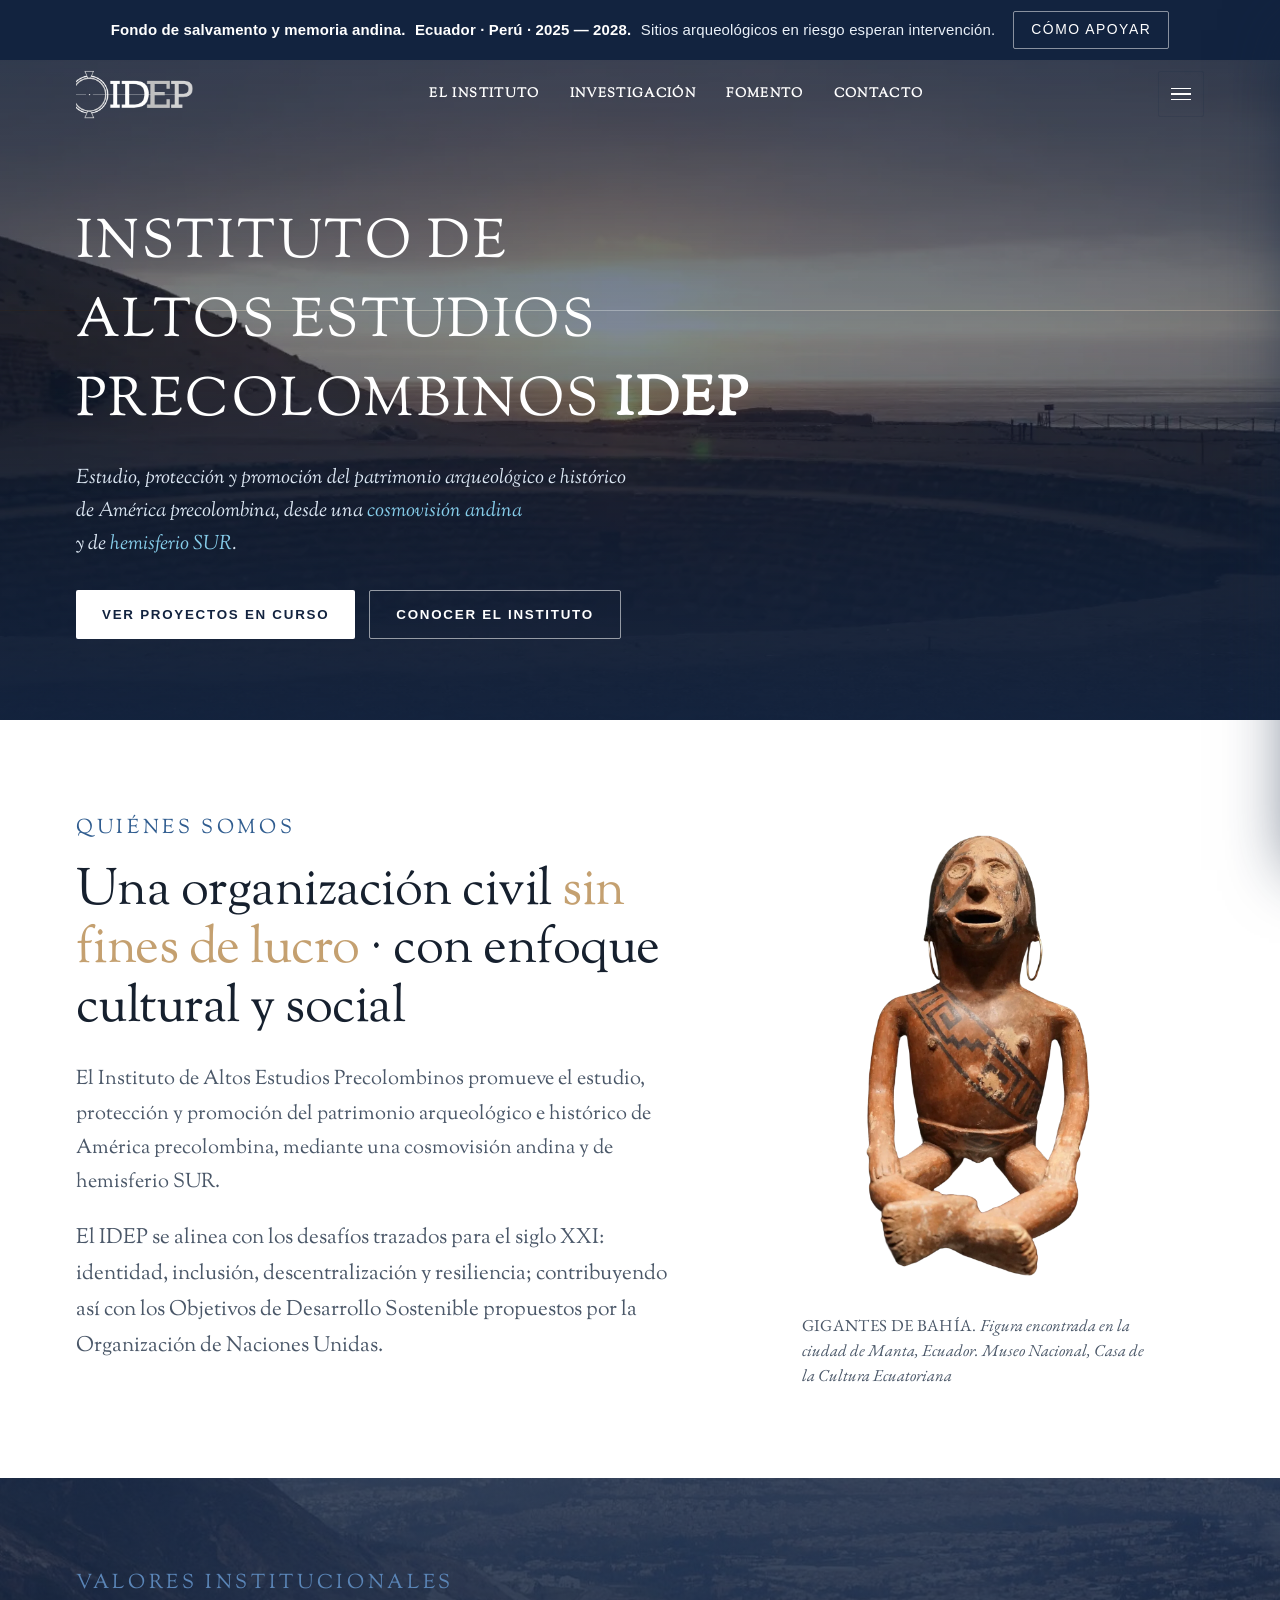
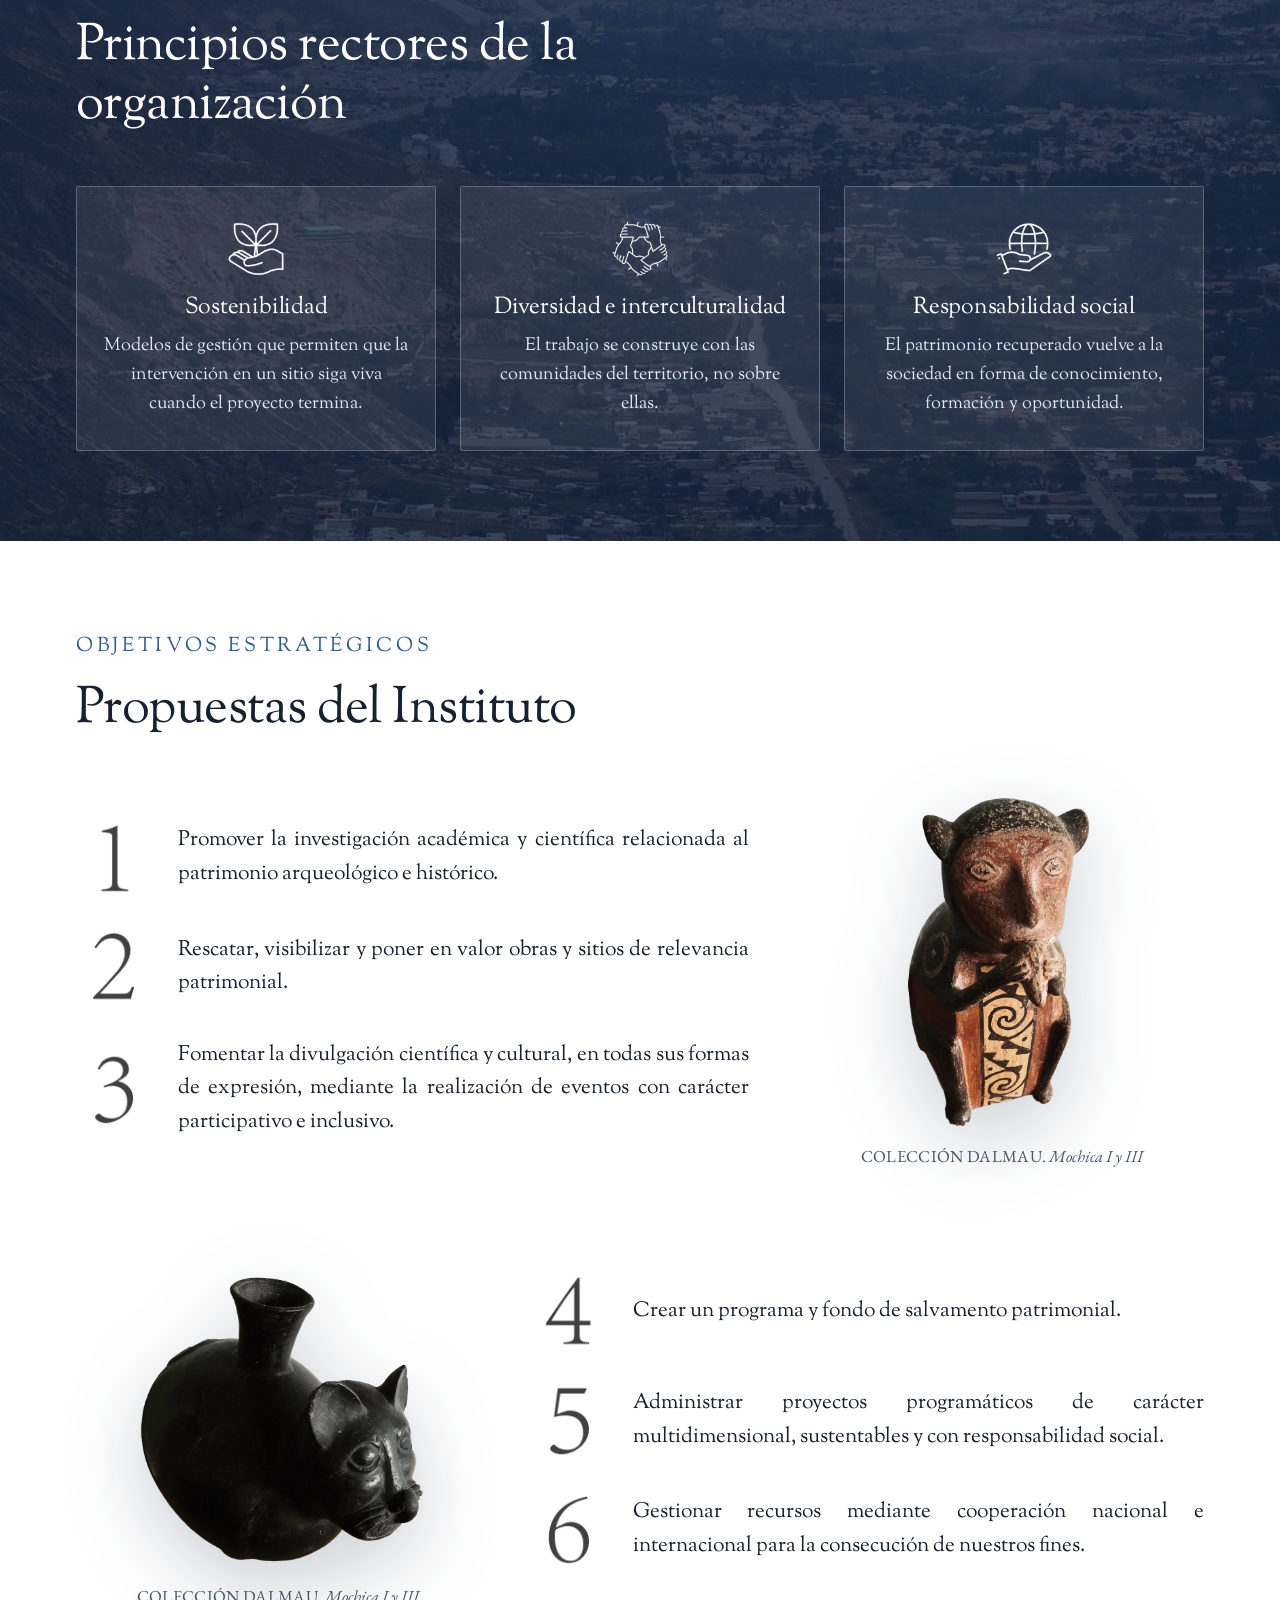
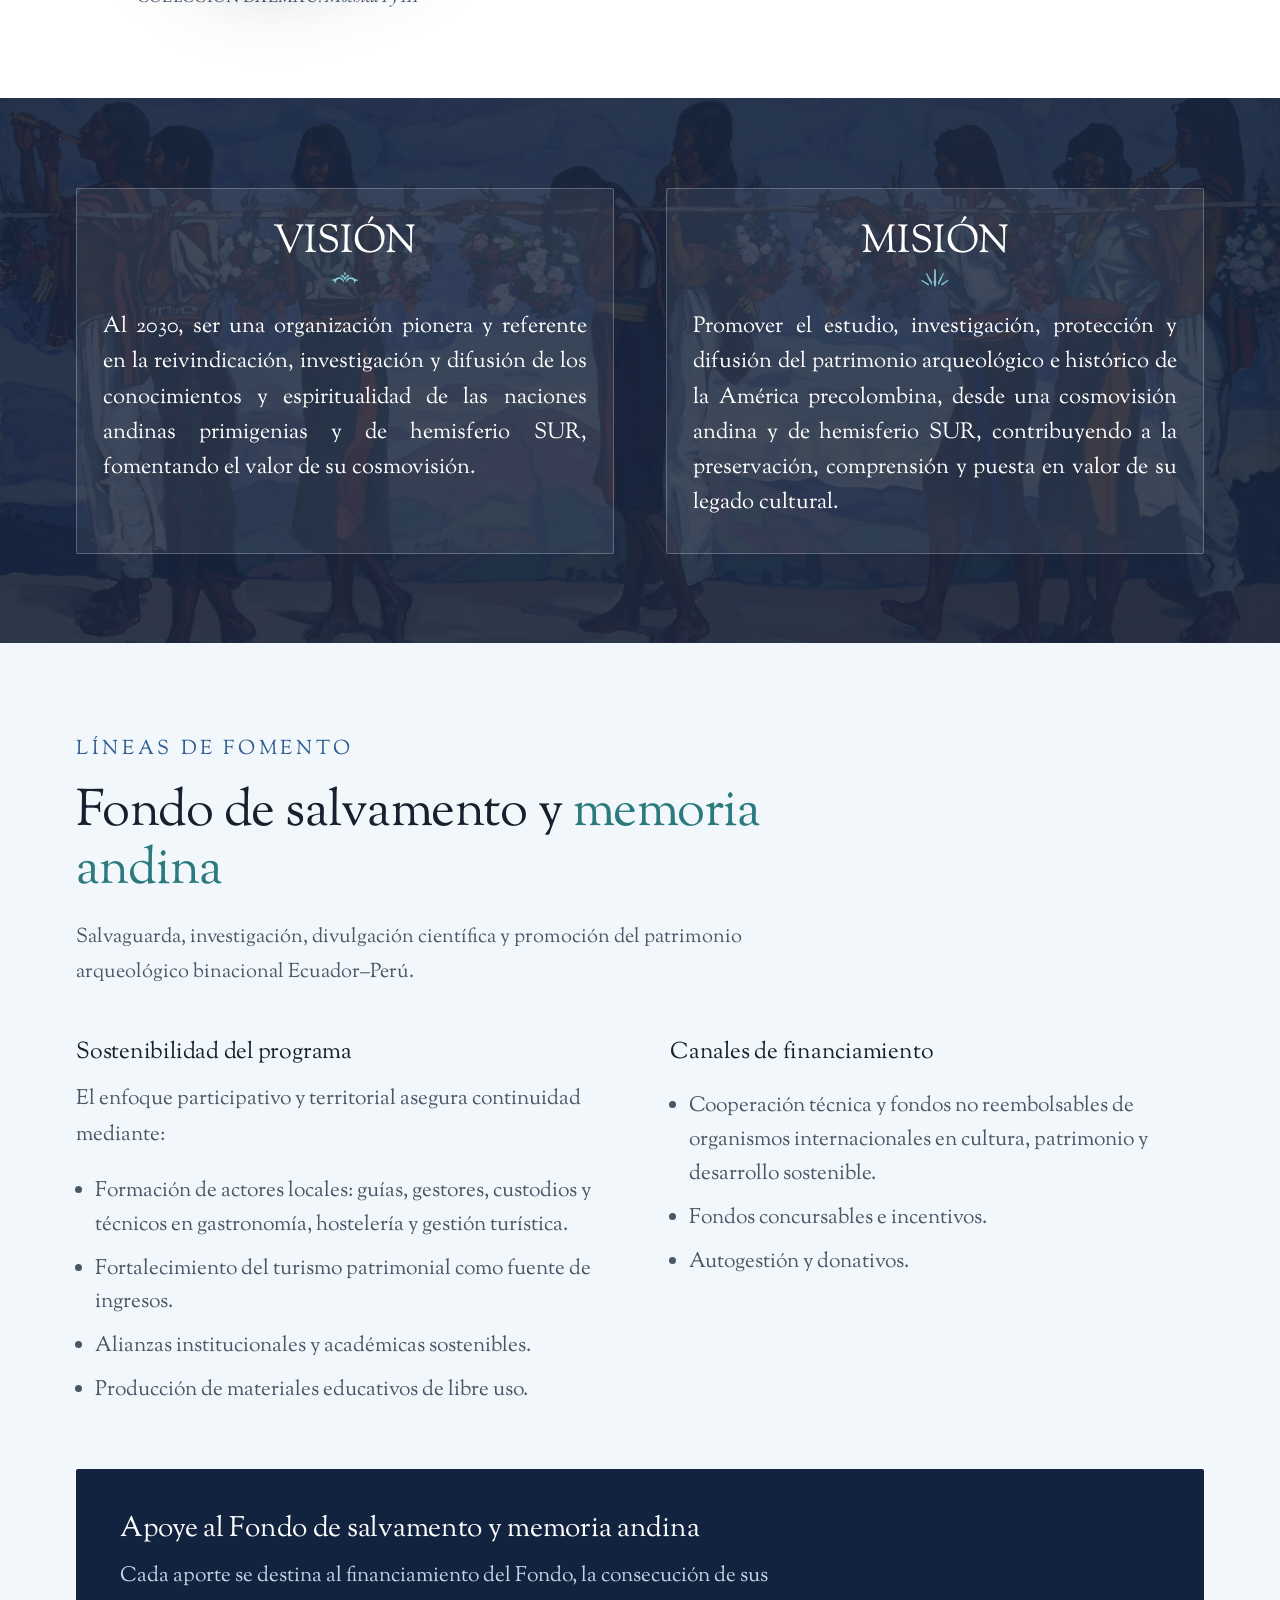
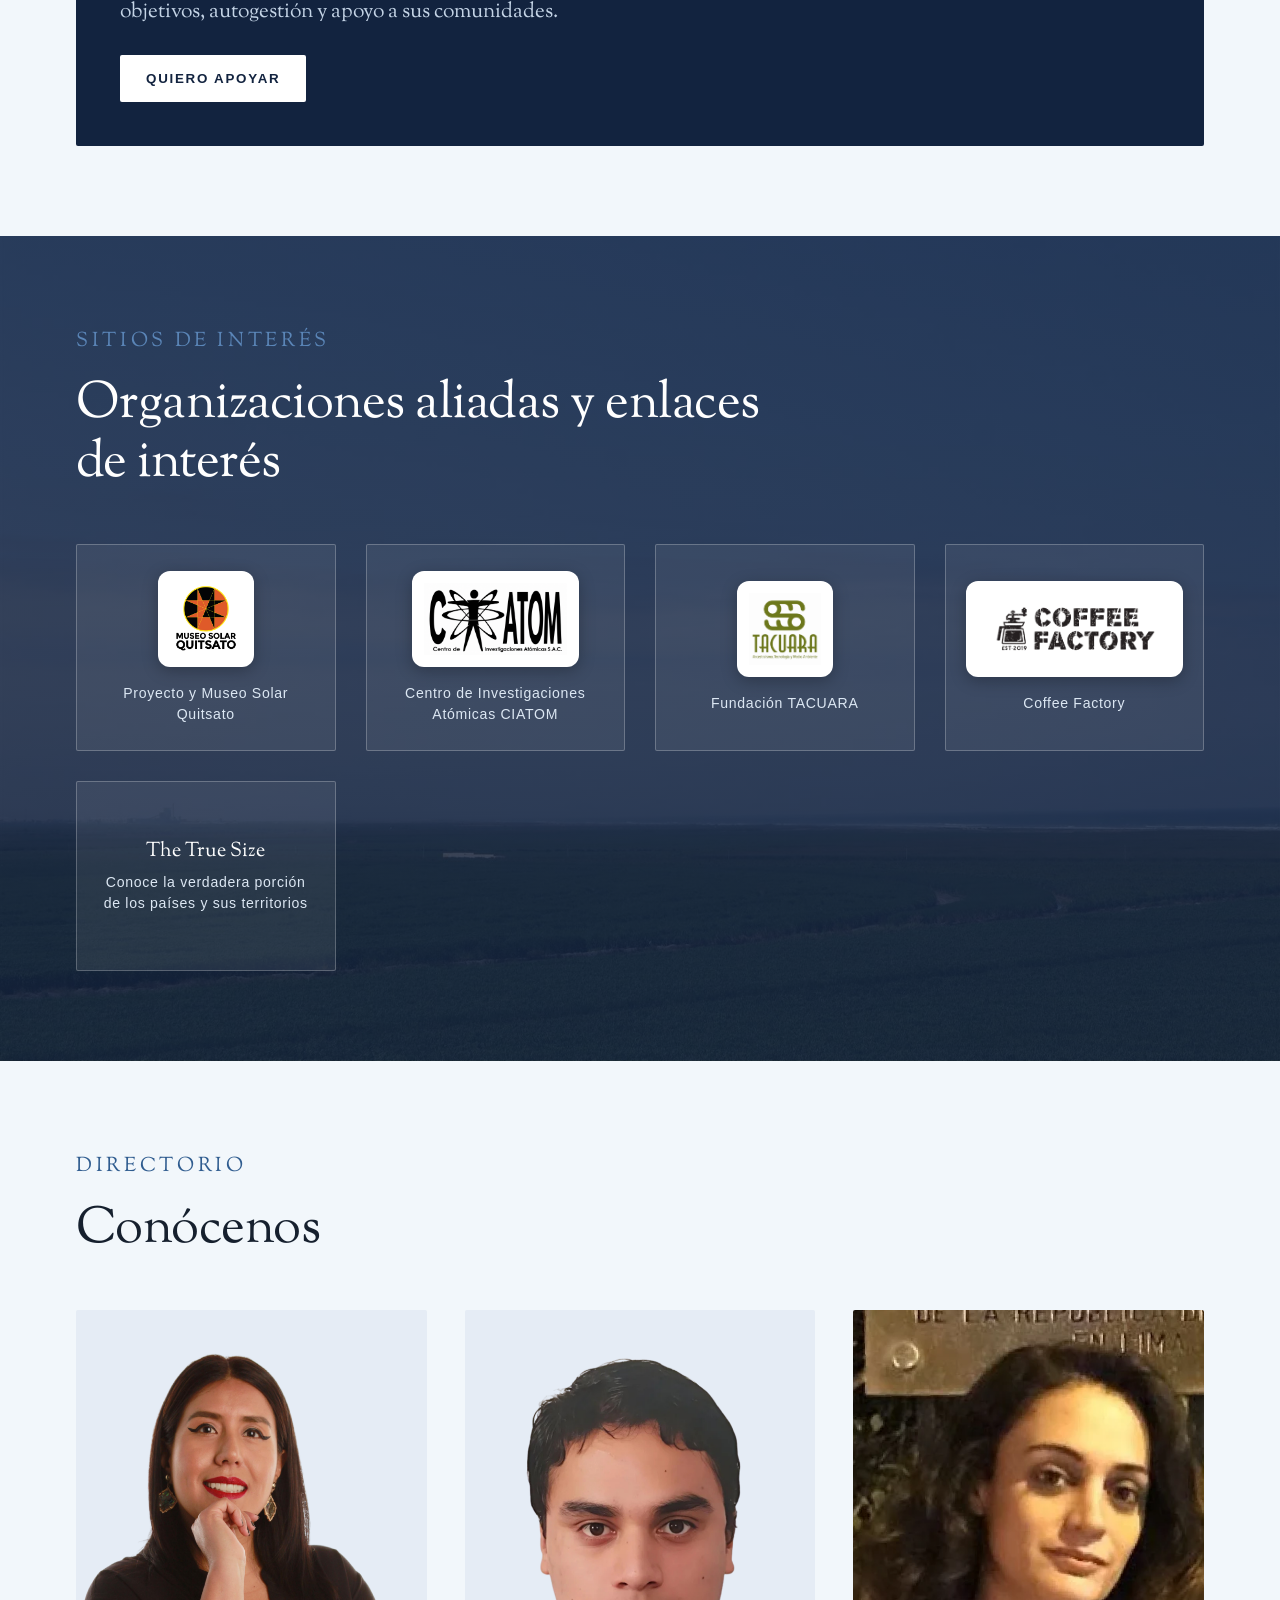
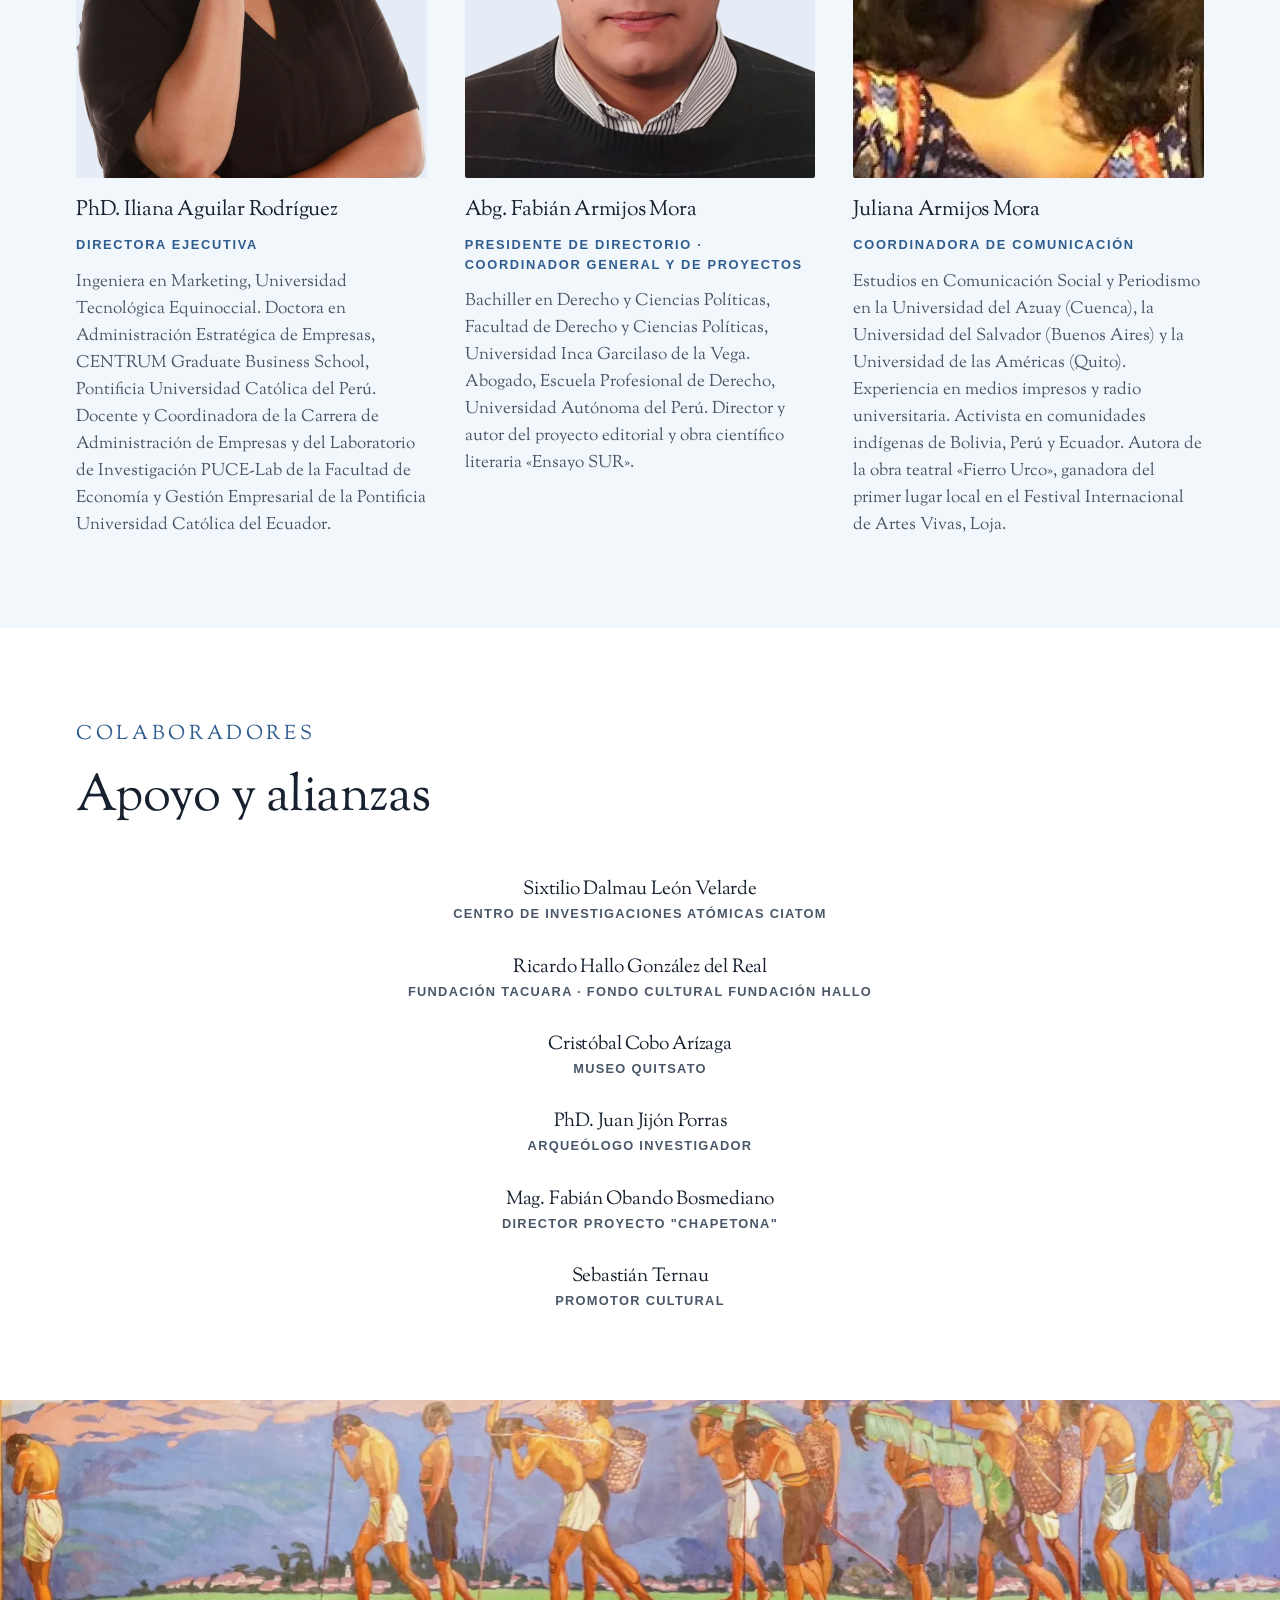
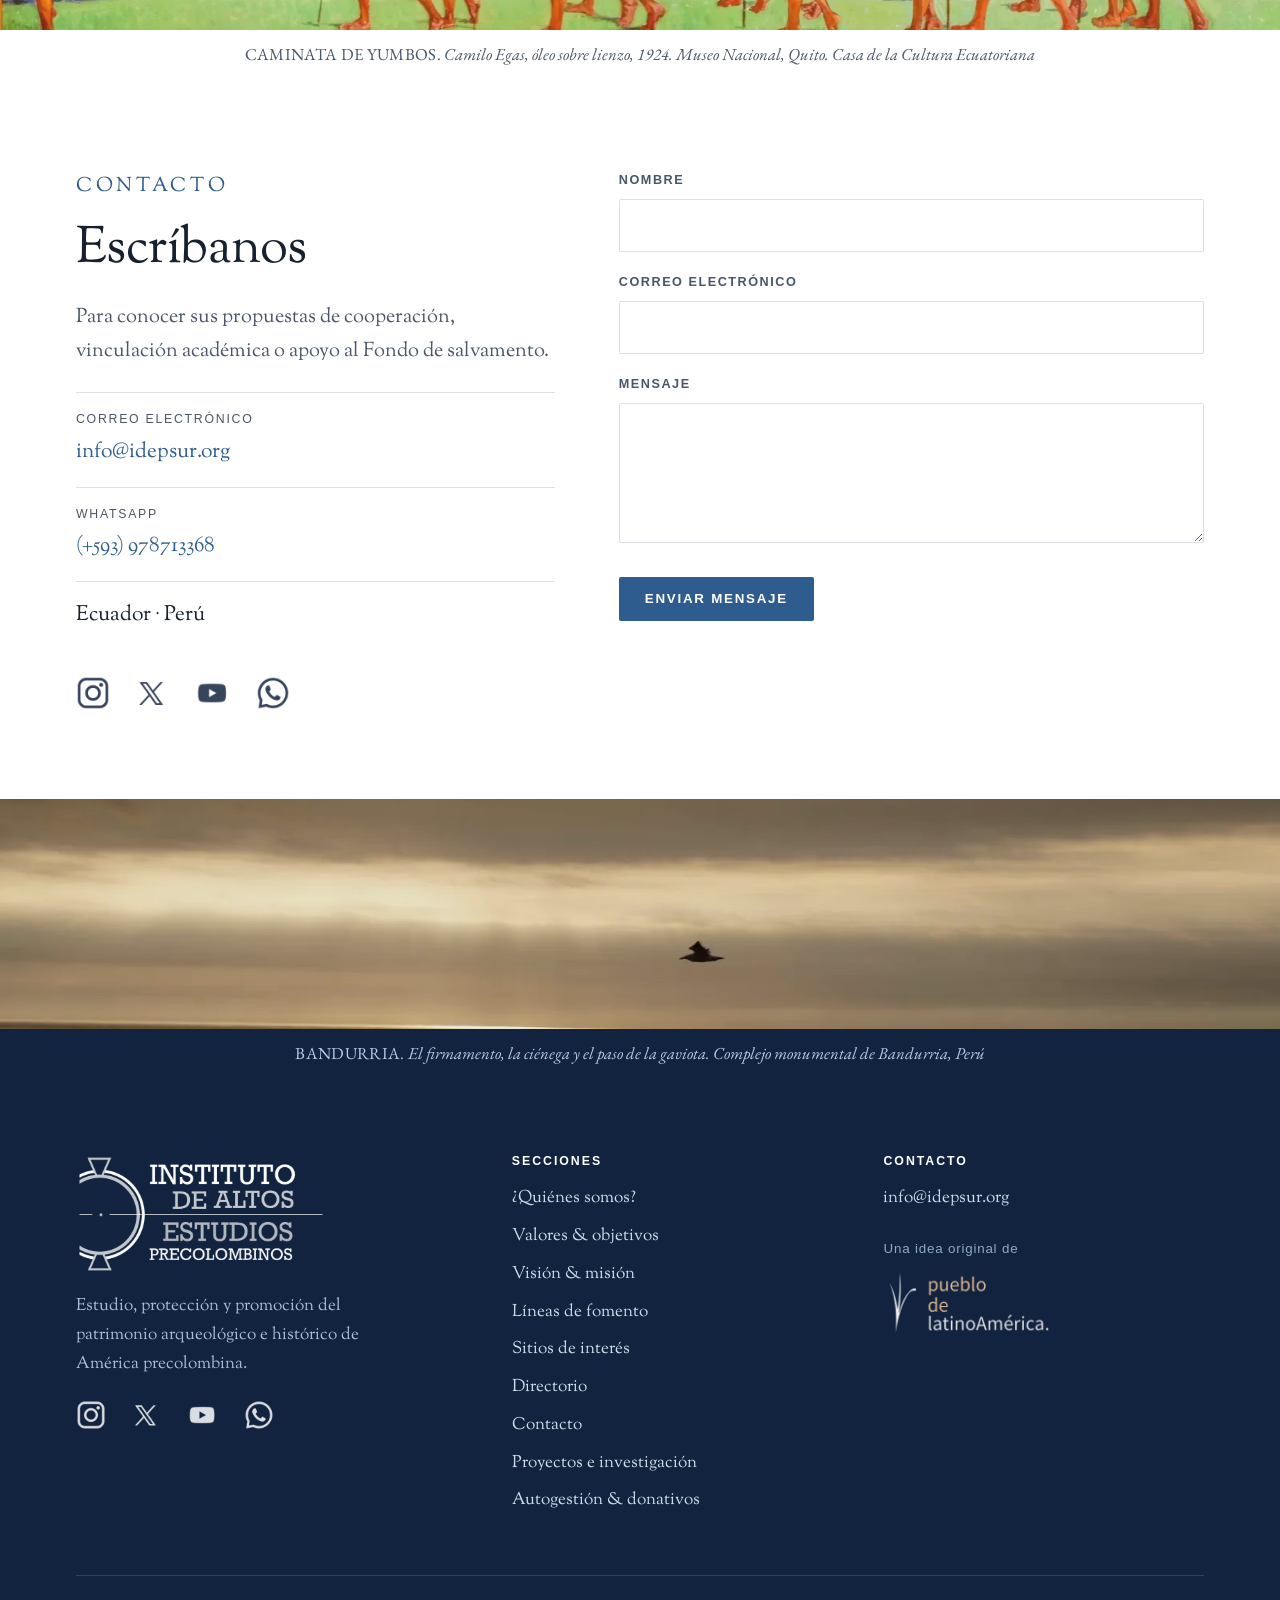
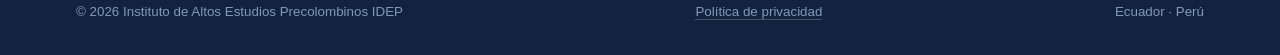
<file: index.html>
<!DOCTYPE html>
<html lang="es">
<head>
<meta charset="utf-8">
<meta name="viewport" content="width=device-width, initial-scale=1">

<title>IDEP · Instituto de Altos Estudios Precolombinos</title>
<meta name="description" content="Instituto de Altos Estudios Precolombinos IDEP - Estudio, protección y promoción del patrimonio arqueológico de América precolombina">
<link rel="canonical" href="https://idepsur.org/">
<meta name="theme-color" content="#12233f">

<link rel="icon" href="assets/favicon.ico" sizes="any">
<link rel="icon" type="image/png" href="assets/favicon-512.png">
<link rel="apple-touch-icon" href="assets/apple-touch-icon.png">

<meta property="og:type" content="website">
<meta property="og:site_name" content="Instituto de Altos Estudios Precolombinos IDEP">
<meta property="og:locale" content="es_EC">
<meta property="og:url" content="https://idepsur.org/">
<meta property="og:title" content="IDEP · Instituto de Altos Estudios Precolombinos">
<meta property="og:description" content="Instituto de Altos Estudios Precolombinos IDEP - Estudio, protección y promoción del patrimonio arqueológico de América precolombina">
<meta property="og:image" content="https://idepsur.org/assets/og-idep.jpg">
<meta property="og:image:secure_url" content="https://idepsur.org/assets/og-idep.jpg">
<meta property="og:image:type" content="image/jpeg">
<meta property="og:image:width" content="1200">
<meta property="og:image:height" content="630">
<meta name="twitter:card" content="summary_large_image">
<meta name="twitter:image" content="https://idepsur.org/assets/og-idep.jpg">

<link rel="preconnect" href="https://fonts.googleapis.com">
<link rel="preconnect" href="https://fonts.gstatic.com" crossorigin>
<link href="https://fonts.googleapis.com/css2?family=Bodoni+Moda:opsz,wght@6..96,400&family=EB+Garamond:ital@0;1&family=Sorts+Mill+Goudy:ital@0;1&display=swap" rel="stylesheet">
<link rel="stylesheet" href="assets/estilos.css">

<script src="assets/pixel.js"></script>
<noscript><img height="1" width="1" style="display:none" alt=""
src="https://www.facebook.com/tr?id=1376010187844881&ev=PageView&noscript=1"></noscript>

<!-- Google tag (gtag.js) -->
<script async src="https://www.googletagmanager.com/gtag/js?id=G-ZF6ZLGMB7N"></script>
<script>
  window.dataLayer = window.dataLayer || [];
  function gtag(){dataLayer.push(arguments);}
  gtag('js', new Date());
  gtag('config', 'G-ZF6ZLGMB7N');
</script>
</head>
<body>

<!--#CHROME-SUPERIOR#-->
<!-- CORRECCIÓN 1 · la barra lleva "Ecuador · Perú · 2025 — 2028".
     Las tres frases van en <span> separados para poder quebrarlas
     en tres líneas centradas en celular (PARTE 2.7). -->
<div class="barra-apoyo">
  <div class="wrap">
    <span>
      <span class="frase"><strong>Fondo de salvamento y memoria andina.</strong></span>
      <span class="frase"><strong>Ecuador · Perú · 2025 — 2028.</strong></span>
      <span class="frase">Sitios arqueológicos en riesgo esperan intervención.</span>
    </span>
    <a href="autogestion-donativos.html">Cómo apoyar</a>
  </div>
</div>

<!-- CORRECCIÓN 2 · logo de siglas. CORRECCIÓN 3 · botón de tres líneas, sin la palabra "Menú". -->
<header class="cabecera" id="cabecera">
  <div class="wrap">
    <a class="marca" href="#inicio" aria-label="IDEP, inicio">
      <img class="logo-claro" src="assets/img/logo-fondo-oscuro-web.png" width="720" height="351" alt="IDEP">
      <img class="logo-oscuro" src="assets/img/logo-siglas-oscuro-recortado.png" width="720" height="351" alt="IDEP">
    </a>

    <!-- Submenú desplegable, solo escritorio (min-width:1024px). -->
    <nav class="nav-desk" aria-label="Secciones del sitio">
      <div class="nav-item">
        <a class="nav-titulo" href="#quienes">EL INSTITUTO</a>
        <div class="nav-panel">
          <a href="#quienes"><span class="txt">¿Quiénes somos?</span><span class="ir">Ir a la página</span></a>
          <a href="#valores"><span class="txt">Valores &amp; objetivos</span><span class="ir">Ir a la página</span></a>
          <a href="#mision"><span class="txt">Visión &amp; misión</span><span class="ir">Ir a la página</span></a>
          <a href="#enlaces"><span class="txt">Sitios de interés</span><span class="ir">Ir a la página</span></a>
          <a href="#directorio"><span class="txt">Directorio</span><span class="ir">Ir a la página</span></a>
        </div>
      </div>
      <div class="nav-item">
        <a class="nav-titulo" href="proyectos-investigacion.html#lineas">INVESTIGACIÓN</a>
        <div class="nav-panel">
          <a href="proyectos-investigacion.html#lineas"><span class="txt">Líneas de trabajo</span><span class="ir">Ir a la página</span></a>
          <a href="proyectos-investigacion.html#sitios"><span class="txt">Sitios de intervención</span><span class="ir">Ir a la página</span></a>
          <a href="proyectos-investigacion.html#divulgacion"><span class="txt">Investigación &amp; divulgación</span><span class="ir">Ir a la página</span></a>
        </div>
      </div>
      <div class="nav-item">
        <a class="nav-titulo" href="#fomento">FOMENTO</a>
        <div class="nav-panel">
          <a href="#fomento"><span class="txt">Fondo de salvamento</span><span class="ir">Ir a la página</span></a>
          <a href="autogestion-donativos.html#ensayo"><span class="txt">Ensayo SUR</span><span class="ir">Ir a la página</span></a>
          <a href="autogestion-donativos.html#paquetes"><span class="txt">Paquetes de aporte</span><span class="ir">Ir a la página</span></a>
        </div>
      </div>
      <a class="nav-titulo nav-directo" href="#contacto">CONTACTO</a>
    </nav>

    <button class="btn-menu" id="btnMenu" aria-expanded="false" aria-controls="panel" aria-label="Abrir menú">
      <span class="barras" aria-hidden="true"><i></i><i></i><i></i></span>
    </button>
  </div>
</header>

<div class="velo" id="velo"></div>

<nav class="panel" id="panel" aria-label="Menú principal">
  <div class="panel-cab">
    <span>Secciones</span>
    <button class="cerrar" id="btnCerrar" aria-label="Cerrar menú">&times;</button>
  </div>
  <div class="panel-cuerpo">
    <a class="item" href="#inicio" aria-current="page">Inicio</a>
    <a class="item" href="#quienes">¿Quiénes somos?</a>
    <a class="item" href="#valores">Valores &amp; objetivos</a>
    <a class="item" href="#mision">Visión &amp; misión</a>
    <a class="item" href="#fomento">Líneas de fomento</a>
    <a class="item" href="#enlaces">Sitios de interés</a>
    <a class="item" href="#directorio">Directorio</a>
    <a class="item" href="#contacto">Contacto</a>

    <div class="grupo-otras">
      <p class="rotulo">Explorar</p>
      <a class="item externo" href="proyectos-investigacion.html">
        <span>Proyectos e investigación</span>
        <svg viewBox="0 0 24 24" fill="none" stroke="currentColor" stroke-width="1.6"
             stroke-linecap="round" stroke-linejoin="round" aria-hidden="true">
          <path d="M18 13v6a2 2 0 0 1-2 2H5a2 2 0 0 1-2-2V8a2 2 0 0 1 2-2h6"/>
          <path d="M15 3h6v6"/><path d="M10 14L21 3"/>
        </svg>
      </a>
      <a class="item externo" href="autogestion-donativos.html">
        <span>Autogestión &amp; donativos</span>
        <svg viewBox="0 0 24 24" fill="none" stroke="currentColor" stroke-width="1.6"
             stroke-linecap="round" stroke-linejoin="round" aria-hidden="true">
          <path d="M18 13v6a2 2 0 0 1-2 2H5a2 2 0 0 1-2-2V8a2 2 0 0 1 2-2h6"/>
          <path d="M15 3h6v6"/><path d="M10 14L21 3"/>
        </svg>
      </a>
    </div>
  </div>
</nav>
<!--#/CHROME-SUPERIOR#-->

<!-- CORRECCIÓN 4 · sin el rótulo "Ecuador · Perú · 2025 — 2028" encima,
     título en mayúsculas con IDEP, y bajada sin "el", "la", "la".
     PARTE 2.2 · "IDEP" va pegado a "PRECOLOMBINOS" con un espacio duro. -->
<section class="portada" id="inicio">
  <img class="portada-fondo" id="portadaFondo" src="assets/img/hero-plaza.webp"
    srcset="assets/img/hero-plaza-800.webp 800w, assets/img/hero-plaza-1280.webp 1280w, assets/img/hero-plaza.webp 1922w"
    sizes="100vw" width="1922" height="1080" fetchpriority="high" decoding="async" alt="">
  <div class="wrap">
    <h1>INSTITUTO DE <span style="white-space:nowrap">ALTOS ESTUDIOS</span> PRECOLOMBINOS&nbsp;<strong>IDEP</strong></h1>
    <p class="sub">Estudio, protección y promoción del patrimonio arqueológico e histórico de América precolombina, desde una <span style="color:#87ceeb">cosmovisión andina</span> <span style="white-space:nowrap">y de <span style="color:#87ceeb">hemisferio SUR</span>.</span></p>
    <div class="acciones">
      <a class="btn btn-solido" href="proyectos-investigacion.html">Ver proyectos en curso</a>
      <a class="btn btn-linea" href="#quienes">Conocer el instituto</a>
    </div>
  </div>
</section>

<!-- CORRECCIÓN 10 · título sin punto final. CORRECCIÓN 11 · imagen sin fondo.
     CORRECCIÓN 24 · pie de foto del cuadro. -->
<section id="quienes">
  <div class="wrap dos-col">
    <div class="rv">
      <p class="kicker">Quiénes somos</p>
      <h2>Una organización civil <span style="color:#c4a070">sin fines de lucro</span> · con enfoque cultural y social</h2>
      <p class="lead" style="margin-top:24px">El Instituto de Altos Estudios Precolombinos promueve el estudio, protección y promoción del patrimonio arqueológico e histórico de América precolombina, mediante una cosmovisión andina y de hemisferio SUR.</p>
      <p style="color:var(--tinta-suave)">El IDEP se alinea con los desafíos trazados para el siglo XXI: identidad, inclusión, descentralización y resiliencia; contribuyendo así con los Objetivos de Desarrollo Sostenible propuestos por la Organización de Naciones Unidas.</p>
    </div>
    <figure class="rv">
      <img src="assets/img/pieza-sedente.webp" width="1100" height="1533" loading="lazy" decoding="async" alt="Figura cerámica precolombina en posición sedente">
      <figcaption><span class="pie-titulo">Gigantes de Bahía.</span> <em>Figura encontrada en la ciudad de Manta, Ecuador. Museo Nacional, Casa de la Cultura Ecuatoriana</em></figcaption>
    </figure>
  </div>
</section>

<!-- CORRECCIÓN 12 · título nuevo, números sin cero, íconos.
     PARTE 2.3 · los tres íconos igualados (archivos *-igual.png). -->
<section class="celeste" id="valores">
  <div class="wrap">
    <div class="cab-seccion rv">
      <p class="kicker">Valores institucionales</p>
      <h2>Principios rectores de la organización</h2>
    </div>
    <div class="valores">
      <article class="valor">
        <div class="icono"><img src="assets/img/valor-sostenibilidad-igual.png" width="400" height="400" loading="lazy" decoding="async" alt=""></div>
        <h3>Sostenibilidad</h3>
        <p>Modelos de gestión que permiten que la intervención en un sitio siga viva cuando el proyecto termina.</p>
      </article>
      <article class="valor">
        <div class="icono"><img src="assets/img/valor-diversidad-igual.png" width="400" height="400" loading="lazy" decoding="async" alt=""></div>
        <h3>Diversidad e interculturalidad</h3>
        <p>El trabajo se construye con las comunidades del territorio, no sobre ellas.</p>
      </article>
      <article class="valor">
        <div class="icono"><img src="assets/img/valor-responsabilidad-igual.png" width="400" height="400" loading="lazy" decoding="async" alt=""></div>
        <h3>Responsabilidad social</h3>
        <p>El patrimonio recuperado vuelve a la sociedad en forma de conocimiento, formación y oportunidad.</p>
      </article>
    </div>
  </div>
</section>

<!-- CORRECCIÓN 13 y PARTE 2.6 · fondo BLANCO, números grandes en Bodoni Moda
     centrados verticalmente respecto al texto, con las dos piezas.
     Sigue el modelo de mockup-objetivos.html. -->
<section id="objetivos">
  <div class="wrap">
    <div class="cab-seccion rv">
      <p class="kicker">Objetivos estratégicos</p>
      <h2>Propuestas del Instituto</h2>
    </div>

    <div class="objetivos-zona">
    <div class="bloque rv">
      <div class="objetivos-txt">
        <div class="objetivo">
          <span class="n"><img src="assets/img/numero1-objetivos-estrategicos.webp" width="320" height="320" loading="lazy" decoding="async" alt="1"></span>
          <p>Promover la investigación académica y científica relacionada al patrimonio arqueológico e histórico.</p>
        </div>
        <div class="objetivo">
          <span class="n"><img src="assets/img/numero2-objetivos-estrategicos.webp" width="320" height="320" loading="lazy" decoding="async" alt="2"></span>
          <p>Rescatar, visibilizar y poner en valor obras y sitios de relevancia patrimonial.</p>
        </div>
        <div class="objetivo">
          <span class="n"><img src="assets/img/numero3-objetivos-estrategicos.webp" width="320" height="320" loading="lazy" decoding="async" alt="3"></span>
          <p>Fomentar la divulgación científica y cultural, en todas sus formas de expresión, mediante la realización de eventos con carácter participativo e inclusivo.</p>
        </div>
      </div>
      <div class="pieza">
        <figure>
          <img src="assets/img/pieza-felino.webp" loading="lazy" decoding="async" alt="Vasija cerámica precolombina con figura felina">
          <figcaption><span class="pie-titulo">Colección DALMAU.</span> <em>Mochica I y III</em></figcaption>
        </figure>
      </div>
    </div>

    <div class="bloque invertido rv">
      <div class="pieza">
        <figure>
          <img src="assets/img/pieza-felino-negro.webp" loading="lazy" decoding="async" alt="Vasija cerámica precolombina de cerámica negra">
          <figcaption><span class="pie-titulo">Colección DALMAU.</span> <em>Mochica I y III</em></figcaption>
        </figure>
      </div>
      <div class="objetivos-txt">
        <div class="objetivo">
          <span class="n"><img src="assets/img/numero4-objetivos-estrategicos.webp" width="320" height="320" loading="lazy" decoding="async" alt="4"></span>
          <p>Crear un programa y fondo de salvamento patrimonial.</p>
        </div>
        <div class="objetivo">
          <span class="n"><img src="assets/img/numero5-objetivos-estrategicos.webp" width="320" height="320" loading="lazy" decoding="async" alt="5"></span>
          <p>Administrar proyectos programáticos de carácter multidimensional, sustentables y con responsabilidad social.</p>
        </div>
        <div class="objetivo">
          <span class="n"><img src="assets/img/numero6-objetivos-estrategicos.webp" width="320" height="320" loading="lazy" decoding="async" alt="6"></span>
          <p>Gestionar recursos mediante cooperación nacional e internacional para la consecución de nuestros fines.</p>
        </div>
      </div>
    </div>
    </div>
  </div>
</section>

<!-- Visión y misión · una sola sección con fondo compartido azul marino,
     en dos columnas iguales en escritorio y apiladas en celular. -->
<section class="vm">
  <div class="wrap vm-grid">
    <div class="vm-col" id="vision">
      <p class="titulo-vm">Visión</p>
      <img class="simbolo-vm" src="assets/img/simbolo-1.png" alt="" loading="lazy">
      <p class="texto-vm rv">Al 2030, ser una organización pionera y referente en la reivindicación, investigación y difusión de los conocimientos y espiritualidad de las naciones andinas primigenias y de hemisferio SUR, fomentando el valor de su cosmovisión.</p>
    </div>
    <div class="vm-col" id="mision">
      <p class="titulo-vm">Misión</p>
      <img class="simbolo-vm" src="assets/img/simbolo-2.png" alt="" loading="lazy">
      <p class="texto-vm rv">Promover el estudio, investigación, protección y difusión del patrimonio arqueológico e histórico de la América precolombina, desde una cosmovisión andina y de hemisferio SUR, contribuyendo a la preservación, comprensión y puesta en valor de su legado cultural.</p>
    </div>
  </div>
</section>

<!-- CORRECCIÓN 17 · el cuadro azul cambia de título y lleva a donativos. -->
<section class="celeste" id="fomento">
  <div class="wrap">
    <div class="cab-seccion rv">
      <p class="kicker">Líneas de fomento</p>
      <h2>Fondo de salvamento y <span style="color:#2b7a7d">memoria andina</span></h2>
      <p class="lead">Salvaguarda, investigación, divulgación científica y promoción del patrimonio arqueológico binacional Ecuador–Perú.</p>
    </div>

    <div class="fomento-grid">
      <div class="bloque-lista rv">
        <h3>Sostenibilidad del programa</h3>
        <p style="color:var(--tinta-suave);margin-top:0">El enfoque participativo y territorial asegura continuidad mediante:</p>
        <ul>
          <li>Formación de actores locales: guías, gestores, custodios y técnicos en gastronomía, hostelería y gestión turística.</li>
          <li>Fortalecimiento del turismo patrimonial como fuente de ingresos.</li>
          <li>Alianzas institucionales y académicas sostenibles.</li>
          <li>Producción de materiales educativos de libre uso.</li>
        </ul>
      </div>
      <div class="bloque-lista rv">
        <h3>Canales de financiamiento</h3>
        <ul style="margin-top:24px">
          <li>Cooperación técnica y fondos no reembolsables de organismos internacionales en cultura, patrimonio y desarrollo sostenible.</li>
          <li>Fondos concursables e incentivos.</li>
          <li>Autogestión y donativos.</li>
        </ul>
      </div>
    </div>

    <div class="caja-apoyo rv">
      <h3>Apoye al Fondo de salvamento y memoria andina</h3>
      <p>Cada aporte se destina al financiamiento del Fondo, la consecución de sus objetivos, autogestión y apoyo a sus comunidades.</p>
      <a class="btn btn-solido" href="autogestion-donativos.html">Quiero apoyar</a>
    </div>
  </div>
</section>

<!-- CORRECCIÓN 19 · título nuevo. PARTE 2.10 · cuatro logos y una entrada de solo texto. -->
<section id="enlaces">
  <div class="wrap">
    <div class="cab-seccion rv">
      <p class="kicker">Sitios de interés</p>
      <h2>Organizaciones aliadas y enlaces de interés</h2>
    </div>
    <div class="aliados">
      <a class="aliado rv" href="https://quitsato.org/" target="_blank" rel="noopener">
        <span class="marco"><img src="assets/img/aliados/quitsato.png" width="512" height="512" loading="lazy" decoding="async" alt="Quitsato"></span>
        <span class="nombre">Proyecto y Museo Solar Quitsato</span>
      </a>
      <a class="aliado rv" href="https://ciatom.com/" target="_blank" rel="noopener">
        <span class="marco"><img src="assets/img/aliados/ciatom.png" width="1768" height="890" loading="lazy" decoding="async" alt="CIATOM"></span>
        <span class="nombre">Centro de Investigaciones Atómicas CIATOM</span>
      </a>
      <a class="aliado rv" href="https://www.instagram.com/tacuara.ec/" target="_blank" rel="noopener">
        <span class="marco"><img src="assets/img/aliados/tacuara.png" width="1254" height="1254" loading="lazy" decoding="async" alt="Fundación TACUARA"></span>
        <span class="nombre">Fundación TACUARA</span>
      </a>
      <div class="aliado rv">
        <span class="marco"><img src="assets/img/aliados/coffee-factory.png" width="1743" height="648" loading="lazy" decoding="async" alt="Coffee Factory"></span>
        <span class="nombre">Coffee Factory</span>
      </div>
      <a class="aliado solo-texto rv" href="https://thetruesize.com/" target="_blank" rel="noopener">
        <span class="titulo">The True Size</span>
        <span class="nombre">Conoce la verdadera porción de los países y sus territorios</span>
      </a>
    </div>
  </div>
</section>

<!-- CORRECCIÓN 20 · "Directiva" pasa a "Directorio" y el título a "Conócenos".
     PARTE 2.4 · es una sección separada de "Quiénes somos".
     PARTE 2.5 · Juliana queda con el recuadro de fotografía pendiente.
     Va justo antes de Contacto, en el mismo orden que el menú. -->
<section class="celeste" id="directorio">
  <div class="wrap">
    <div class="cab-seccion rv">
      <p class="kicker">Directorio</p>
      <h2>Conócenos</h2>
    </div>
    <div class="equipo">
      <article class="persona rv">
        <div class="retrato"><img src="assets/img/equipo-iliana.png" width="672" height="894" loading="lazy" decoding="async" alt="PhD. Iliana Aguilar Rodríguez"></div>
        <h3>PhD. Iliana Aguilar Rodríguez</h3>
        <p class="cargo">Directora Ejecutiva</p>
        <p class="bio">Ingeniera en Marketing, Universidad Tecnológica Equinoccial. Doctora en Administración Estratégica de Empresas, CENTRUM Graduate Business School, Pontificia Universidad Católica del Perú. Docente y Coordinadora de la Carrera de Administración de Empresas y del Laboratorio de Investigación PUCE-Lab de la Facultad de Economía y Gestión Empresarial de la Pontificia Universidad Católica del Ecuador.</p>
      </article>
      <article class="persona rv">
        <div class="retrato"><img src="assets/img/fabian-armijos-mora.png" width="672" height="894" loading="lazy" decoding="async" alt="Abg. Fabián Armijos Mora"></div>
        <h3>Abg. Fabián Armijos Mora</h3>
        <p class="cargo">Presidente de Directorio · Coordinador General y de Proyectos</p>
        <p class="bio">Bachiller en Derecho y Ciencias Políticas, Facultad de Derecho y Ciencias Políticas, Universidad Inca Garcilaso de la Vega. Abogado, Escuela Profesional de Derecho, Universidad Autónoma del Perú. Director y autor del proyecto editorial y obra científico literaria «Ensayo SUR».</p>
      </article>
      <article class="persona rv">
        <div class="retrato"><img src="assets/img/juliana-armijos-mora.webp" width="683" height="599" loading="lazy" decoding="async" alt="Juliana Armijos Mora"></div>
        <h3>Juliana Armijos Mora</h3>
        <p class="cargo">Coordinadora de Comunicación</p>
        <p class="bio">Estudios en Comunicación Social y Periodismo en la Universidad del Azuay (Cuenca), la Universidad del Salvador (Buenos Aires) y la Universidad de las Américas (Quito). Experiencia en medios impresos y radio universitaria. Activista en comunidades indígenas de Bolivia, Perú y Ecuador. Autora de la obra teatral «Fierro Urco», ganadora del primer lugar local en el Festival Internacional de Artes Vivas, Loja.</p>
      </article>
    </div>
  </div>
</section>

<!-- Colaboradores: mismo formato que el Directorio, pero sin foto. -->
<section id="colaboradores">
  <div class="wrap">
    <div class="cab-seccion rv">
      <p class="kicker">Colaboradores</p>
      <h2>Apoyo y alianzas</h2>
    </div>
    <div class="equipo equipo-fila">
      <article class="persona sin-foto rv">
        <h3>Sixtilio Dalmau León Velarde</h3>
        <p class="cargo">Centro de Investigaciones Atómicas CIATOM</p>
      </article>
      <article class="persona sin-foto rv">
        <h3>Ricardo Hallo González del Real</h3>
        <p class="cargo">Fundación Tacuara<span class="sep-desk"> · </span><br class="br-mob">Fondo cultural Fundación Hallo</p>
      </article>
      <article class="persona sin-foto rv">
        <h3>Cristóbal Cobo Arízaga</h3>
        <p class="cargo">Museo Quitsato</p>
      </article>
      <article class="persona sin-foto rv">
        <h3>PhD. Juan Jijón Porras</h3>
        <p class="cargo">Arqueólogo investigador</p>
      </article>
      <article class="persona sin-foto rv">
        <h3>Mag. Fabián Obando Bosmediano</h3>
        <p class="cargo">Director Proyecto "Chapetona"</p>
      </article>
      <article class="persona sin-foto rv">
        <h3>Sebastián Ternau</h3>
        <p class="cargo">Promotor Cultural</p>
      </article>
    </div>
  </div>
</section>

<div class="franja franja-clara">
  <div class="marco"><img src="assets/img/franja-yumbos.webp"
    srcset="assets/img/franja-yumbos-900.webp 900w, assets/img/franja-yumbos-1600.webp 1600w, assets/img/franja-yumbos.webp 2400w"
    sizes="100vw" width="2400" height="578" loading="lazy" decoding="async"
    alt="Caminata de yumbos, óleo de Camilo Egas"></div>
  <figcaption><span class="pie-titulo">Caminata de yumbos.</span> <em>Camilo Egas, óleo sobre lienzo, 1924. Museo Nacional, Quito. Casa de la Cultura Ecuatoriana</em></figcaption>
</div>

<!-- CORRECCIÓN 21 · solo info@idepsur.org y el texto nuevo. -->
<section id="contacto">
  <div class="wrap contacto-grid">
    <div class="rv">
      <p class="kicker">Contacto</p>
      <h2>Escríbanos</h2>
      <p class="lead" style="margin-top:20px">Para conocer sus propuestas de cooperación, vinculación académica o apoyo al Fondo de salvamento.</p>
      <ul class="correos">
        <li><span class="rol">Correo electrónico</span><a href="mailto:info@idepsur.org">info@idepsur.org</a></li>
        <li><span class="rol">WhatsApp</span><a href="https://wa.me/593978713368" target="_blank" rel="noopener">(+593) 978713368</a></li>
        <li>Ecuador · Perú</li>
      </ul>
      <!-- PARTE 2.11 · misma fila de iconos, aquí en la versión oscura. -->
      <div class="redes grande" style="margin-top:26px">
        <a href="https://www.instagram.com/idepdelsur/" target="_blank" rel="noopener" aria-label="Instagram"><img src="assets/img/icono-instagram.png" width="160" height="160" loading="lazy" decoding="async" alt="Instagram"></a>
        <a href="https://x.com/IdepSur" target="_blank" rel="noopener" aria-label="X"><img src="assets/img/icono-x.png" width="160" height="160" loading="lazy" decoding="async" alt="X"></a>
        <a href="https://www.youtube.com/playlist?list=PLWsQ3fmvFlFwiF9nfafirtIRTWFQOVO8X" target="_blank" rel="noopener" aria-label="YouTube"><img src="assets/img/icono-youtube.png" width="160" height="160" loading="lazy" decoding="async" alt="YouTube"></a>
        <a href="https://wa.me/593978713368" target="_blank" rel="noopener" aria-label="WhatsApp"><img src="assets/img/icono-whatsapp.png" width="160" height="160" loading="lazy" decoding="async" alt="WhatsApp"></a>
      </div>
    </div>
    <div class="rv">
      <form id="formContacto">
        <label for="nombre">Nombre</label>
        <input type="text" id="nombre" name="nombre" autocomplete="name" required>
        <label for="correo">Correo electrónico</label>
        <input type="email" id="correo" name="correo" autocomplete="email" required>
        <label for="mensaje">Mensaje</label>
        <textarea id="mensaje" name="mensaje" required></textarea>
        <button class="btn btn-azul" type="submit">Enviar mensaje</button>
        <p class="aviso-form" id="avisoForm"></p>
      </form>
    </div>
  </div>
</section>

<!-- CORRECCIÓN 22 · franja entre contacto y el pie. -->
<div class="franja">
  <div class="marco"><img src="assets/img/franja-bandurria.webp"
    srcset="assets/img/franja-bandurria-900.webp 900w, assets/img/franja-bandurria-1600.webp 1600w, assets/img/franja-bandurria.webp 2400w"
    sizes="100vw" width="2400" height="662" loading="lazy" decoding="async"
    alt="Vista del complejo monumental de Bandurria, Perú"></div>
  <figcaption><span class="pie-titulo">Bandurria.</span> <em>El firmamento, la ciénega y el paso de la gaviota. Complejo monumental de Bandurria, Perú</em></figcaption>
</div>

<!--#CHROME-INFERIOR#-->
<footer class="pie">
  <div class="wrap">
    <div class="pie-grid">
      <div>
        <img class="logo" src="assets/img/logo-blanco-solido-recortado.png" width="720" height="345" loading="lazy" decoding="async" alt="IDEP">
        <p style="max-width:38ch;margin:0">Estudio, protección y promoción del patrimonio arqueológico e histórico de América precolombina.</p>
        <!-- PARTE 2.11 · los cuatro iconos en fila, mismo tamaño y mismo color. -->
        <div class="redes">
          <a href="https://www.instagram.com/idepdelsur/" target="_blank" rel="noopener" aria-label="Instagram"><img src="assets/img/icono-blanco-instagram.png" width="160" height="160" loading="lazy" decoding="async" alt="Instagram"></a>
          <a href="https://x.com/IdepSur" target="_blank" rel="noopener" aria-label="X"><img src="assets/img/icono-blanco-x.png" width="160" height="160" loading="lazy" decoding="async" alt="X"></a>
          <a href="https://www.youtube.com/playlist?list=PLWsQ3fmvFlFwiF9nfafirtIRTWFQOVO8X" target="_blank" rel="noopener" aria-label="YouTube"><img src="assets/img/icono-blanco-youtube.png" width="160" height="160" loading="lazy" decoding="async" alt="YouTube"></a>
          <a href="https://wa.me/593978713368" target="_blank" rel="noopener" aria-label="WhatsApp"><img src="assets/img/icono-blanco-whatsapp.png" width="160" height="160" loading="lazy" decoding="async" alt="WhatsApp"></a>
        </div>
      </div>
      <div>
        <h4>Secciones</h4>
        <ul>
          <li><a href="#quienes">¿Quiénes somos?</a></li>
          <li><a href="#valores">Valores &amp; objetivos</a></li>
          <li><a href="#mision">Visión &amp; misión</a></li>
          <li><a href="#fomento">Líneas de fomento</a></li>
          <li><a href="#enlaces">Sitios de interés</a></li>
          <li><a href="#directorio">Directorio</a></li>
          <li><a href="#contacto">Contacto</a></li>
          <li><a href="proyectos-investigacion.html">Proyectos e investigación</a></li>
          <li><a href="autogestion-donativos.html">Autogestión &amp; donativos</a></li>
        </ul>
      </div>
      <div>
        <h4>Contacto</h4>
        <!-- CORRECCIÓN 23 · un solo correo. -->
        <ul>
          <li><a href="mailto:info@idepsur.org">info@idepsur.org</a></li>
        </ul>
        <p class="idea">Una idea original de</p>
        <a href="https://www.instagram.com/pueblodelatinoamerica/" target="_blank" rel="noopener" aria-label="pueblo de latinoAmérica en Instagram">
          <img class="logo-2" src="assets/img/pueblo-de-latinoamerica.webp" width="700" height="279" loading="lazy" decoding="async" alt="pueblo de latinoAmérica">
        </a>
      </div>
    </div>
    <div class="legal">
      <span>© <span id="anio">2026</span> Instituto de Altos Estudios Precolombinos IDEP</span>
      <span><a href="privacidad.html">Política de privacidad</a></span>
      <span>Ecuador · Perú</span>
    </div>
  </div>
</footer>
<!--#/CHROME-INFERIOR#-->

<script src="assets/menu.js"></script>
</body>
</html>
</file>
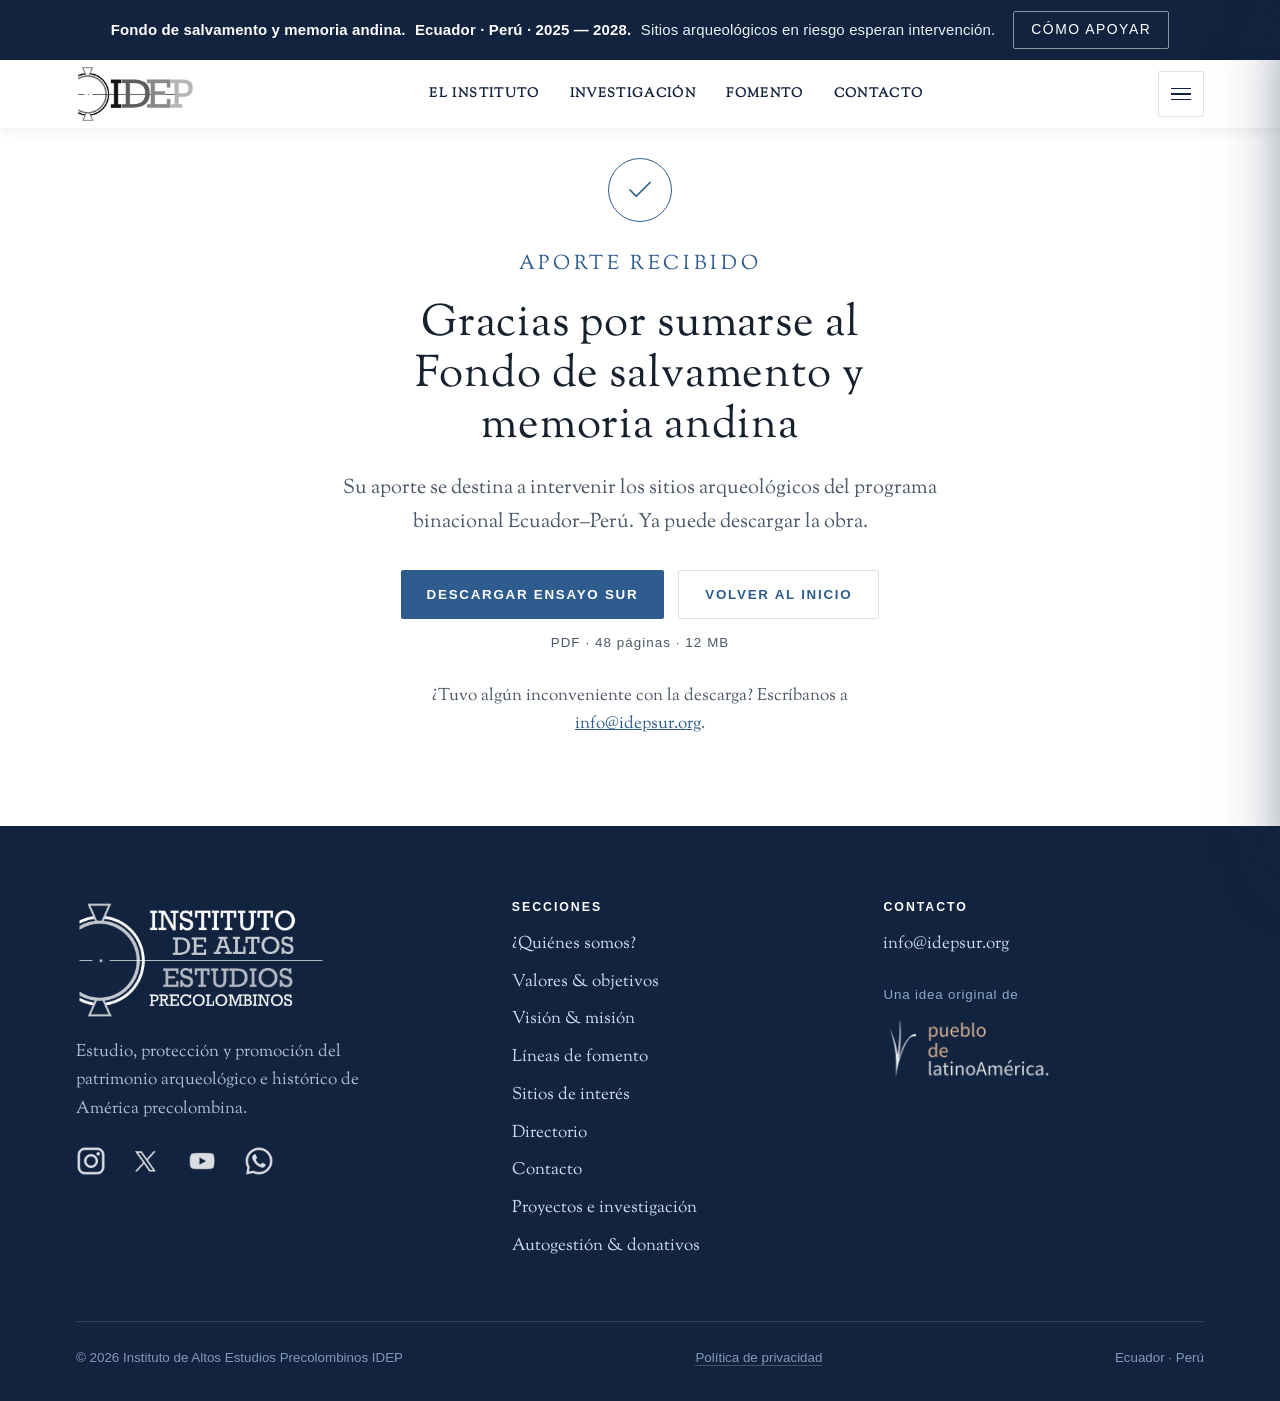
<file: gracias.html>
<!DOCTYPE html>
<html lang="es">
<head>
<meta charset="utf-8">
<meta name="viewport" content="width=device-width, initial-scale=1">

<!-- ===================================================================== -->
<!-- ##                                                                 ## -->
<!-- ##   ESTA ETIQUETA SE QUEDA SIEMPRE                                ## -->
<!-- ##                                                                 ## -->
<!-- ##   Esta es la página de agradecimiento posterior al aporte.      ## -->
<!-- ##   No debe aparecer nunca en Google, ni siquiera después del     ## -->
<!-- ##   lanzamiento. NO borrar la línea de abajo.                     ## -->
<!-- ##                                                                 ## -->
<!-- ===================================================================== -->
<meta name="robots" content="noindex, nofollow">
<!-- ===================================================================== -->

<title>Gracias por su aporte · IDEP</title>
<meta name="description" content="Instituto de Altos Estudios Precolombinos IDEP - Estudio, protección y promoción del patrimonio arqueológico de América precolombina">
<link rel="canonical" href="https://idepsur.org/gracias.html">
<meta name="theme-color" content="#12233f">

<link rel="icon" href="assets/favicon.ico" sizes="any">
<link rel="icon" type="image/png" href="assets/favicon-512.png">
<link rel="apple-touch-icon" href="assets/apple-touch-icon.png">

<meta property="og:type" content="website">
<meta property="og:site_name" content="Instituto de Altos Estudios Precolombinos IDEP">
<meta property="og:locale" content="es_EC">
<meta property="og:url" content="https://idepsur.org/gracias.html">
<meta property="og:title" content="Gracias por su aporte · IDEP">
<meta property="og:description" content="Instituto de Altos Estudios Precolombinos IDEP - Estudio, protección y promoción del patrimonio arqueológico de América precolombina">
<meta property="og:image" content="https://idepsur.org/assets/og-idep.jpg">
<meta property="og:image:secure_url" content="https://idepsur.org/assets/og-idep.jpg">
<meta property="og:image:type" content="image/jpeg">
<meta property="og:image:width" content="1200">
<meta property="og:image:height" content="630">
<meta name="twitter:card" content="summary_large_image">
<meta name="twitter:image" content="https://idepsur.org/assets/og-idep.jpg">

<link rel="preconnect" href="https://fonts.googleapis.com">
<link rel="preconnect" href="https://fonts.gstatic.com" crossorigin>
<link href="https://fonts.googleapis.com/css2?family=Bodoni+Moda:opsz,wght@6..96,400&family=EB+Garamond:ital@1&family=Sorts+Mill+Goudy:ital@0;1&display=swap" rel="stylesheet">
<link rel="stylesheet" href="assets/estilos.css">

<script src="assets/pixel.js"></script>
<noscript><img height="1" width="1" style="display:none" alt=""
src="https://www.facebook.com/tr?id=1376010187844881&ev=PageView&noscript=1"></noscript>

<!-- Google tag (gtag.js) -->
<script async src="https://www.googletagmanager.com/gtag/js?id=G-ZF6ZLGMB7N"></script>
<script>
  window.dataLayer = window.dataLayer || [];
  function gtag(){dataLayer.push(arguments);}
  gtag('js', new Date());
  gtag('config', 'G-ZF6ZLGMB7N');
</script>
</head>
<body>

<!--#CHROME-SUPERIOR#-->
<!-- CORRECCIÓN 1 · la barra lleva "Ecuador · Perú · 2025 — 2028".
     Las tres frases van en <span> separados para poder quebrarlas
     en tres líneas centradas en celular (PARTE 2.7). -->
<div class="barra-apoyo">
  <div class="wrap">
    <span>
      <span class="frase"><strong>Fondo de salvamento y memoria andina.</strong></span>
      <span class="frase"><strong>Ecuador · Perú · 2025 — 2028.</strong></span>
      <span class="frase">Sitios arqueológicos en riesgo esperan intervención.</span>
    </span>
    <a href="autogestion-donativos.html">Cómo apoyar</a>
  </div>
</div>

<header class="cabecera solida" id="cabecera">
  <div class="wrap">
    <a class="marca" href="index.html" aria-label="IDEP, inicio">
      <img class="logo-claro" src="assets/img/logo-fondo-oscuro-web.png" width="720" height="351" alt="IDEP">
      <img class="logo-oscuro" src="assets/img/logo-siglas-oscuro-recortado.png" width="720" height="351" alt="IDEP">
    </a>

    <nav class="nav-desk" aria-label="Secciones del sitio">
      <div class="nav-item">
        <a class="nav-titulo" href="index.html#quienes">EL INSTITUTO</a>
        <div class="nav-panel">
          <a href="index.html#quienes"><span class="txt">¿Quiénes somos?</span><span class="ir">Ir a la página</span></a>
          <a href="index.html#valores"><span class="txt">Valores &amp; objetivos</span><span class="ir">Ir a la página</span></a>
          <a href="index.html#mision"><span class="txt">Visión &amp; misión</span><span class="ir">Ir a la página</span></a>
          <a href="index.html#enlaces"><span class="txt">Sitios de interés</span><span class="ir">Ir a la página</span></a>
          <a href="index.html#directorio"><span class="txt">Directorio</span><span class="ir">Ir a la página</span></a>
        </div>
      </div>
      <div class="nav-item">
        <a class="nav-titulo" href="proyectos-investigacion.html#lineas">INVESTIGACIÓN</a>
        <div class="nav-panel">
          <a href="proyectos-investigacion.html#lineas"><span class="txt">Líneas de trabajo</span><span class="ir">Ir a la página</span></a>
          <a href="proyectos-investigacion.html#sitios"><span class="txt">Sitios de intervención</span><span class="ir">Ir a la página</span></a>
          <a href="proyectos-investigacion.html#divulgacion"><span class="txt">Investigación &amp; divulgación</span><span class="ir">Ir a la página</span></a>
        </div>
      </div>
      <div class="nav-item">
        <a class="nav-titulo" href="autogestion-donativos.html#paquetes">FOMENTO</a>
        <div class="nav-panel">
          <a href="index.html#fomento"><span class="txt">Fondo de salvamento</span><span class="ir">Ir a la página</span></a>
          <a href="autogestion-donativos.html#ensayo"><span class="txt">Ensayo SUR</span><span class="ir">Ir a la página</span></a>
          <a href="autogestion-donativos.html#paquetes"><span class="txt">Paquetes de aporte</span><span class="ir">Ir a la página</span></a>
        </div>
      </div>
      <a class="nav-titulo nav-directo" href="index.html#contacto">CONTACTO</a>
    </nav>

    <button class="btn-menu" id="btnMenu" aria-expanded="false" aria-controls="panel" aria-label="Abrir menú">
      <span class="barras" aria-hidden="true"><i></i><i></i><i></i></span>
    </button>
  </div>
</header>

<div class="velo" id="velo"></div>

<nav class="panel" id="panel" aria-label="Menú principal">
  <div class="panel-cab">
    <span>Secciones</span>
    <button class="cerrar" id="btnCerrar" aria-label="Cerrar menú">&times;</button>
  </div>
  <div class="panel-cuerpo">
    <a class="item" href="index.html#inicio">Inicio</a>
    <a class="item" href="index.html#quienes">¿Quiénes somos?</a>
    <a class="item" href="index.html#valores">Valores &amp; objetivos</a>
    <a class="item" href="index.html#mision">Visión &amp; misión</a>
    <a class="item" href="index.html#fomento">Líneas de fomento</a>
    <a class="item" href="index.html#enlaces">Sitios de interés</a>
    <a class="item" href="index.html#directorio">Directorio</a>
    <a class="item" href="index.html#contacto">Contacto</a>

    <div class="grupo-otras">
      <p class="rotulo">Explorar</p>
      <a class="item externo" href="proyectos-investigacion.html">
        <span>Proyectos e investigación</span>
        <svg viewBox="0 0 24 24" fill="none" stroke="currentColor" stroke-width="1.6"
             stroke-linecap="round" stroke-linejoin="round" aria-hidden="true">
          <path d="M18 13v6a2 2 0 0 1-2 2H5a2 2 0 0 1-2-2V8a2 2 0 0 1 2-2h6"/>
          <path d="M15 3h6v6"/><path d="M10 14L21 3"/>
        </svg>
      </a>
      <a class="item externo" href="autogestion-donativos.html">
        <span>Autogestión &amp; donativos</span>
        <svg viewBox="0 0 24 24" fill="none" stroke="currentColor" stroke-width="1.6"
             stroke-linecap="round" stroke-linejoin="round" aria-hidden="true">
          <path d="M18 13v6a2 2 0 0 1-2 2H5a2 2 0 0 1-2-2V8a2 2 0 0 1 2-2h6"/>
          <path d="M15 3h6v6"/><path d="M10 14L21 3"/>
        </svg>
      </a>
    </div>
  </div>
</nav>
<!--#/CHROME-SUPERIOR#-->

<section class="portada-int portada-clara">
  <div class="wrap">
    <div class="gracias">
      <div class="sello" aria-hidden="true">
        <svg viewBox="0 0 24 24" fill="none" stroke="currentColor" stroke-width="1.4"
             stroke-linecap="round" stroke-linejoin="round">
          <path d="M20 6L9 17l-5-5"/>
        </svg>
      </div>

      <p class="kicker">Aporte recibido</p>
      <h1>Gracias por sumarse al Fondo de salvamento y memoria andina</h1>
      <p class="lead">Su aporte se destina a intervenir los sitios arqueológicos del programa binacional Ecuador&ndash;Perú. Ya puede descargar la obra.</p>

      <div class="acciones">
        <a class="btn btn-azul" href="assets/docs/ensayo-sur.pdf" download>Descargar Ensayo SUR</a>
        <a class="btn btn-borde" href="index.html">Volver al inicio</a>
      </div>
      <p class="peso">PDF · 48 páginas · 12 MB</p>

      <p class="ayuda">¿Tuvo algún inconveniente con la descarga? Escríbanos a
        <a href="mailto:info@idepsur.org">info@idepsur.org</a>.</p>
    </div>
  </div>
</section>

<!--#CHROME-INFERIOR#-->
<footer class="pie">
  <div class="wrap">
    <div class="pie-grid">
      <div>
        <img class="logo" src="assets/img/logo-blanco-solido-recortado.png" width="720" height="345" loading="lazy" decoding="async" alt="IDEP">
        <p style="max-width:38ch;margin:0">Estudio, protección y promoción del patrimonio arqueológico e histórico de América precolombina.</p>
        <!-- PARTE 2.11 · los cuatro iconos en fila, mismo tamaño y mismo color. -->
        <div class="redes">
          <a href="https://www.instagram.com/idepdelsur/" target="_blank" rel="noopener" aria-label="Instagram"><img src="assets/img/icono-blanco-instagram.png" width="160" height="160" loading="lazy" decoding="async" alt="Instagram"></a>
          <a href="https://x.com/IdepSur" target="_blank" rel="noopener" aria-label="X"><img src="assets/img/icono-blanco-x.png" width="160" height="160" loading="lazy" decoding="async" alt="X"></a>
          <a href="https://www.youtube.com/playlist?list=PLWsQ3fmvFlFwiF9nfafirtIRTWFQOVO8X" target="_blank" rel="noopener" aria-label="YouTube"><img src="assets/img/icono-blanco-youtube.png" width="160" height="160" loading="lazy" decoding="async" alt="YouTube"></a>
          <a href="https://wa.me/593978713368" target="_blank" rel="noopener" aria-label="WhatsApp"><img src="assets/img/icono-blanco-whatsapp.png" width="160" height="160" loading="lazy" decoding="async" alt="WhatsApp"></a>
        </div>
      </div>
      <div>
        <h4>Secciones</h4>
        <ul>
          <li><a href="index.html#quienes">¿Quiénes somos?</a></li>
          <li><a href="index.html#valores">Valores &amp; objetivos</a></li>
          <li><a href="index.html#mision">Visión &amp; misión</a></li>
          <li><a href="index.html#fomento">Líneas de fomento</a></li>
          <li><a href="index.html#enlaces">Sitios de interés</a></li>
          <li><a href="index.html#directorio">Directorio</a></li>
          <li><a href="index.html#contacto">Contacto</a></li>
          <li><a href="proyectos-investigacion.html">Proyectos e investigación</a></li>
          <li><a href="autogestion-donativos.html">Autogestión &amp; donativos</a></li>
        </ul>
      </div>
      <div>
        <h4>Contacto</h4>
        <!-- CORRECCIÓN 23 · un solo correo. -->
        <ul>
          <li><a href="mailto:info@idepsur.org">info@idepsur.org</a></li>
        </ul>
        <p class="idea">Una idea original de</p>
        <a href="https://www.instagram.com/pueblodelatinoamerica/" target="_blank" rel="noopener" aria-label="pueblo de latinoAmérica en Instagram">
          <img class="logo-2" src="assets/img/pueblo-de-latinoamerica.webp" width="700" height="279" loading="lazy" decoding="async" alt="pueblo de latinoAmérica">
        </a>
      </div>
    </div>
    <div class="legal">
      <span>© <span id="anio">2026</span> Instituto de Altos Estudios Precolombinos IDEP</span>
      <span><a href="privacidad.html">Política de privacidad</a></span>
      <span>Ecuador · Perú</span>
    </div>
  </div>
</footer>
<!--#/CHROME-INFERIOR#-->

<script src="assets/menu.js"></script>
</body>
</html>
</file>
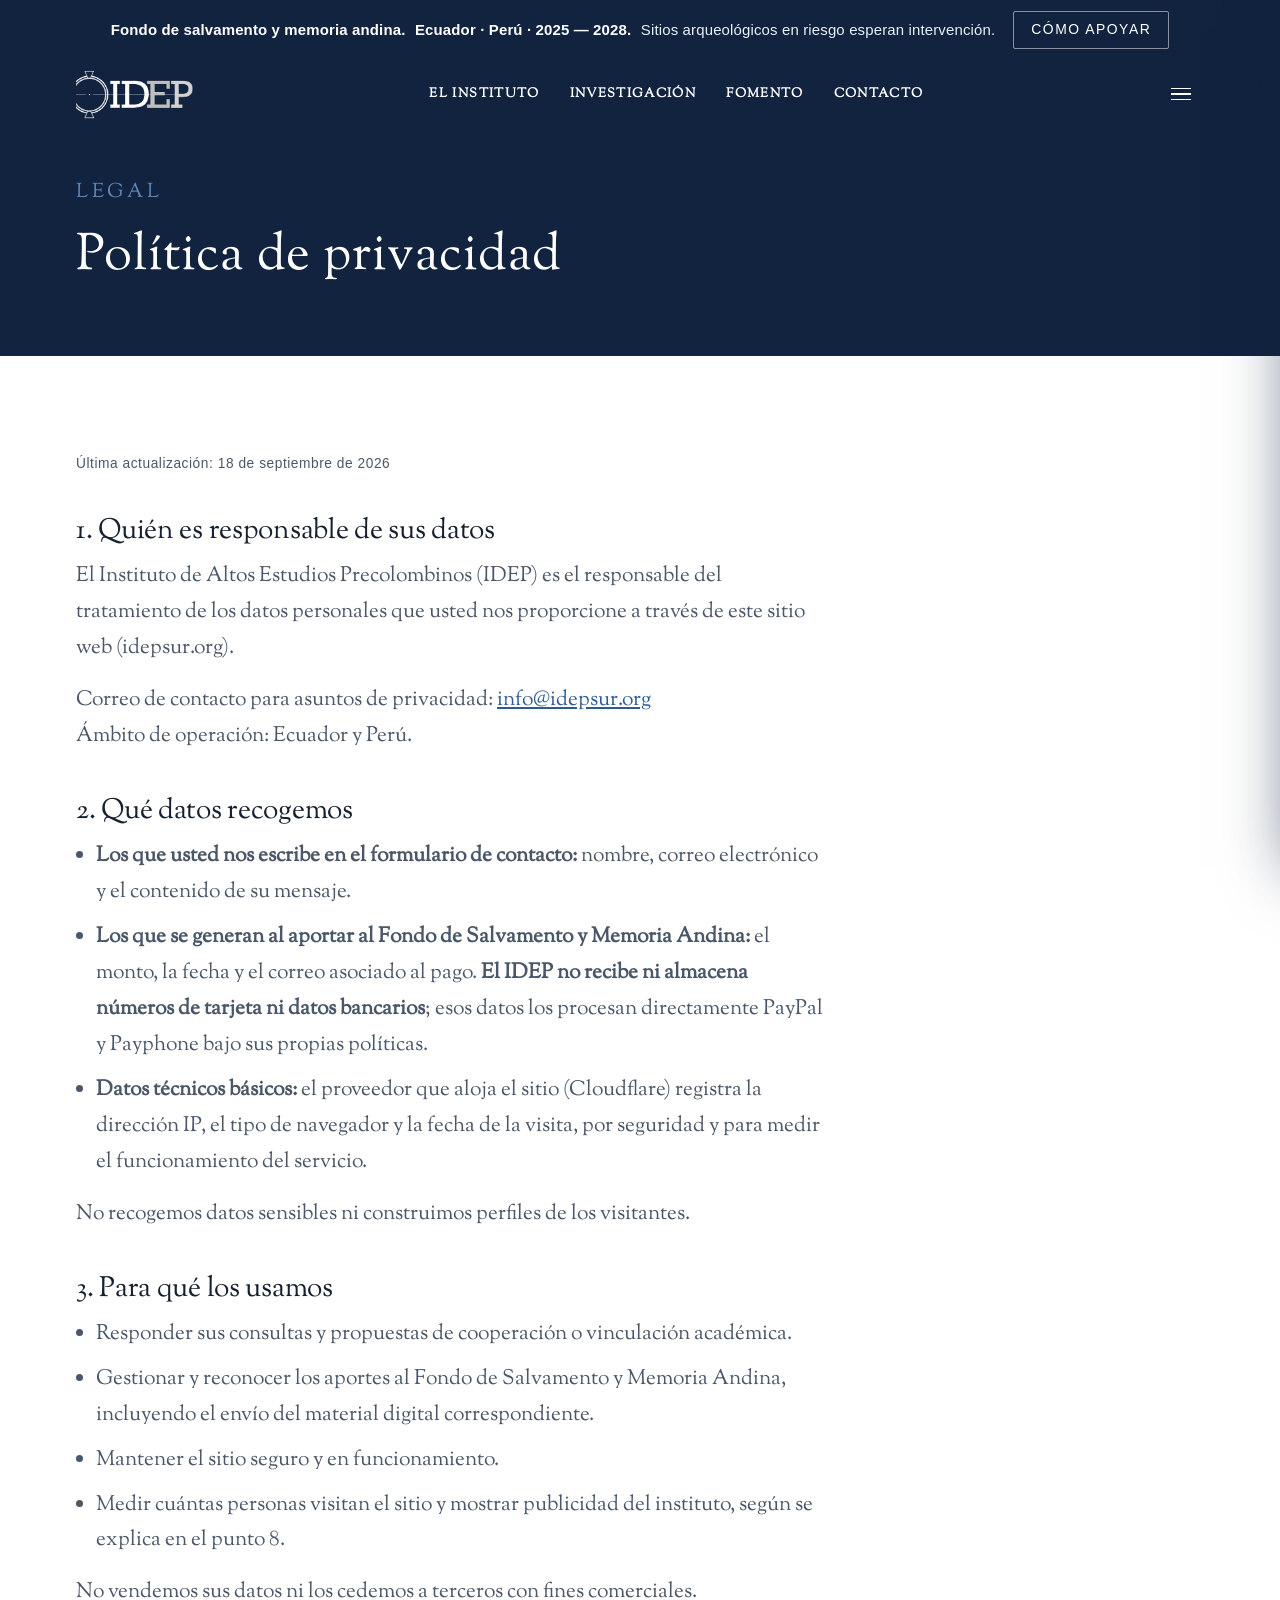
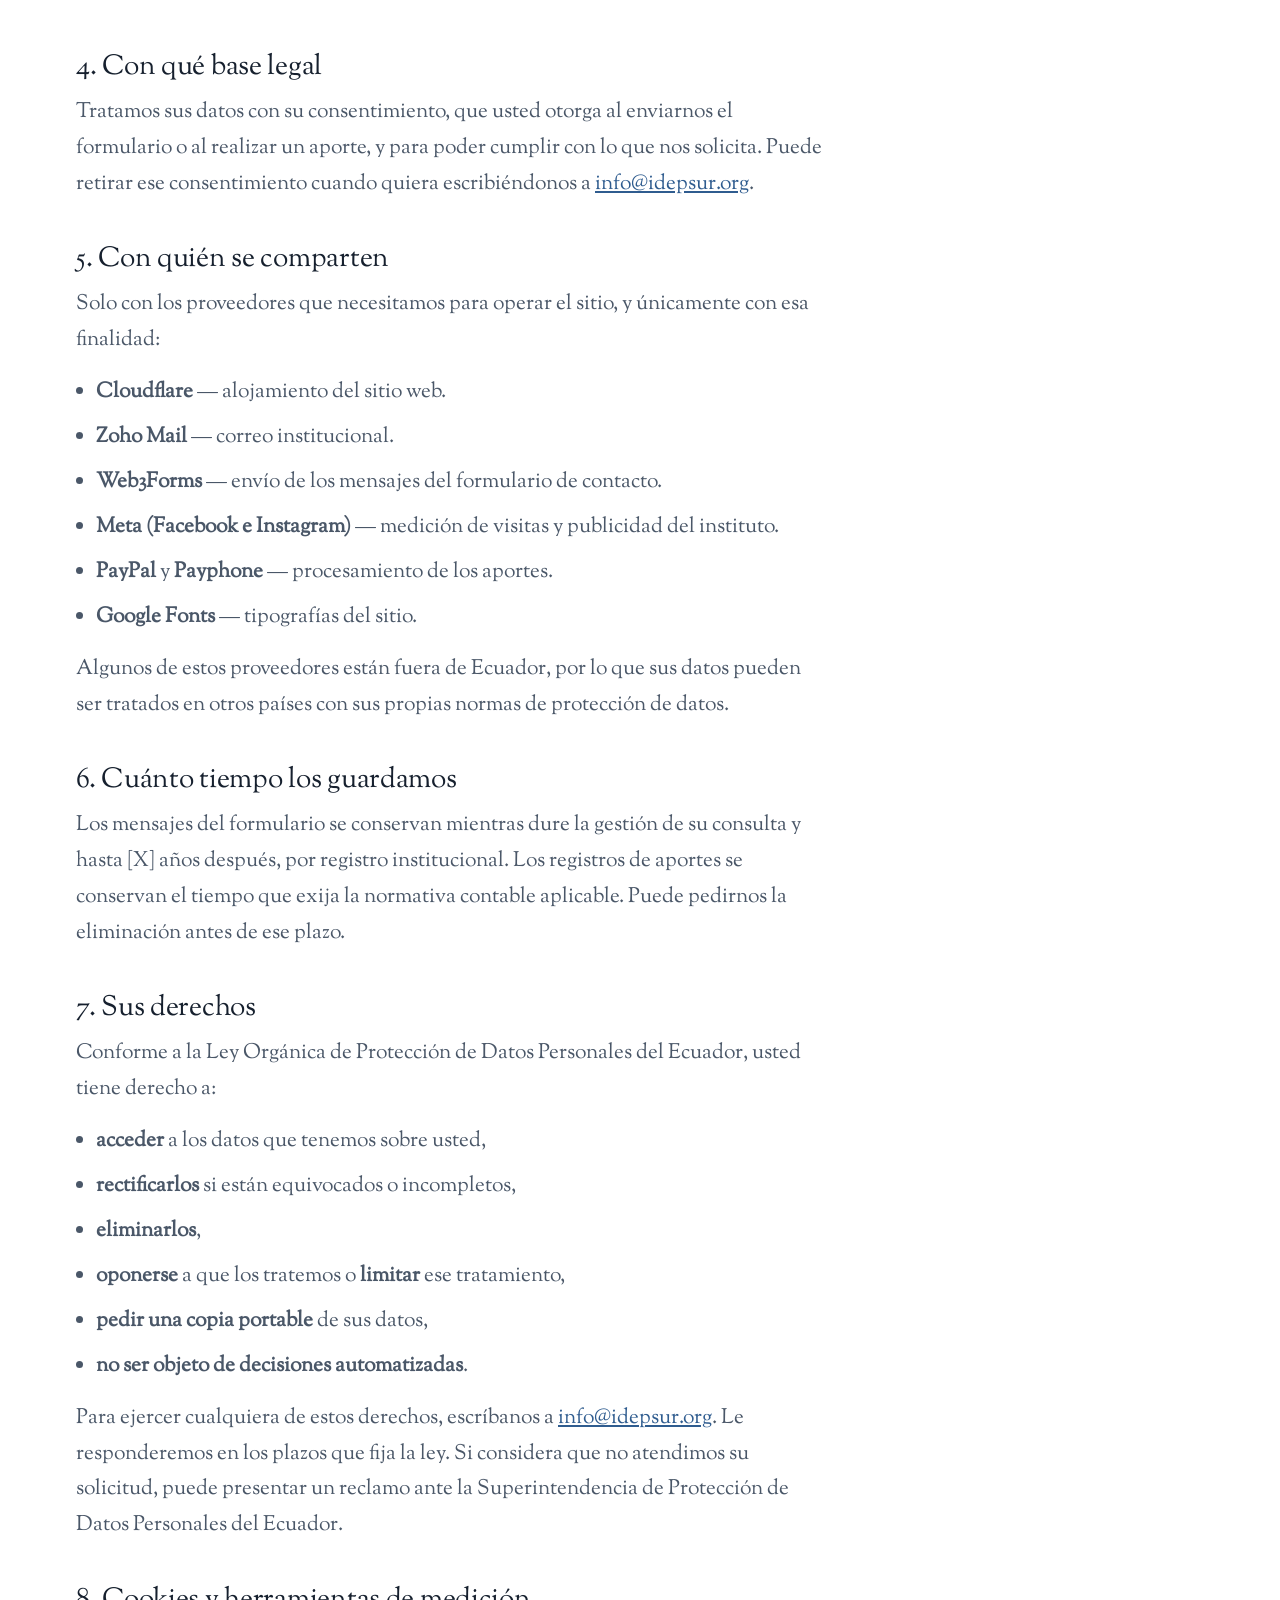
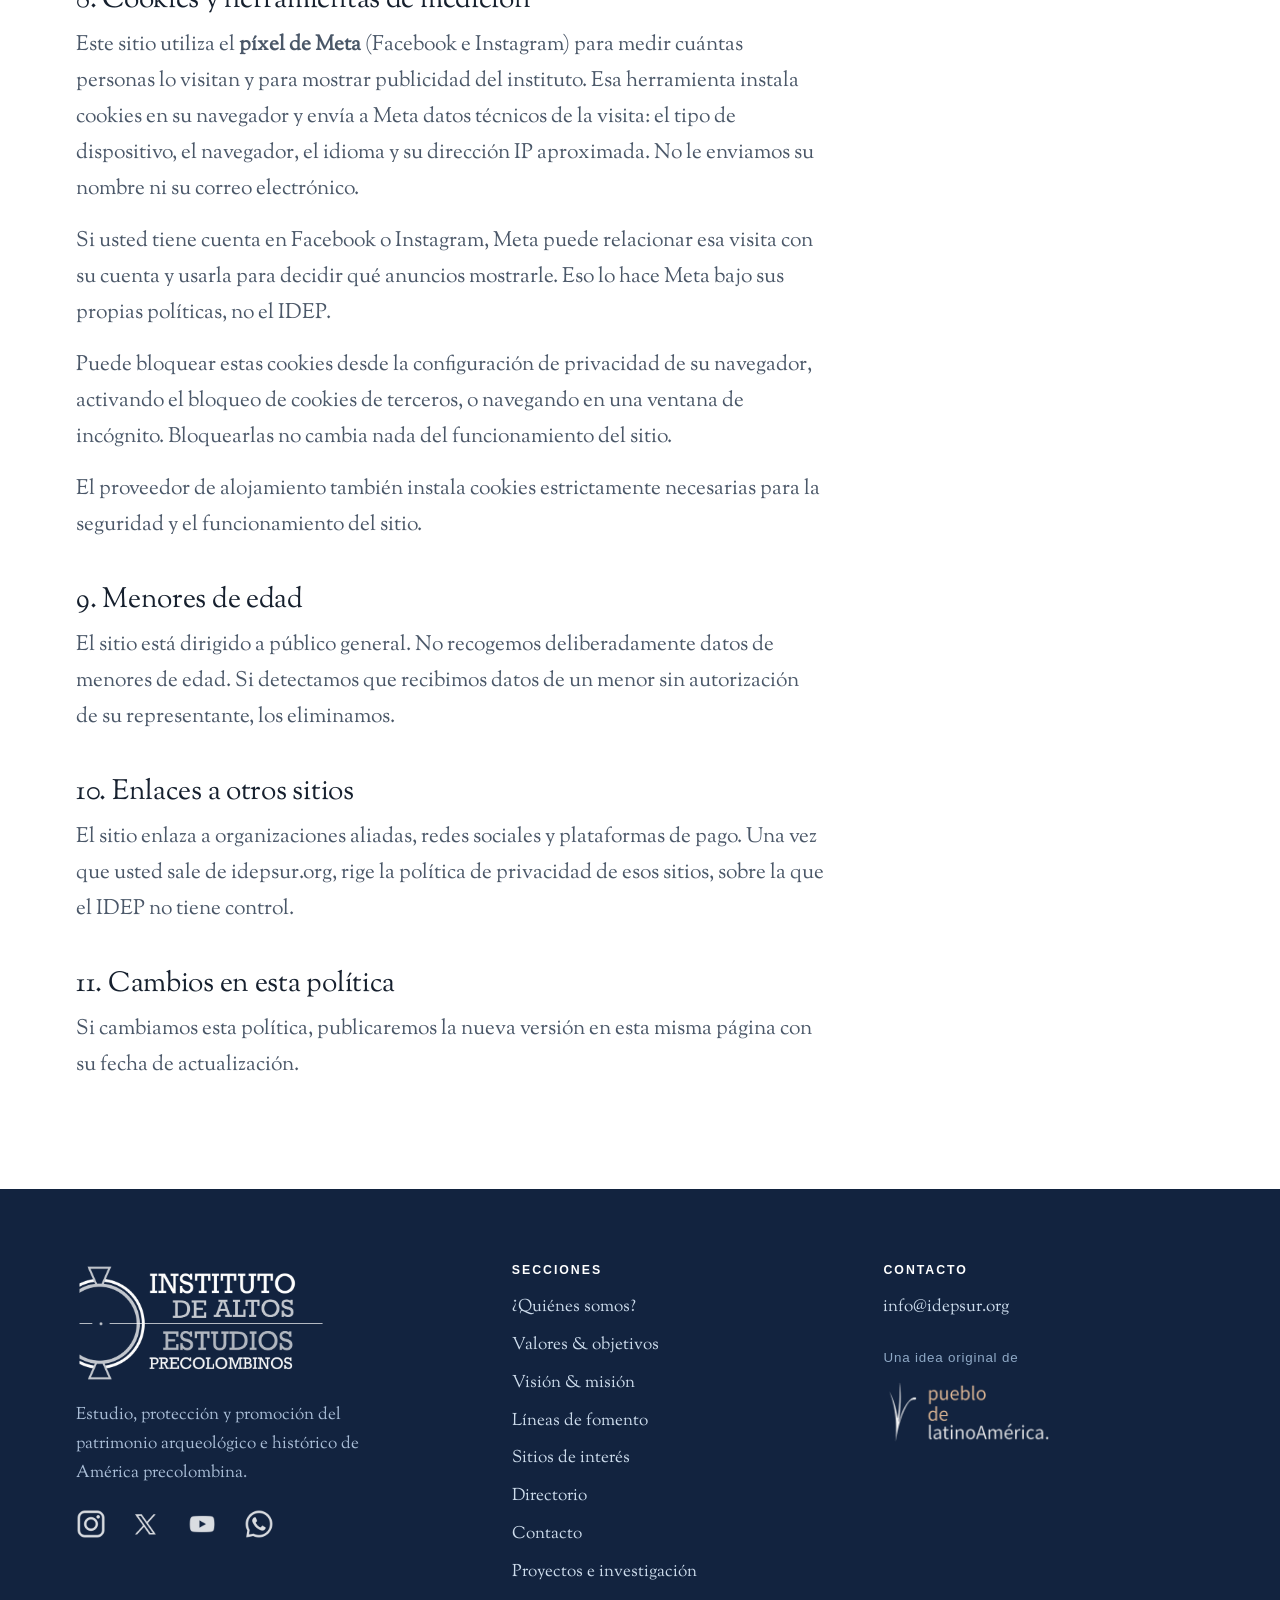
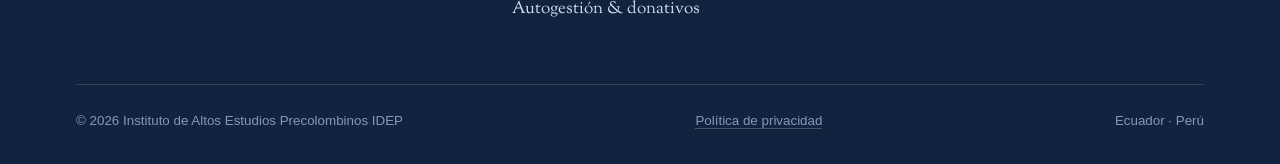
<file: privacidad.html>
<!DOCTYPE html>
<html lang="es">
<head>
<meta charset="utf-8">
<meta name="viewport" content="width=device-width, initial-scale=1">

<title>Política de privacidad · IDEP</title>
<meta name="description" content="Instituto de Altos Estudios Precolombinos IDEP - Estudio, protección y promoción del patrimonio arqueológico de América precolombina">
<link rel="canonical" href="https://idepsur.org/privacidad.html">
<meta name="theme-color" content="#12233f">

<link rel="icon" href="assets/favicon.ico" sizes="any">
<link rel="icon" type="image/png" href="assets/favicon-512.png">
<link rel="apple-touch-icon" href="assets/apple-touch-icon.png">

<meta property="og:type" content="website">
<meta property="og:site_name" content="Instituto de Altos Estudios Precolombinos IDEP">
<meta property="og:locale" content="es_EC">
<meta property="og:url" content="https://idepsur.org/privacidad.html">
<meta property="og:title" content="Política de privacidad · IDEP">
<meta property="og:description" content="Instituto de Altos Estudios Precolombinos IDEP - Estudio, protección y promoción del patrimonio arqueológico de América precolombina">
<meta property="og:image" content="https://idepsur.org/assets/og-idep.jpg">
<meta property="og:image:secure_url" content="https://idepsur.org/assets/og-idep.jpg">
<meta property="og:image:type" content="image/jpeg">
<meta property="og:image:width" content="1200">
<meta property="og:image:height" content="630">
<meta name="twitter:card" content="summary_large_image">
<meta name="twitter:image" content="https://idepsur.org/assets/og-idep.jpg">

<link rel="preconnect" href="https://fonts.googleapis.com">
<link rel="preconnect" href="https://fonts.gstatic.com" crossorigin>
<link href="https://fonts.googleapis.com/css2?family=Bodoni+Moda:opsz,wght@6..96,400&family=EB+Garamond:ital@1&family=Sorts+Mill+Goudy:ital@0;1&display=swap" rel="stylesheet">
<link rel="stylesheet" href="assets/estilos.css">

<!-- Esta página no lleva el píxel de Meta. -->

<!-- Google tag (gtag.js) -->
<script async src="https://www.googletagmanager.com/gtag/js?id=G-ZF6ZLGMB7N"></script>
<script>
  window.dataLayer = window.dataLayer || [];
  function gtag(){dataLayer.push(arguments);}
  gtag('js', new Date());
  gtag('config', 'G-ZF6ZLGMB7N');
</script>
</head>
<body>

<!--#CHROME-SUPERIOR#-->
<!-- CORRECCIÓN 1 · la barra lleva "Ecuador · Perú · 2025 — 2028".
     Las tres frases van en <span> separados para poder quebrarlas
     en tres líneas centradas en celular (PARTE 2.7). -->
<div class="barra-apoyo">
  <div class="wrap">
    <span>
      <span class="frase"><strong>Fondo de salvamento y memoria andina.</strong></span>
      <span class="frase"><strong>Ecuador · Perú · 2025 — 2028.</strong></span>
      <span class="frase">Sitios arqueológicos en riesgo esperan intervención.</span>
    </span>
    <a href="autogestion-donativos.html">Cómo apoyar</a>
  </div>
</div>

<!-- CORRECCIÓN 2 · logo de siglas. CORRECCIÓN 3 · botón de tres líneas, sin la palabra "Menú". -->
<header class="cabecera" id="cabecera">
  <div class="wrap">
    <a class="marca" href="index.html" aria-label="IDEP, inicio">
      <img class="logo-claro" src="assets/img/logo-fondo-oscuro-web.png" width="720" height="351" alt="IDEP">
      <img class="logo-oscuro" src="assets/img/logo-siglas-oscuro-recortado.png" width="720" height="351" alt="IDEP">
    </a>

    <nav class="nav-desk" aria-label="Secciones del sitio">
      <div class="nav-item">
        <a class="nav-titulo" href="index.html#quienes">EL INSTITUTO</a>
        <div class="nav-panel">
          <a href="index.html#quienes"><span class="txt">¿Quiénes somos?</span><span class="ir">Ir a la página</span></a>
          <a href="index.html#valores"><span class="txt">Valores &amp; objetivos</span><span class="ir">Ir a la página</span></a>
          <a href="index.html#mision"><span class="txt">Visión &amp; misión</span><span class="ir">Ir a la página</span></a>
          <a href="index.html#enlaces"><span class="txt">Sitios de interés</span><span class="ir">Ir a la página</span></a>
          <a href="index.html#directorio"><span class="txt">Directorio</span><span class="ir">Ir a la página</span></a>
        </div>
      </div>
      <div class="nav-item">
        <a class="nav-titulo" href="proyectos-investigacion.html#lineas">INVESTIGACIÓN</a>
        <div class="nav-panel">
          <a href="proyectos-investigacion.html#lineas"><span class="txt">Líneas de trabajo</span><span class="ir">Ir a la página</span></a>
          <a href="proyectos-investigacion.html#sitios"><span class="txt">Sitios de intervención</span><span class="ir">Ir a la página</span></a>
          <a href="proyectos-investigacion.html#divulgacion"><span class="txt">Investigación &amp; divulgación</span><span class="ir">Ir a la página</span></a>
        </div>
      </div>
      <div class="nav-item">
        <a class="nav-titulo" href="autogestion-donativos.html#paquetes">FOMENTO</a>
        <div class="nav-panel">
          <a href="index.html#fomento"><span class="txt">Fondo de salvamento</span><span class="ir">Ir a la página</span></a>
          <a href="autogestion-donativos.html#ensayo"><span class="txt">Ensayo SUR</span><span class="ir">Ir a la página</span></a>
          <a href="autogestion-donativos.html#paquetes"><span class="txt">Paquetes de aporte</span><span class="ir">Ir a la página</span></a>
        </div>
      </div>
      <a class="nav-titulo nav-directo" href="index.html#contacto">CONTACTO</a>
    </nav>

    <button class="btn-menu" id="btnMenu" aria-expanded="false" aria-controls="panel" aria-label="Abrir menú">
      <span class="barras" aria-hidden="true"><i></i><i></i><i></i></span>
    </button>
  </div>
</header>

<div class="velo" id="velo"></div>

<nav class="panel" id="panel" aria-label="Menú principal">
  <div class="panel-cab">
    <span>Secciones</span>
    <button class="cerrar" id="btnCerrar" aria-label="Cerrar menú">&times;</button>
  </div>
  <div class="panel-cuerpo">
    <a class="item" href="index.html#inicio">Inicio</a>
    <a class="item" href="index.html#quienes">¿Quiénes somos?</a>
    <a class="item" href="index.html#valores">Valores &amp; objetivos</a>
    <a class="item" href="index.html#mision">Visión &amp; misión</a>
    <a class="item" href="index.html#fomento">Líneas de fomento</a>
    <a class="item" href="index.html#enlaces">Sitios de interés</a>
    <a class="item" href="index.html#directorio">Directorio</a>
    <a class="item" href="index.html#contacto">Contacto</a>

    <div class="grupo-otras">
      <p class="rotulo">Explorar</p>
      <a class="item externo" href="proyectos-investigacion.html">
        <span>Proyectos e investigación</span>
        <svg viewBox="0 0 24 24" fill="none" stroke="currentColor" stroke-width="1.6"
             stroke-linecap="round" stroke-linejoin="round" aria-hidden="true">
          <path d="M18 13v6a2 2 0 0 1-2 2H5a2 2 0 0 1-2-2V8a2 2 0 0 1 2-2h6"/>
          <path d="M15 3h6v6"/><path d="M10 14L21 3"/>
        </svg>
      </a>
      <a class="item externo" href="autogestion-donativos.html">
        <span>Autogestión &amp; donativos</span>
        <svg viewBox="0 0 24 24" fill="none" stroke="currentColor" stroke-width="1.6"
             stroke-linecap="round" stroke-linejoin="round" aria-hidden="true">
          <path d="M18 13v6a2 2 0 0 1-2 2H5a2 2 0 0 1-2-2V8a2 2 0 0 1 2-2h6"/>
          <path d="M15 3h6v6"/><path d="M10 14L21 3"/>
        </svg>
      </a>
    </div>
  </div>
</nav>
<!--#/CHROME-SUPERIOR#-->

<section class="portada-int">
  <div class="wrap">
    <p class="kicker">Legal</p>
    <h1>Política de privacidad</h1>
  </div>
</section>

<section>
  <div class="wrap">
    <p class="legal-fecha">Última actualización: 18 de septiembre de 2026</p>
    <div class="legal-texto mt-4">
      <h3>1. Quién es responsable de sus datos</h3>
      <p>El Instituto de Altos Estudios Precolombinos (IDEP) es el responsable del tratamiento de los datos personales que usted nos proporcione a través de este sitio web (idepsur.org).</p>
      <p>Correo de contacto para asuntos de privacidad: <a href="mailto:info@idepsur.org">info@idepsur.org</a><br>
      Ámbito de operación: Ecuador y Perú.</p>
      <!-- PENDIENTE: cuando salga el acuerdo ministerial de creación, agregar aquí la
           razón social completa, el número de RUC y la dirección física.
           Mientras tanto NO afirmar una figura legal que todavía no existe. -->

      <h3>2. Qué datos recogemos</h3>
      <ul>
        <li><strong>Los que usted nos escribe en el formulario de contacto:</strong> nombre, correo electrónico y el contenido de su mensaje.</li>
        <li><strong>Los que se generan al aportar al Fondo de Salvamento y Memoria Andina:</strong> el monto, la fecha y el correo asociado al pago. <strong>El IDEP no recibe ni almacena números de tarjeta ni datos bancarios</strong>; esos datos los procesan directamente PayPal y Payphone bajo sus propias políticas.</li>
        <li><strong>Datos técnicos básicos:</strong> el proveedor que aloja el sitio (Cloudflare) registra la dirección IP, el tipo de navegador y la fecha de la visita, por seguridad y para medir el funcionamiento del servicio.</li>
      </ul>
      <p>No recogemos datos sensibles ni construimos perfiles de los visitantes.</p>

      <h3>3. Para qué los usamos</h3>
      <ul>
        <li>Responder sus consultas y propuestas de cooperación o vinculación académica.</li>
        <li>Gestionar y reconocer los aportes al Fondo de Salvamento y Memoria Andina, incluyendo el envío del material digital correspondiente.</li>
        <li>Mantener el sitio seguro y en funcionamiento.</li>
        <li>Medir cuántas personas visitan el sitio y mostrar publicidad del instituto, según se explica en el punto 8.</li>
      </ul>
      <p>No vendemos sus datos ni los cedemos a terceros con fines comerciales.</p>

      <h3>4. Con qué base legal</h3>
      <p>Tratamos sus datos con su consentimiento, que usted otorga al enviarnos el formulario o al realizar un aporte, y para poder cumplir con lo que nos solicita. Puede retirar ese consentimiento cuando quiera escribiéndonos a <a href="mailto:info@idepsur.org">info@idepsur.org</a>.</p>

      <h3>5. Con quién se comparten</h3>
      <p>Solo con los proveedores que necesitamos para operar el sitio, y únicamente con esa finalidad:</p>
      <ul>
        <li><strong>Cloudflare</strong> — alojamiento del sitio web.</li>
        <li><strong>Zoho Mail</strong> — correo institucional.</li>
        <li><strong>Web3Forms</strong> — envío de los mensajes del formulario de contacto.</li>
        <li><strong>Meta (Facebook e Instagram)</strong> — medición de visitas y publicidad del instituto.</li>
        <li><strong>PayPal</strong> y <strong>Payphone</strong> — procesamiento de los aportes.</li>
        <li><strong>Google Fonts</strong> — tipografías del sitio.</li>
      </ul>
      <p>Algunos de estos proveedores están fuera de Ecuador, por lo que sus datos pueden ser tratados en otros países con sus propias normas de protección de datos.</p>

      <h3>6. Cuánto tiempo los guardamos</h3>
      <!-- PENDIENTE: reemplazar [X] por el número de años que decida el instituto. -->
      <p>Los mensajes del formulario se conservan mientras dure la gestión de su consulta y hasta [X] años después, por registro institucional. Los registros de aportes se conservan el tiempo que exija la normativa contable aplicable. Puede pedirnos la eliminación antes de ese plazo.</p>

      <h3>7. Sus derechos</h3>
      <p>Conforme a la Ley Orgánica de Protección de Datos Personales del Ecuador, usted tiene derecho a:</p>
      <ul>
        <li><strong>acceder</strong> a los datos que tenemos sobre usted,</li>
        <li><strong>rectificarlos</strong> si están equivocados o incompletos,</li>
        <li><strong>eliminarlos</strong>,</li>
        <li><strong>oponerse</strong> a que los tratemos o <strong>limitar</strong> ese tratamiento,</li>
        <li><strong>pedir una copia portable</strong> de sus datos,</li>
        <li><strong>no ser objeto de decisiones automatizadas</strong>.</li>
      </ul>
      <p>Para ejercer cualquiera de estos derechos, escríbanos a <a href="mailto:info@idepsur.org">info@idepsur.org</a>. Le responderemos en los plazos que fija la ley. Si considera que no atendimos su solicitud, puede presentar un reclamo ante la Superintendencia de Protección de Datos Personales del Ecuador.</p>

      <h3>8. Cookies y herramientas de medición</h3>
      <!-- ATENCIÓN: este punto describe el píxel de Meta, que HOY está instalado en
           todas las páginas del sitio menos en esta. Si se decide retirar el píxel,
           hay que reescribir este punto y quitar a Meta del punto 5. -->
      <p>Este sitio utiliza el <strong>píxel de Meta</strong> (Facebook e Instagram) para medir cuántas personas lo visitan y para mostrar publicidad del instituto. Esa herramienta instala cookies en su navegador y envía a Meta datos técnicos de la visita: el tipo de dispositivo, el navegador, el idioma y su dirección IP aproximada. No le enviamos su nombre ni su correo electrónico.</p>
      <p>Si usted tiene cuenta en Facebook o Instagram, Meta puede relacionar esa visita con su cuenta y usarla para decidir qué anuncios mostrarle. Eso lo hace Meta bajo sus propias políticas, no el IDEP.</p>
      <p>Puede bloquear estas cookies desde la configuración de privacidad de su navegador, activando el bloqueo de cookies de terceros, o navegando en una ventana de incógnito. Bloquearlas no cambia nada del funcionamiento del sitio.</p>
      <p>El proveedor de alojamiento también instala cookies estrictamente necesarias para la seguridad y el funcionamiento del sitio.</p>

      <h3>9. Menores de edad</h3>
      <p>El sitio está dirigido a público general. No recogemos deliberadamente datos de menores de edad. Si detectamos que recibimos datos de un menor sin autorización de su representante, los eliminamos.</p>

      <h3>10. Enlaces a otros sitios</h3>
      <p>El sitio enlaza a organizaciones aliadas, redes sociales y plataformas de pago. Una vez que usted sale de idepsur.org, rige la política de privacidad de esos sitios, sobre la que el IDEP no tiene control.</p>

      <h3>11. Cambios en esta política</h3>
      <p>Si cambiamos esta política, publicaremos la nueva versión en esta misma página con su fecha de actualización.</p>
    </div>
  </div>
</section>

<!--#CHROME-INFERIOR#-->
<footer class="pie">
  <div class="wrap">
    <div class="pie-grid">
      <div>
        <img class="logo" src="assets/img/logo-blanco-solido-recortado.png" width="720" height="345" loading="lazy" decoding="async" alt="IDEP">
        <p style="max-width:38ch;margin:0">Estudio, protección y promoción del patrimonio arqueológico e histórico de América precolombina.</p>
        <!-- PARTE 2.11 · los cuatro iconos en fila, mismo tamaño y mismo color. -->
        <div class="redes">
          <a href="https://www.instagram.com/idepdelsur/" target="_blank" rel="noopener" aria-label="Instagram"><img src="assets/img/icono-blanco-instagram.png" width="160" height="160" loading="lazy" decoding="async" alt="Instagram"></a>
          <a href="https://x.com/IdepSur" target="_blank" rel="noopener" aria-label="X"><img src="assets/img/icono-blanco-x.png" width="160" height="160" loading="lazy" decoding="async" alt="X"></a>
          <a href="https://www.youtube.com/playlist?list=PLWsQ3fmvFlFwiF9nfafirtIRTWFQOVO8X" target="_blank" rel="noopener" aria-label="YouTube"><img src="assets/img/icono-blanco-youtube.png" width="160" height="160" loading="lazy" decoding="async" alt="YouTube"></a>
          <a href="https://wa.me/593978713368" target="_blank" rel="noopener" aria-label="WhatsApp"><img src="assets/img/icono-blanco-whatsapp.png" width="160" height="160" loading="lazy" decoding="async" alt="WhatsApp"></a>
        </div>
      </div>
      <div>
        <h4>Secciones</h4>
        <ul>
          <li><a href="index.html#quienes">¿Quiénes somos?</a></li>
          <li><a href="index.html#valores">Valores &amp; objetivos</a></li>
          <li><a href="index.html#mision">Visión &amp; misión</a></li>
          <li><a href="index.html#fomento">Líneas de fomento</a></li>
          <li><a href="index.html#enlaces">Sitios de interés</a></li>
          <li><a href="index.html#directorio">Directorio</a></li>
          <li><a href="index.html#contacto">Contacto</a></li>
          <li><a href="proyectos-investigacion.html">Proyectos e investigación</a></li>
          <li><a href="autogestion-donativos.html">Autogestión &amp; donativos</a></li>
        </ul>
      </div>
      <div>
        <h4>Contacto</h4>
        <!-- CORRECCIÓN 23 · un solo correo. -->
        <ul>
          <li><a href="mailto:info@idepsur.org">info@idepsur.org</a></li>
        </ul>
        <p class="idea">Una idea original de</p>
        <a href="https://www.instagram.com/pueblodelatinoamerica/" target="_blank" rel="noopener" aria-label="pueblo de latinoAmérica en Instagram">
          <img class="logo-2" src="assets/img/pueblo-de-latinoamerica.webp" width="700" height="279" loading="lazy" decoding="async" alt="pueblo de latinoAmérica">
        </a>
      </div>
    </div>
    <div class="legal">
      <span>© <span id="anio">2026</span> Instituto de Altos Estudios Precolombinos IDEP</span>
      <span><a href="privacidad.html">Política de privacidad</a></span>
      <span>Ecuador · Perú</span>
    </div>
  </div>
</footer>
<!--#/CHROME-INFERIOR#-->

<script src="assets/menu.js"></script>
</body>
</html>
</file>
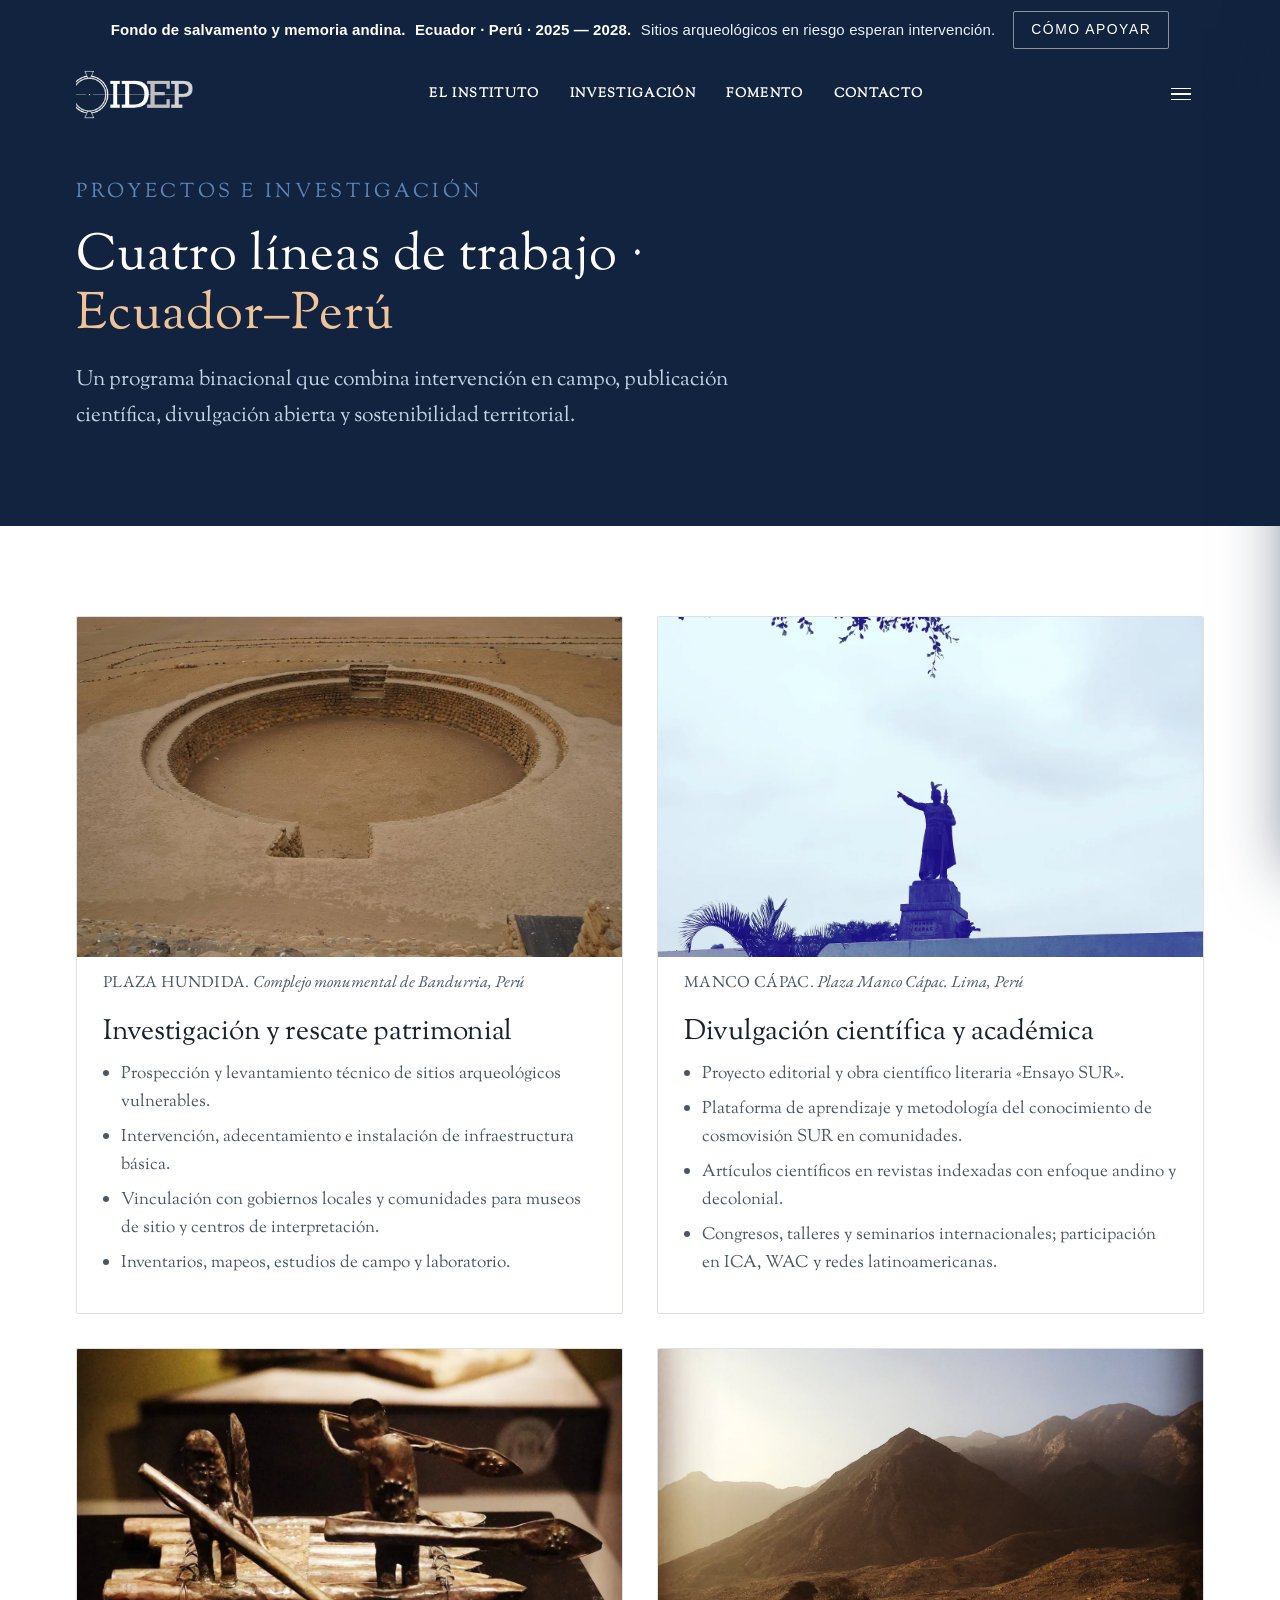
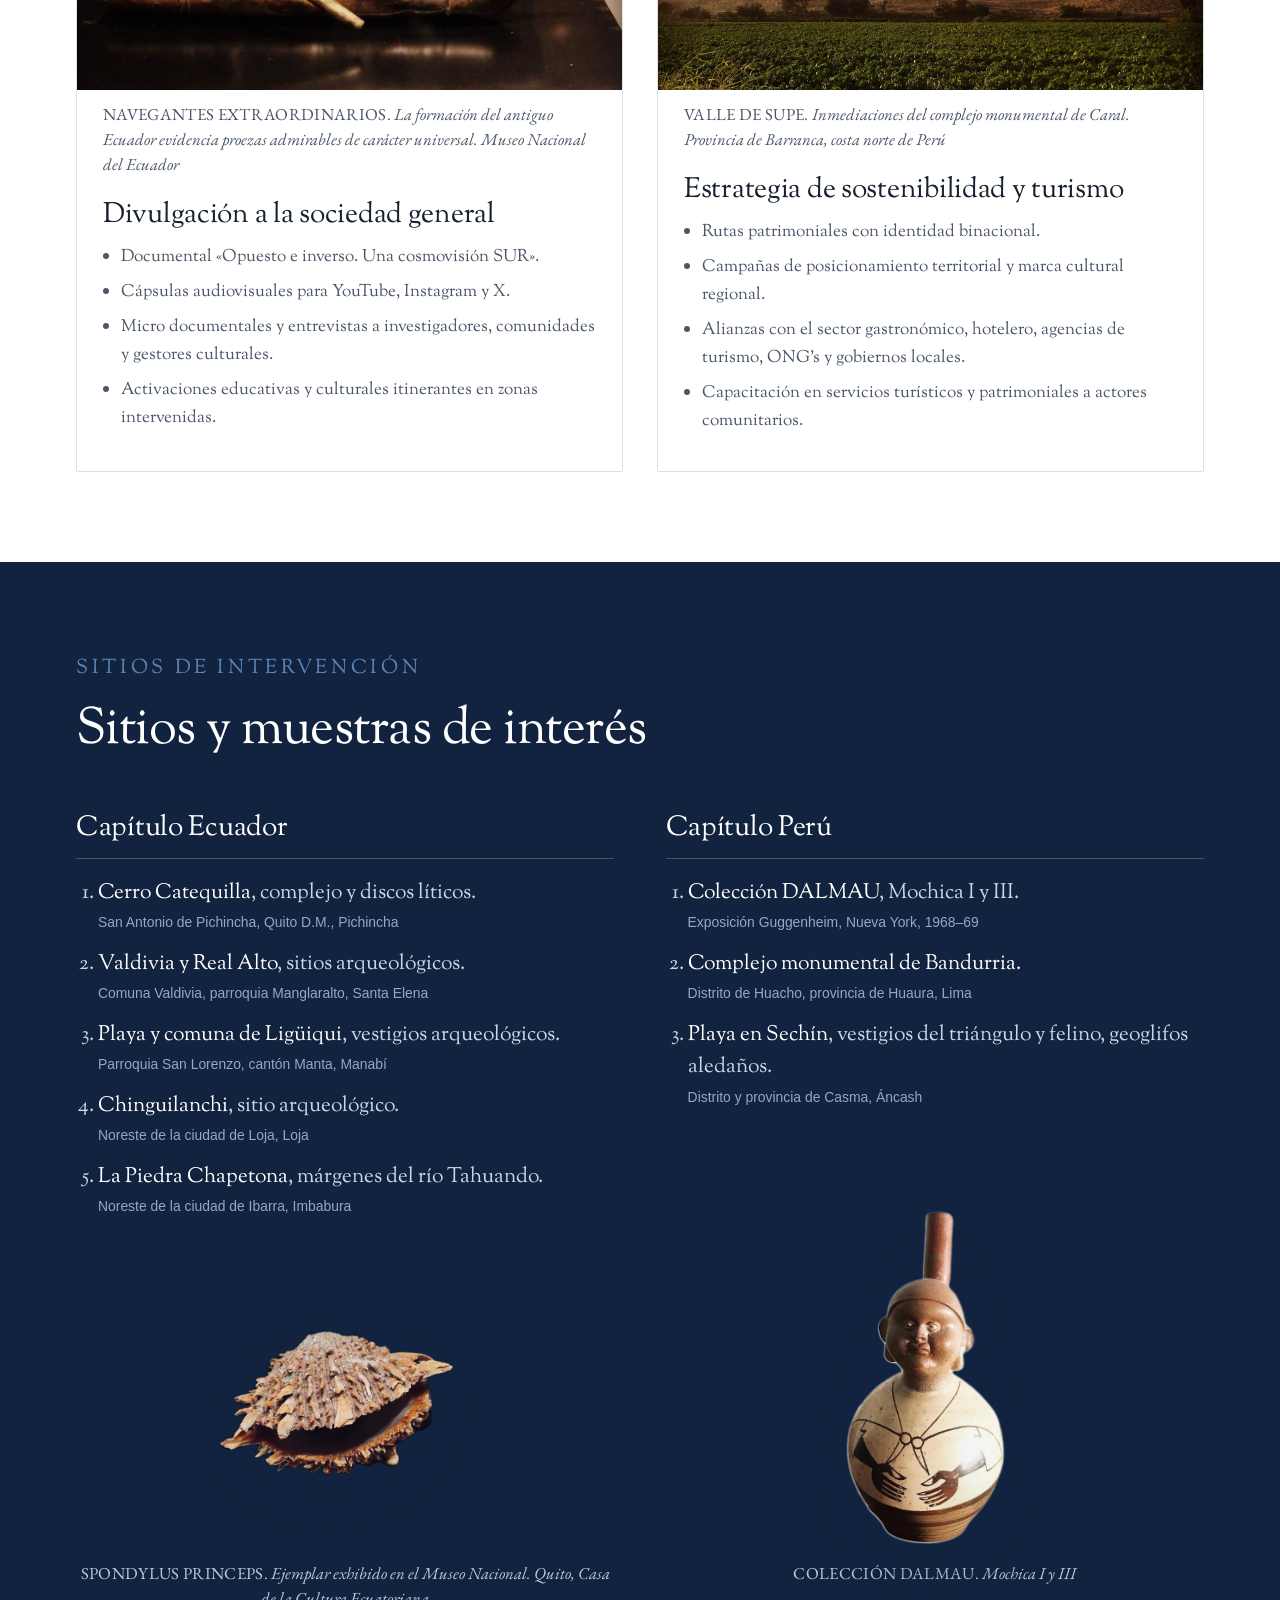
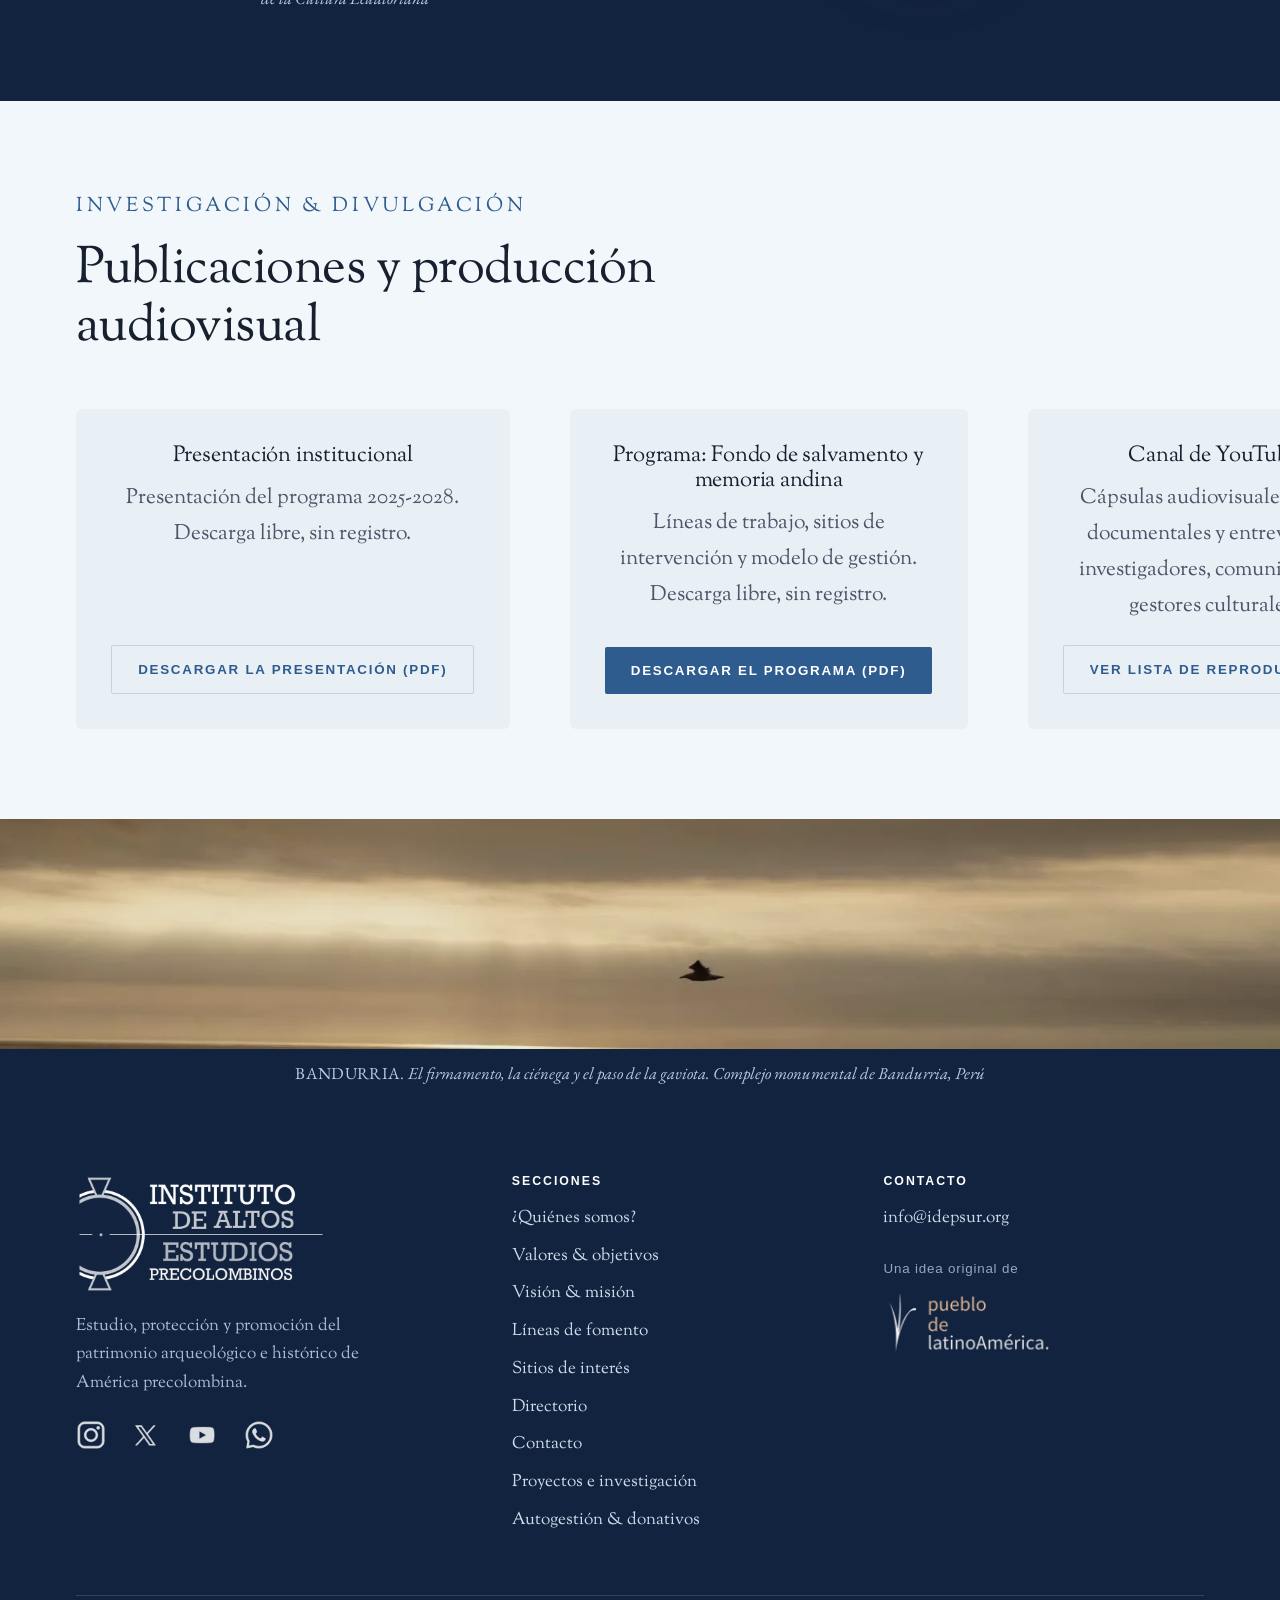
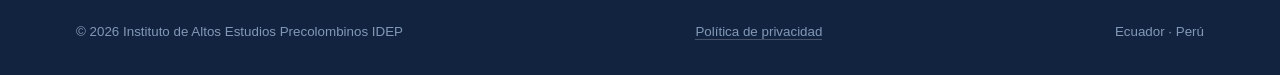
<file: proyectos-investigacion.html>
<!DOCTYPE html>
<html lang="es">
<head>
<meta charset="utf-8">
<meta name="viewport" content="width=device-width, initial-scale=1">

<title>Proyectos e investigación · IDEP</title>
<meta name="description" content="Instituto de Altos Estudios Precolombinos IDEP - Estudio, protección y promoción del patrimonio arqueológico de América precolombina">
<link rel="canonical" href="https://idepsur.org/proyectos-investigacion.html">
<meta name="theme-color" content="#12233f">

<link rel="icon" href="assets/favicon.ico" sizes="any">
<link rel="icon" type="image/png" href="assets/favicon-512.png">
<link rel="apple-touch-icon" href="assets/apple-touch-icon.png">

<meta property="og:type" content="website">
<meta property="og:site_name" content="Instituto de Altos Estudios Precolombinos IDEP">
<meta property="og:locale" content="es_EC">
<meta property="og:url" content="https://idepsur.org/proyectos-investigacion.html">
<meta property="og:title" content="Proyectos e investigación · IDEP">
<meta property="og:description" content="Instituto de Altos Estudios Precolombinos IDEP - Estudio, protección y promoción del patrimonio arqueológico de América precolombina">
<meta property="og:image" content="https://idepsur.org/assets/og-idep.jpg">
<meta property="og:image:secure_url" content="https://idepsur.org/assets/og-idep.jpg">
<meta property="og:image:type" content="image/jpeg">
<meta property="og:image:width" content="1200">
<meta property="og:image:height" content="630">
<meta name="twitter:card" content="summary_large_image">
<meta name="twitter:image" content="https://idepsur.org/assets/og-idep.jpg">

<link rel="preconnect" href="https://fonts.googleapis.com">
<link rel="preconnect" href="https://fonts.gstatic.com" crossorigin>
<link href="https://fonts.googleapis.com/css2?family=Bodoni+Moda:opsz,wght@6..96,400&family=EB+Garamond:ital@0;1&family=Sorts+Mill+Goudy:ital@0;1&display=swap" rel="stylesheet">
<link rel="stylesheet" href="assets/estilos.css">

<script src="assets/pixel.js"></script>
<noscript><img height="1" width="1" style="display:none" alt=""
src="https://www.facebook.com/tr?id=1376010187844881&ev=PageView&noscript=1"></noscript>

<!-- Google tag (gtag.js) -->
<script async src="https://www.googletagmanager.com/gtag/js?id=G-ZF6ZLGMB7N"></script>
<script>
  window.dataLayer = window.dataLayer || [];
  function gtag(){dataLayer.push(arguments);}
  gtag('js', new Date());
  gtag('config', 'G-ZF6ZLGMB7N');
</script>
</head>
<body>

<!--#CHROME-SUPERIOR#-->
<!-- CORRECCIÓN 1 · la barra lleva "Ecuador · Perú · 2025 — 2028".
     Las tres frases van en <span> separados para poder quebrarlas
     en tres líneas centradas en celular (PARTE 2.7). -->
<div class="barra-apoyo">
  <div class="wrap">
    <span>
      <span class="frase"><strong>Fondo de salvamento y memoria andina.</strong></span>
      <span class="frase"><strong>Ecuador · Perú · 2025 — 2028.</strong></span>
      <span class="frase">Sitios arqueológicos en riesgo esperan intervención.</span>
    </span>
    <a href="autogestion-donativos.html">Cómo apoyar</a>
  </div>
</div>

<!-- CORRECCIÓN 2 · logo de siglas. CORRECCIÓN 3 · botón de tres líneas, sin la palabra "Menú". -->
<header class="cabecera" id="cabecera">
  <div class="wrap">
    <a class="marca" href="index.html" aria-label="IDEP, inicio">
      <img class="logo-claro" src="assets/img/logo-fondo-oscuro-web.png" width="720" height="351" alt="IDEP">
      <img class="logo-oscuro" src="assets/img/logo-siglas-oscuro-recortado.png" width="720" height="351" alt="IDEP">
    </a>

    <!-- Submenú desplegable, solo escritorio (min-width:1024px). -->
    <nav class="nav-desk" aria-label="Secciones del sitio">
      <div class="nav-item">
        <a class="nav-titulo" href="index.html#quienes">EL INSTITUTO</a>
        <div class="nav-panel">
          <a href="index.html#quienes"><span class="txt">¿Quiénes somos?</span><span class="ir">Ir a la página</span></a>
          <a href="index.html#valores"><span class="txt">Valores &amp; objetivos</span><span class="ir">Ir a la página</span></a>
          <a href="index.html#mision"><span class="txt">Visión &amp; misión</span><span class="ir">Ir a la página</span></a>
          <a href="index.html#enlaces"><span class="txt">Sitios de interés</span><span class="ir">Ir a la página</span></a>
          <a href="index.html#directorio"><span class="txt">Directorio</span><span class="ir">Ir a la página</span></a>
        </div>
      </div>
      <div class="nav-item">
        <a class="nav-titulo" href="#lineas">INVESTIGACIÓN</a>
        <div class="nav-panel">
          <a href="#lineas"><span class="txt">Líneas de trabajo</span><span class="ir">Ir a la página</span></a>
          <a href="#sitios"><span class="txt">Sitios de intervención</span><span class="ir">Ir a la página</span></a>
          <a href="#divulgacion"><span class="txt">Investigación &amp; divulgación</span><span class="ir">Ir a la página</span></a>
        </div>
      </div>
      <div class="nav-item">
        <a class="nav-titulo" href="index.html#fomento">FOMENTO</a>
        <div class="nav-panel">
          <a href="index.html#fomento"><span class="txt">Fondo de salvamento</span><span class="ir">Ir a la página</span></a>
          <a href="autogestion-donativos.html#ensayo"><span class="txt">Ensayo SUR</span><span class="ir">Ir a la página</span></a>
          <a href="autogestion-donativos.html#paquetes"><span class="txt">Paquetes de aporte</span><span class="ir">Ir a la página</span></a>
        </div>
      </div>
      <a class="nav-titulo nav-directo" href="index.html#contacto">CONTACTO</a>
    </nav>

    <button class="btn-menu" id="btnMenu" aria-expanded="false" aria-controls="panel" aria-label="Abrir menú">
      <span class="barras" aria-hidden="true"><i></i><i></i><i></i></span>
    </button>
  </div>
</header>

<div class="velo" id="velo"></div>

<nav class="panel" id="panel" aria-label="Menú principal">
  <div class="panel-cab">
    <span>Secciones</span>
    <button class="cerrar" id="btnCerrar" aria-label="Cerrar menú">&times;</button>
  </div>
  <div class="panel-cuerpo">
    <a class="item" href="index.html#inicio">Inicio</a>
    <a class="item" href="index.html#quienes">¿Quiénes somos?</a>
    <a class="item" href="index.html#valores">Valores &amp; objetivos</a>
    <a class="item" href="index.html#mision">Visión &amp; misión</a>
    <a class="item" href="index.html#fomento">Líneas de fomento</a>
    <a class="item" href="index.html#enlaces">Sitios de interés</a>
    <a class="item" href="index.html#directorio">Directorio</a>
    <a class="item" href="index.html#contacto">Contacto</a>

    <div class="grupo-otras">
      <p class="rotulo">Explorar</p>
      <a class="item externo" href="proyectos-investigacion.html" aria-current="page">
        <span>Proyectos e investigación</span>
        <svg viewBox="0 0 24 24" fill="none" stroke="currentColor" stroke-width="1.6"
             stroke-linecap="round" stroke-linejoin="round" aria-hidden="true">
          <path d="M18 13v6a2 2 0 0 1-2 2H5a2 2 0 0 1-2-2V8a2 2 0 0 1 2-2h6"/>
          <path d="M15 3h6v6"/><path d="M10 14L21 3"/>
        </svg>
      </a>
      <a class="item externo" href="autogestion-donativos.html">
        <span>Autogestión &amp; donativos</span>
        <svg viewBox="0 0 24 24" fill="none" stroke="currentColor" stroke-width="1.6"
             stroke-linecap="round" stroke-linejoin="round" aria-hidden="true">
          <path d="M18 13v6a2 2 0 0 1-2 2H5a2 2 0 0 1-2-2V8a2 2 0 0 1 2-2h6"/>
          <path d="M15 3h6v6"/><path d="M10 14L21 3"/>
        </svg>
      </a>
    </div>
  </div>
</nav>
<!--#/CHROME-SUPERIOR#-->

<section class="portada-int">
  <div class="wrap">
    <p class="kicker">Proyectos e investigación</p>
    <!-- CORRECCIÓN 14 · el título va con separador " · " y sin punto final. -->
    <h1>Cuatro líneas de trabajo · <span style="color:#EFC499">Ecuador–Perú</span></h1>
    <p>Un programa binacional que combina intervención en campo, publicación científica, divulgación abierta y sostenibilidad territorial.</p>
  </div>
</section>

<!-- CORRECCIÓN 24 · pies de foto del cuadro del punto 24. -->
<section id="lineas">
  <div class="wrap">
    <div class="proyectos">
      <article class="proyecto rv">
        <figure>
          <div class="foto"><img src="assets/img/plaza-dia.webp" loading="lazy" decoding="async" alt="Plaza circular hundida del complejo monumental de Bandurria"></div>
          <figcaption><span class="pie-titulo">Plaza hundida.</span> <em>Complejo monumental de Bandurria, Perú</em></figcaption>
        </figure>
        <div class="txt">
          <h3>Investigación y rescate patrimonial</h3>
          <ul>
            <li>Prospección y levantamiento técnico de sitios arqueológicos vulnerables.</li>
            <li>Intervención, adecentamiento e instalación de infraestructura básica.</li>
            <li>Vinculación con gobiernos locales y comunidades para museos de sitio y centros de interpretación.</li>
            <li>Inventarios, mapeos, estudios de campo y laboratorio.</li>
          </ul>
        </div>
      </article>

      <!-- CORRECCIÓN 14 · la imagen de esta tarjeta pasa a ser "estatua-1" (manco-capac). -->
      <article class="proyecto rv">
        <figure>
          <div class="foto"><img src="assets/img/manco-capac.webp" loading="lazy" decoding="async" alt="Estatua de Manco Cápac en la Plaza Manco Cápac de Lima"></div>
          <figcaption><span class="pie-titulo">Manco Cápac.</span> <em>Plaza Manco Cápac. Lima, Perú</em></figcaption>
        </figure>
        <div class="txt">
          <h3>Divulgación científica y académica</h3>
          <ul>
            <li>Proyecto editorial y obra científico literaria «Ensayo SUR».</li>
            <li>Plataforma de aprendizaje y metodología del conocimiento de cosmovisión SUR en comunidades.</li>
            <li>Artículos científicos en revistas indexadas con enfoque andino y decolonial.</li>
            <li>Congresos, talleres y seminarios internacionales; participación en ICA, WAC y redes latinoamericanas.</li>
          </ul>
        </div>
      </article>

      <article class="proyecto rv">
        <figure>
          <div class="foto"><img src="assets/img/balsa.webp" loading="lazy" decoding="async" alt="Modelo de embarcación precolombina en exhibición"></div>
          <figcaption><span class="pie-titulo">Navegantes extraordinarios.</span> <em>La formación del antiguo Ecuador evidencia proezas admirables de carácter universal. Museo Nacional del Ecuador</em></figcaption>
        </figure>
        <div class="txt">
          <h3>Divulgación a la sociedad general</h3>
          <ul>
            <li>Documental «Opuesto e inverso. Una cosmovisión SUR».</li>
            <li>Cápsulas audiovisuales para YouTube, Instagram y X.</li>
            <li>Micro documentales y entrevistas a investigadores, comunidades y gestores culturales.</li>
            <li>Activaciones educativas y culturales itinerantes en zonas intervenidas.</li>
          </ul>
        </div>
      </article>

      <article class="proyecto rv">
        <figure>
          <div class="foto"><img src="assets/img/montanas.webp" loading="lazy" decoding="async" alt="Valle de Supe, cerca del complejo monumental de Caral"></div>
          <figcaption><span class="pie-titulo">Valle de Supe.</span> <em>Inmediaciones del complejo monumental de Caral. Provincia de Barranca, costa norte de Perú</em></figcaption>
        </figure>
        <div class="txt">
          <h3>Estrategia de sostenibilidad y turismo</h3>
          <ul>
            <li>Rutas patrimoniales con identidad binacional.</li>
            <li>Campañas de posicionamiento territorial y marca cultural regional.</li>
            <li>Alianzas con el sector gastronómico, hotelero, agencias de turismo, ONG's y gobiernos locales.</li>
            <li>Capacitación en servicios turísticos y patrimoniales a actores comunitarios.</li>
          </ul>
        </div>
      </article>
    </div>
  </div>
</section>

<!-- CORRECCIÓN 15 · el título cambia y debajo va "Ecuador y Perú" del mismo tamaño.
     Las imágenes van en su propia fila, todas del mismo tamaño de caja. -->
<section class="marino" id="sitios">
  <div class="wrap">
    <div class="cab-seccion rv">
      <p class="kicker claro">Sitios de intervención</p>
      <h2>Sitios y muestras de interés</h2>
    </div>
    <div class="sitios">
      <div class="rv">
        <h3>Capítulo Ecuador</h3>
        <ol>
          <li><b>Cerro Catequilla</b>, complejo y discos líticos.<span>San Antonio de Pichincha, Quito D.M., Pichincha</span></li>
          <li><b>Valdivia y Real Alto</b>, sitios arqueológicos.<span>Comuna Valdivia, parroquia Manglaralto, Santa Elena</span></li>
          <li><b>Playa y comuna de Ligüiqui</b>, vestigios arqueológicos.<span>Parroquia San Lorenzo, cantón Manta, Manabí</span></li>
          <li><b>Chinguilanchi</b>, sitio arqueológico.<span>Noreste de la ciudad de Loja, Loja</span></li>
          <li><b>La Piedra Chapetona</b>, márgenes del río Tahuando.<span>Noreste de la ciudad de Ibarra, Imbabura</span></li>
        </ol>
        <figure class="figura-capitulo">
          <div class="caja caja-spondylus"><img src="assets/img/spondylustransparente.png" width="1080" height="1080" loading="lazy" decoding="async" alt="Ejemplar de Spondylus princeps"></div>
          <figcaption><span class="pie-titulo">Spondylus princeps.</span> <em>Ejemplar exhibido en el Museo Nacional. Quito, Casa de la Cultura Ecuatoriana</em></figcaption>
        </figure>
      </div>
      <div class="rv">
        <h3>Capítulo Perú</h3>
        <ol>
          <li><b>Colección DALMAU</b>, Mochica I y III.<span>Exposición Guggenheim, Nueva York, 1968–69</span></li>
          <li><b>Complejo monumental de Bandurria.</b><span>Distrito de Huacho, provincia de Huaura, Lima</span></li>
          <li><b>Playa en Sechín</b>, vestigios del triángulo y felino, geoglifos aledaños.<span>Distrito y provincia de Casma, Áncash</span></li>
        </ol>
        <figure class="figura-capitulo">
          <div class="caja"><img src="assets/img/pieza-figura-nueva.webp" width="900" height="897" loading="lazy" decoding="async" alt="Pieza cerámica precolombina de la Colección DALMAU"></div>
          <figcaption><span class="pie-titulo">Colección DALMAU.</span> <em>Mochica I y III</em></figcaption>
        </figure>
      </div>
    </div>


  </div>
</section>

<!-- CORRECCIÓN 18 · "Investigación & divulgación" con "&".
     PDF de descarga libre y enlace a la lista de YouTube. -->
<section class="celeste" id="divulgacion">
  <div class="wrap">
    <div class="cab-seccion rv">
      <p class="kicker">Investigación &amp; divulgación</p>
      <h2>Publicaciones y producción audiovisual</h2>
    </div>
    <div class="recursos recursos-3">
      <div class="recurso rv recurso-fondo">
        <h3>Presentación institucional</h3>
        <p>Presentación del programa 2025-2028. Descarga libre, sin registro.</p>
        <a class="btn btn-borde" href="assets/docs/presentacion-idep-2025-2028.pdf" target="_blank" rel="noopener">Descargar la presentación (PDF)</a>
      </div>
      <hr class="sep-recurso">
      <div class="recurso rv recurso-fondo">
        <h3>Programa: Fondo de salvamento y memoria andina</h3>
        <p>Líneas de trabajo, sitios de intervención y modelo de gestión. Descarga libre, sin registro.</p>
        <a class="btn btn-azul" href="assets/docs/presentacion-idep-2025-2028.pdf" target="_blank" rel="noopener">Descargar el programa (PDF)</a>
      </div>
      <hr class="sep-recurso">
      <div class="recurso rv recurso-fondo">
        <h3>Canal de YouTube</h3>
        <p>Cápsulas audiovisuales, micro documentales y entrevistas a investigadores, comunidades y gestores culturales.</p>
        <a class="btn btn-borde" href="https://www.youtube.com/playlist?list=PLWsQ3fmvFlFwiF9nfafirtIRTWFQOVO8X" target="_blank" rel="noopener">Ver lista de reproducción</a>
      </div>
    </div>
  </div>
</section>

<div class="franja">
  <div class="marco"><img src="assets/img/franja-bandurria.webp"
    srcset="assets/img/franja-bandurria-900.webp 900w, assets/img/franja-bandurria-1600.webp 1600w, assets/img/franja-bandurria.webp 2400w"
    sizes="100vw" width="2400" height="662" loading="lazy" decoding="async"
    alt="Vista del complejo monumental de Bandurria, Perú"></div>
  <figcaption><span class="pie-titulo">Bandurria.</span> <em>El firmamento, la ciénega y el paso de la gaviota. Complejo monumental de Bandurria, Perú</em></figcaption>
</div>

<!--#CHROME-INFERIOR#-->
<footer class="pie">
  <div class="wrap">
    <div class="pie-grid">
      <div>
        <img class="logo" src="assets/img/logo-blanco-solido-recortado.png" width="720" height="345" loading="lazy" decoding="async" alt="IDEP">
        <p style="max-width:38ch;margin:0">Estudio, protección y promoción del patrimonio arqueológico e histórico de América precolombina.</p>
        <!-- PARTE 2.11 · los cuatro iconos en fila, mismo tamaño y mismo color. -->
        <div class="redes">
          <a href="https://www.instagram.com/idepdelsur/" target="_blank" rel="noopener" aria-label="Instagram"><img src="assets/img/icono-blanco-instagram.png" width="160" height="160" loading="lazy" decoding="async" alt="Instagram"></a>
          <a href="https://x.com/IdepSur" target="_blank" rel="noopener" aria-label="X"><img src="assets/img/icono-blanco-x.png" width="160" height="160" loading="lazy" decoding="async" alt="X"></a>
          <a href="https://www.youtube.com/playlist?list=PLWsQ3fmvFlFwiF9nfafirtIRTWFQOVO8X" target="_blank" rel="noopener" aria-label="YouTube"><img src="assets/img/icono-blanco-youtube.png" width="160" height="160" loading="lazy" decoding="async" alt="YouTube"></a>
          <a href="https://wa.me/593978713368" target="_blank" rel="noopener" aria-label="WhatsApp"><img src="assets/img/icono-blanco-whatsapp.png" width="160" height="160" loading="lazy" decoding="async" alt="WhatsApp"></a>
        </div>
      </div>
      <div>
        <h4>Secciones</h4>
        <ul>
          <li><a href="index.html#quienes">¿Quiénes somos?</a></li>
          <li><a href="index.html#valores">Valores &amp; objetivos</a></li>
          <li><a href="index.html#mision">Visión &amp; misión</a></li>
          <li><a href="index.html#fomento">Líneas de fomento</a></li>
          <li><a href="index.html#enlaces">Sitios de interés</a></li>
          <li><a href="index.html#directorio">Directorio</a></li>
          <li><a href="index.html#contacto">Contacto</a></li>
          <li><a href="proyectos-investigacion.html">Proyectos e investigación</a></li>
          <li><a href="autogestion-donativos.html">Autogestión &amp; donativos</a></li>
        </ul>
      </div>
      <div>
        <h4>Contacto</h4>
        <!-- CORRECCIÓN 23 · un solo correo. -->
        <ul>
          <li><a href="mailto:info@idepsur.org">info@idepsur.org</a></li>
        </ul>
        <p class="idea">Una idea original de</p>
        <a href="https://www.instagram.com/pueblodelatinoamerica/" target="_blank" rel="noopener" aria-label="pueblo de latinoAmérica en Instagram">
          <img class="logo-2" src="assets/img/pueblo-de-latinoamerica.webp" width="700" height="279" loading="lazy" decoding="async" alt="pueblo de latinoAmérica">
        </a>
      </div>
    </div>
    <div class="legal">
      <span>© <span id="anio">2026</span> Instituto de Altos Estudios Precolombinos IDEP</span>
      <span><a href="privacidad.html">Política de privacidad</a></span>
      <span>Ecuador · Perú</span>
    </div>
  </div>
</footer>
<!--#/CHROME-INFERIOR#-->

<script src="assets/menu.js"></script>
</body>
</html>
</file>
<file: assets/estilos.css>
/* =====================================================================
   IDEP · Hoja de estilos compartida.
   Reconstruida desde index-original.html con las 24 correcciones.
   La usan: index.html, proyectos-investigacion.html,
   autogestion-donativos.html, gracias.html y privacidad.html.
   ===================================================================== */

:root{
  --marino:#12233f;
  --marino-2:#1b3357;
  --azul:#2f5c8f;
  --azul-claro:#5b86b8;
  --celeste:#e4edf5;
  --celeste-2:#f2f7fb;
  --blanco:#ffffff;
  --tinta:#16202e;
  --tinta-suave:#4a5768;
  --linea:rgba(18,35,63,.14);
  --serif:'Sorts Mill Goudy','Iowan Old Style',Georgia,'Times New Roman',serif;
  --sans:-apple-system,BlinkMacSystemFont,'Segoe UI',Roboto,Helvetica,Arial,sans-serif;
  --num:'Bodoni Moda',Didot,'Times New Roman',serif;
  --cursiva:'EB Garamond',Georgia,serif;
  --ancho:1180px;
  --logo:46px;          /* casi el alto del botón del menú */
  --cab:62px;           /* logo/botón (46) + 8 arriba + 8 abajo */
}
*{box-sizing:border-box}
html{scroll-behavior:smooth; scroll-padding-top:calc(var(--cab) + 10px)}
body{
  margin:0; background:var(--blanco); color:var(--tinta);
  font-family:var(--serif); font-size:19px; line-height:1.72;
  -webkit-font-smoothing:antialiased; overflow-x:hidden;
}
img{max-width:100%; height:auto; display:block}
a{color:inherit}
.wrap{width:100%; max-width:var(--ancho); margin:0 auto; padding:0 clamp(18px,4vw,26px)}

/* ---------- Tipografía ---------- */
h1,h2,h3,h4{font-weight:400; line-height:1.14; margin:0; letter-spacing:-.01em}
h2{font-size:clamp(1.9rem,4vw,3rem)}
h3{font-size:clamp(1.3rem,2.2vw,1.7rem)}

/* CORRECCIÓN 9 · rótulo de sección en Sorts Mill Goudy, mayúsculas y algo mayor */
.kicker{
  font-family:var(--serif); font-size:clamp(.85rem,3.2vw,1.15rem);
  letter-spacing:clamp(.08em,.6vw,.18em); text-transform:uppercase;
  color:var(--azul); margin:0 0 16px; font-weight:400;
}
.kicker.claro{color:var(--azul-claro)}
.lead{font-size:clamp(1.08rem,1.6vw,1.3rem); color:var(--tinta-suave); line-height:1.68}

/* ---------- Palabras resaltadas ----------
   .resalte-bold: negrita; el color de cada palabra va aparte, inline
   por palabra (cada una tiene su propio color pedido). .resalte y
   .resalte-claro quedan de respaldo por si algo no se migró. */
.resalte{color:#a8c8e8}
.resalte-claro{color:#2f5c8f}
.resalte-bold{font-weight:700}

/* Pies de foto · estructura fija en todo el sitio:
   <span class="pie-titulo">TÍTULO.</span> <em>texto descriptivo</em>
   El título va en mayúsculas y SIN cursiva; el texto va en cursiva. */
figure{margin:0}
figcaption,.pie-foto{
  font-family:var(--cursiva); font-style:normal; font-size:.95rem;
  color:var(--tinta-suave); margin-top:12px; line-height:1.5; letter-spacing:0;
}
.pie-titulo{font-style:normal; text-transform:uppercase; letter-spacing:.02em}
figcaption em,.pie-foto em{font-style:italic}
section.marino figcaption,.franja figcaption{color:#b9cbe1}

/* ---------- CORRECCIÓN 1 · Barra superior ---------- */
.barra-apoyo{
  background:var(--marino); color:#e9f0f8; font-family:var(--sans);
  font-size:.85rem; letter-spacing:.01em;
}
.barra-apoyo .wrap{
  display:flex; align-items:center; justify-content:center; gap:18px;
  flex-wrap:wrap; padding-top:11px; padding-bottom:11px; text-align:center;
}
.barra-apoyo strong{font-weight:600; color:#fff}
.barra-apoyo a{
  color:#fff; text-decoration:none; border:1px solid rgba(255,255,255,.5);
  padding:6px 17px; border-radius:2px; font-size:.79rem; letter-spacing:.11em;
  text-transform:uppercase; white-space:nowrap; transition:background .25s,border-color .25s;
}
.barra-apoyo a:hover{background:#fff; color:var(--marino); border-color:#fff}
/* Las tres frases son <span> separados: en escritorio van seguidos,
   en celular cada uno cae en su propia línea (ver responsive). */
.barra-apoyo .frase{display:inline}
.barra-apoyo .frase + .frase{margin-left:.35em}

/* ---------- CORRECCIONES 2 y 3 · Cabecera ---------- */
.cabecera{
  position:sticky; top:0; z-index:60; background:rgba(255,255,255,.96);
  backdrop-filter:saturate(160%) blur(9px); border-bottom:1px solid var(--linea);
  transition:box-shadow .3s;
  --cab-color:var(--tinta);
}
.cabecera.fija{box-shadow:0 8px 26px -22px rgba(18,35,63,.55)}
.cabecera .wrap{display:flex; align-items:center; justify-content:space-between;
  gap:20px; height:var(--cab)}
/* El logo claro y el oscuro ocupan la misma celda (grid-area 1/1) y se
   cruzan con opacidad; cuál se ve depende de --cab-color (ver más abajo,
   punto 1 de la cabecera transparente, solo activo en escritorio). */
.marca{display:grid; align-items:center}
.marca img{grid-area:1/1; height:var(--logo); width:auto; transition:opacity .35s ease}
.marca .logo-claro{opacity:0; pointer-events:none}
.btn-menu{display:flex; align-items:center; justify-content:center; background:none;
  cursor:pointer; border:1px solid var(--linea); border-radius:2px;
  width:46px; height:46px; color:var(--cab-color); padding:0; flex:0 0 auto;
  transition:color .35s ease}
.btn-menu:hover{border-color:var(--azul); color:var(--azul)}
/* El menú de 4 títulos (submenú desplegable) es exclusivo de escritorio;
   en celular no se ve. Se reactiva en el bloque de 1024px más abajo. */
.nav-desk{display:none}
.barras{display:inline-flex; flex-direction:column; gap:4px; width:20px}
.barras i{height:1.5px; background:currentColor; display:block;
  transition:transform .3s,opacity .3s}
.abierto .barras i:nth-child(1){transform:translateY(5.5px) rotate(45deg)}
.abierto .barras i:nth-child(2){opacity:0}
.abierto .barras i:nth-child(3){transform:translateY(-5.5px) rotate(-45deg)}

/* ---------- Menú desplegable (mockup-menu.html) ---------- */
.velo{position:fixed; inset:0; background:rgba(10,20,36,.45); opacity:0; visibility:hidden;
  transition:opacity .3s,visibility .3s; z-index:55}
.velo.on{opacity:1; visibility:visible}
.panel{position:fixed; top:0; right:0; z-index:70; width:min(430px,100%);
  height:100dvh; max-height:100dvh; background:#fff; transform:translateX(100%);
  transition:transform .35s ease; display:flex; flex-direction:column;
  box-shadow:-20px 0 60px -30px rgba(18,35,63,.6)}
.panel.on{transform:none}
/* La cabecera del panel nunca se encoge: el botón de cerrar queda
   siempre visible aunque la lista sea más alta que la pantalla. */
.panel-cab{flex:0 0 auto; display:flex; align-items:center; justify-content:space-between;
  padding:0 24px; min-height:var(--cab); border-bottom:1px solid var(--linea); background:#fff}
.panel-cab span{font-family:var(--sans); font-size:.72rem; letter-spacing:.16em;
  text-transform:uppercase; color:var(--tinta-suave); font-weight:600}
.cerrar{background:none; border:1px solid var(--linea); border-radius:2px; cursor:pointer;
  width:40px; height:40px; font-size:1.2rem; line-height:1; color:var(--tinta); flex:0 0 auto}
.cerrar:hover{border-color:var(--azul); color:var(--azul)}
/* El cuerpo es lo único que se desplaza. */
.panel-cuerpo{flex:1 1 auto; min-height:0; overflow-y:auto; -webkit-overflow-scrolling:touch;
  padding:4px 24px calc(18px + env(safe-area-inset-bottom))}
/* Espaciado ajustado para que las diez secciones entren sin desplazar,
   tanto en computadora como en celular. */
.panel a.item{display:block; text-decoration:none; padding:11px 0;
  border-bottom:1px solid var(--linea); font-size:1rem;
  text-transform:uppercase; letter-spacing:.06em; line-height:1.3}
.panel a.item:hover{color:var(--azul)}
.panel a.item[aria-current="page"]{color:var(--azul)}
/* Grupo "Explorar": páginas separadas, con flecha hacia afuera */
.grupo-otras{margin-top:4px; padding-top:14px; position:relative}
.grupo-otras::before{content:''; position:absolute; top:0; left:0; right:0; height:1px;
  background:var(--linea)}
.grupo-otras .rotulo{font-family:var(--sans); font-size:.68rem; letter-spacing:.16em;
  text-transform:uppercase; color:var(--azul-claro); margin:0 0 2px; font-weight:600}
.panel a.externo{display:flex; align-items:center; justify-content:space-between; gap:10px}
.panel a.externo svg{flex:0 0 auto; width:15px; height:15px; opacity:.55}
.panel a.externo:hover svg{opacity:1}
@media (max-height:480px){
  .panel-cab{min-height:54px}
  .panel a.item{padding:11px 0; font-size:.95rem}
}

/* ---------- CORRECCIONES 4 y 5 · Portada ---------- */
.portada{position:relative; padding:0;
  min-height:clamp(460px,calc(86vh - var(--cab)),660px);
  display:flex; align-items:center; overflow:hidden; background:var(--marino)}
.portada-fondo{position:absolute; inset:0; width:100%; height:100%; object-fit:cover;
  opacity:.62; will-change:transform}
.portada::after{content:''; position:absolute; inset:0;
  background:linear-gradient(180deg,rgba(18,35,63,.55) 0%,rgba(18,35,63,.25) 42%,rgba(18,35,63,.93) 100%)}
/* Menos relleno arriba que abajo: el bloque queda ópticamente centrado
   o apenas por encima del centro, sin aire de más por encima del título. */
.portada .wrap{position:relative; z-index:2; color:#fff;
  padding-top:clamp(26px,3.5vw,44px); padding-bottom:clamp(44px,6vw,76px)}
/* Tamaño reducido un 15% respecto al original clamp(1.9rem,5vw,3.9rem).
   line-height más generoso (en vez de 1.22) para que las tres líneas
   queden a la misma distancia entre sí: IDEP es más grande que el resto
   y, si no, su propia línea quedaría con más aire que las otras dos. */
.portada h1{font-size:clamp(1.615rem,4.25vw,3.315rem); max-width:26ch;
  letter-spacing:.045em; line-height:1.45}
/* IDEP domina el título: 30% más grande, negrita y en verde intermedio,
   sin línea decorativa ni subrayado. line-height:1 en el propio <strong>
   para que no sume más aire encima del que ya da el line-height del h1. */
.portada h1 strong{
  display:inline-block; white-space:nowrap;
  font-weight:700; color:#fff; font-size:1em; line-height:1;
}
.portada .sub{max-width:56ch; margin-top:20px; font-size:clamp(1.02rem,1.6vw,1.28rem);
  color:#dce7f3; font-style:italic; line-height:1.6}

/* ---------- Portada corta de las páginas interiores ---------- */
.portada-int{background:var(--marino); color:#fff; padding:clamp(40px,5.5vw,70px) 0}
.portada-int h1{font-size:clamp(1.7rem,4vw,2.9rem); line-height:1.16; max-width:22ch;
  letter-spacing:.02em}
.portada-int .kicker{color:var(--azul-claro)}
.portada-int p{color:#c4d4e6; max-width:60ch; margin-top:18px}

/* ---------- Botones ---------- */
.acciones{display:flex; gap:14px; flex-wrap:wrap; margin-top:30px}
.btn{display:inline-flex; align-items:center; justify-content:center; min-height:44px;
  font-family:var(--sans); font-size:.76rem; letter-spacing:.13em;
  text-transform:uppercase; font-weight:600; text-decoration:none; padding:12px 26px;
  border-radius:2px; border:0; cursor:pointer;
  transition:transform .25s ease,background .25s ease,color .25s ease,box-shadow .25s ease}
/* Todos los botones ganan la misma sombra azul sutil al pasar el cursor.
   El cambio de fondo #2f5c8f→#12233f solo aplica tal cual al botón que
   ya es azul (.btn-azul); a los demás (blanco sobre el hero, con borde,
   de línea) forzarles ese mismo fondo los haría perder contraste o
   confundirse con su propio fondo, así que conservan su propio cambio
   de color y solo suman la sombra. */
.btn:hover{box-shadow:0 4px 12px rgba(47,92,143,.4)}
.btn-solido{background:#fff; color:var(--marino)}
.btn-solido:hover{transform:translateY(-2px)}
.btn-linea{border:1px solid rgba(255,255,255,.55); color:#fff}
.btn-linea:hover{background:rgba(255,255,255,.12); transform:translateY(-2px)}
.btn-azul{background:var(--azul); color:#fff}
.btn-azul:hover{background:var(--marino); transform:translateY(-2px)}
.btn-borde{border:1px solid var(--linea); color:var(--azul)}
.btn-borde:hover{border-color:var(--azul); background:var(--celeste-2)}
.btn[disabled],.btn.inactivo{opacity:.45; cursor:not-allowed; pointer-events:none}

/* ---------- Secciones ---------- */
section{padding:clamp(56px,7vw,104px) 0}
section.celeste{background:var(--celeste-2)}
section.marino{background:var(--marino); color:#e8eff7}
section.marino h2,section.marino h3{color:#fff}
section.marino .lead{color:#c4d4e6}
.cab-seccion{max-width:64ch; margin-bottom:clamp(32px,4vw,52px)}
.cab-seccion .lead{margin-top:20px}
/* CORRECCIÓN 15 · subtítulo del mismo tamaño que el título */
.sub-titulo{font-size:clamp(1.9rem,4vw,3rem); line-height:1.14; margin:4px 0 0;
  color:var(--tinta-suave)}
section.marino .sub-titulo{color:#bed0e4}

/* ---------- Quiénes somos ---------- */
.dos-col{display:grid; grid-template-columns:1.15fr .85fr;
  gap:clamp(30px,5vw,66px); align-items:center}
/* Imagen ~22% más chica que antes (dentro del 20-25% pedido), centrada
   en su columna. */
.dos-col figure{overflow:hidden; border-radius:2px; max-width:78%; margin:0 auto}
.dos-col img{border-radius:2px; transition:transform .3s ease}
.dos-col figure:hover img{transform:scale(1.03)}

/* ---------- CORRECCIÓN 12 · Valores ----------
   Fondo con foto de Pomasqui y capa marino al 82% para que el blanco
   del texto y los íconos (invertidos por filtro) queden legibles. */
#valores{
  position:relative; color:#fff;
  background-image:linear-gradient(rgba(18,35,63,.82),rgba(18,35,63,.82)), url('img/pomasqui.jpg');
  background-size:cover; background-position:center;
}
#valores .kicker{color:var(--azul-claro)}
#valores h2{color:#fff}
.valores{display:grid; grid-template-columns:repeat(3,1fr); gap:24px; margin-top:8px}
.valor{background:rgba(255,255,255,.07); border:1px solid rgba(255,255,255,.24); border-radius:2px;
  padding:30px 26px 32px; text-align:center;
  opacity:0; transform:scale(.9);
  transition:opacity .6s ease,transform .6s ease,box-shadow .3s,border-color .3s}
/* Al entrar en pantalla (clase que pone menu.js con 80ms de retraso entre
   tarjetas) aparecen con fade + zoom. El hover se conserva redeclarando la
   transición a .3s una vez ya visibles. */
.valor.valor-in{opacity:1; transform:none}
.valor.valor-in:hover{transform:translateY(-4px); box-shadow:0 22px 44px -30px rgba(0,0,0,.5);
  border-color:#fff; transition:transform .3s,box-shadow .3s,border-color .3s}
@media (prefers-reduced-motion:reduce){
  .valor{opacity:1; transform:none; transition:none}
  .valor.valor-in:hover{transform:none}
}
/* PARTE 2.3 · los tres íconos a la misma medida.
   La caja es fija y el dibujo se ajusta dentro sin deformarse. El filtro
   los vuelve blancos para que se lean sobre el fondo oscuro. */
.valor .icono{width:64px; height:64px; margin:0 auto 14px;
  display:flex; align-items:center; justify-content:center}
.valor .icono img{max-width:100%; max-height:100%; width:auto; object-fit:contain;
  filter:brightness(0) invert(1); transition:transform .25s ease,filter .25s ease}
.valor:hover .icono img{
  transform:translateY(-4px);
  filter:brightness(0) invert(1) drop-shadow(0 0 8px rgba(168,200,232,.7));
}
.valor .num{font-family:var(--num); font-size:1.5rem; color:var(--azul-claro);
  display:block; line-height:1; margin-bottom:8px}
.valor h3{margin:0 0 10px; font-size:1.3rem; color:#fff}
.valor p{margin:0; color:#dce7f3; font-size:1rem; line-height:1.65}

/* ---------- CORRECCIÓN 13 · Objetivos estratégicos ----------
   Fondo BLANCO (no celeste), números grandes en Bodoni Moda
   centrados verticalmente respecto al texto. */
.bloque{display:grid; gap:clamp(24px,4vw,56px); align-items:center;
  grid-template-columns:1.25fr .75fr}
.bloque + .bloque{margin-top:clamp(40px,5vw,72px)}
.bloque.invertido{grid-template-columns:.75fr 1.25fr}
.bloque.invertido .pieza{order:-1}
.objetivo{display:flex; gap:clamp(16px,2vw,26px); align-items:center}
.objetivo + .objetivo{margin-top:clamp(22px,2.6vw,34px)}
/* Los números son imágenes (numeroN-objetivos-estrategicos.webp),
   centradas verticalmente respecto a su texto. */
.objetivo .n{flex:0 0 auto; width:clamp(46px,6vw,76px);
  display:flex; align-items:center; justify-content:center}
.objetivo .n img{width:100%; height:auto}
.objetivo p{margin:0; font-size:1.03rem; line-height:1.6; color:var(--tinta);
  text-align:justify; hyphens:auto}
.pieza img{width:100%; max-width:340px; margin:0 auto;
  filter:drop-shadow(0 26px 40px rgba(18,35,63,.22));
  transition:transform .7s ease}
.pieza figure:hover img{transform:scale(1.04)}
.pieza figcaption{text-align:center}
/* En escritorio, el texto de los 6 objetivos se lee ~16-17% más grande. */
@media (min-width:1024px){
  .objetivo p{font-size:1.2rem}
}

/* ---------- Visión y misión ----------
   Las dos vuelven a estar dentro de una sola sección .vm, con fondo
   compartido: foto del mural con capa marino al 82% (igual en celular
   y en escritorio); apiladas en celular, en dos columnas iguales en
   escritorio (ver breakpoint 1024px más abajo). */
.vm{
  background-image:linear-gradient(rgba(18,35,63,.82),rgba(18,35,63,.82)), url('img/mural.webp');
  background-size:cover; background-position:center;
}
.vm-grid{display:block}
/* Cada texto va en su propia tarjeta blanca (70% de opacidad, esquinas
   rectas) sobre la foto del mural, para que el texto quede legible en
   marino en vez de blanco sobre foto. */
.vm-col{
  color:#fff; text-align:center;
  background:rgba(255,255,255,.07); border:1px solid rgba(255,255,255,.24);
  border-radius:2px; padding:30px 26px 32px;
  transition:transform .3s,box-shadow .3s,border-color .3s;
}
.vm-col:hover{transform:translateY(-4px); box-shadow:0 22px 44px -30px rgba(0,0,0,.5); border-color:#fff}
.vm-col + .vm-col{margin-top:clamp(40px,6vw,64px)}
/* Título con un símbolo a cada lado, los tres centrados verticalmente. */
.titulo-vm{
  display:block; text-align:center;
  font-family:var(--serif); text-transform:uppercase; color:#fff;
  font-size:clamp(1.35rem,3.6vw,2.2rem);
  margin:0; font-weight:400; line-height:1.25;
}
.simbolo-vm{
  display:block; width:22px; height:22px; object-fit:contain;
  filter:brightness(0) invert(72%) sepia(1) hue-rotate(165deg) saturate(1.8) brightness(.88);
  margin:-4px auto 18px;
}
@media (min-width:768px){
  .simbolo-vm{width:28px; height:28px}
}
.texto-vm{margin:0 auto; max-width:62ch; font-size:clamp(1.05rem,1.7vw,1.32rem);
  line-height:1.62; color:#fff; text-align:justify; hyphens:auto}
@media (min-width:1024px){
  .vm-grid{display:grid; grid-template-columns:1fr 1fr; gap:3rem; align-items:stretch}
  .vm-col + .vm-col{margin-top:0}
}

/* ---------- Proyectos ---------- */
.proyectos{display:grid; grid-template-columns:repeat(2,1fr); gap:clamp(22px,3vw,34px)}
.proyecto{border:1px solid var(--linea); border-radius:2px; overflow:hidden; background:#fff;
  display:flex; flex-direction:column; transition:transform .35s,box-shadow .35s}
.proyecto:hover{transform:translateY(-5px); box-shadow:0 30px 55px -38px rgba(18,35,63,.6)}
.proyecto .foto{aspect-ratio:16/10; overflow:hidden; background:var(--celeste)}
.proyecto .foto img{width:100%; height:100%; object-fit:cover; transition:transform .7s ease}
.proyecto:hover .foto img{transform:scale(1.06)}
.proyecto figcaption{padding:0 26px}
.proyecto .txt{padding:22px 26px 30px}
.proyecto h3{margin:0 0 12px}
.proyecto ul{margin:0; padding-left:18px; color:var(--tinta-suave);
  font-size:.99rem; line-height:1.6}
.proyecto li{margin-bottom:7px}

/* ---------- CORRECCIÓN 15 y PARTE 2.8 · Sitios de intervención ---------- */
.sitios{display:grid; grid-template-columns:repeat(2,1fr);
  gap:clamp(28px,4vw,56px); margin-top:clamp(34px,4vw,56px)}
.sitios h3{margin-bottom:18px; padding-bottom:14px;
  border-bottom:1px solid rgba(255,255,255,.22)}
.sitios ol{margin:0 0 clamp(26px,3vw,38px); padding-left:22px; color:#c9d8e8}
/* Cada columna es una columna flex de alto igual (por el grid de arriba);
   así la pieza de cada capítulo queda pegada abajo y las dos fotos quedan
   alineadas a la misma altura, aunque las listas tengan largos distintos. */
.sitios .rv{display:flex; flex-direction:column}
.sitios li{margin-bottom:14px; line-height:1.55}
.sitios li b{color:#fff; font-weight:400}
.sitios li span{display:block; font-family:var(--sans); font-size:.79rem;
  color:#8fa9c6; margin-top:3px}
/* Todas las imágenes de la sección, del mismo tamaño: caja de alto fijo
   y 'contain' para que ninguna se recorte ni se deforme. */
.sitios-figuras{display:grid; grid-template-columns:repeat(2,1fr);
  gap:clamp(28px,4vw,56px); margin-top:clamp(34px,4vw,56px)}
.sitios-figuras figure{display:flex; flex-direction:column; height:100%}
.sitios-figuras .caja{height:clamp(180px,20vw,250px); display:flex;
  align-items:center; justify-content:center}
.sitios-figuras .caja img{max-height:100%; max-width:100%; width:auto;
  object-fit:contain; filter:drop-shadow(0 20px 34px rgba(18,35,63,.45));
  transition:transform .7s ease}
.sitios-figuras figure:hover img{transform:scale(1.04)}
.sitios-figuras figcaption{margin-top:auto; padding-top:12px; text-align:center}
/* Cada pieza va al final del texto de su propio capítulo, pegada al fondo
   de su columna (ver .sitios .rv arriba) para quedar a la misma altura que
   la del otro capítulo. Ancho fijo e igual para las dos, alto libre (las
   dos fotos son casi cuadradas) para que nunca se recorten. */
.figura-capitulo{margin-top:auto}
/* Tamaño +27% en las dos vistas respecto a como estaban antes. */
.figura-capitulo .caja{width:clamp(190px,53%,330px); max-width:100%; margin:0 auto}
/* En escritorio (desde donde Sitios de intervención pasa a dos columnas)
   las dos fotos se ven bastante más grandes que su tamaño de celular. */
@media (min-width:901px){
  .figura-capitulo .caja{width:clamp(256px,72%,446px)}
}
.figura-capitulo .caja img{width:100%; height:auto; display:block;
  filter:drop-shadow(0 20px 34px rgba(18,35,63,.45));
  transition:transform .7s ease}
.figura-capitulo:hover .caja img{transform:scale(1.04)}
.figura-capitulo:hover .caja-spondylus img{transform:scale(1.04)}
@media (min-width:768px){.caja-spondylus img{max-width:72%; margin:0 auto}}
/* Reserva el alto de hasta 2 líneas de pie de foto: como los dos pies
   tienen distinto largo, sin esto la foto con el pie más corto queda más
   abajo que la otra y se pierde la alineación. */
.figura-capitulo figcaption{text-align:center; min-height:3em}

/* ---------- Líneas de fomento ---------- */
.fomento-grid{display:grid; grid-template-columns:1fr 1fr; gap:clamp(28px,5vw,60px)}
.bloque-lista h3{font-size:1.28rem; margin-bottom:16px}
.bloque-lista ul{margin:0; padding-left:19px; color:var(--tinta-suave); line-height:1.62}
.bloque-lista li{margin-bottom:10px}
.caja-apoyo{background:var(--marino); color:#e8eff7; border-radius:2px;
  padding:clamp(30px,4vw,44px); margin-top:clamp(36px,4vw,56px)}
.caja-apoyo h3{color:#fff; margin-bottom:14px}
.caja-apoyo p{color:#c4d4e6; max-width:62ch; margin:0 0 24px}

/* ---------- CORRECCIÓN 19 y PARTE 2.10 · Sitios de interés ----------
   Fondo con foto de las montañas y capa marino al 82%: texto en blanco. */
#enlaces{
  position:relative; color:#fff;
  background-image:linear-gradient(rgba(18,35,63,.82),rgba(18,35,63,.82)), url('img/img-fondo.jpg');
  background-size:cover; background-position:center;
}
#enlaces .kicker{color:var(--azul-claro)}
#enlaces h2{color:#fff}
.aliados{display:grid; grid-template-columns:repeat(4,1fr);
  gap:clamp(20px,3vw,30px); margin-top:clamp(28px,3vw,40px)}
.aliado{border:1px solid rgba(255,255,255,.24); border-radius:2px; background:rgba(255,255,255,.07);
  padding:26px 20px; display:flex; flex-direction:column; align-items:center;
  justify-content:center; text-align:center; min-height:190px;
  text-decoration:none; transition:border-color .3s,transform .3s}
a.aliado:hover{border-color:#fff; transform:translateY(-3px)}
/* Los logos, con su propio fondo blanco, van enmarcados en una tarjeta
   blanca con esquinas redondeadas y sombra: se leen sus colores
   originales en vez de forzarlos a blanco. */
.aliado .marco{height:96px; display:flex; align-items:center; justify-content:center;
  margin-bottom:16px; background:#fff; border-radius:12px; padding:12px;
  box-shadow:0 4px 16px rgba(0,0,0,.25)}
.aliado .marco img{max-height:100%; max-width:100%; width:auto; object-fit:contain}
.aliado .nombre{font-family:var(--sans); font-size:.8rem; letter-spacing:.05em;
  color:#dce7f3; line-height:1.45}
.aliado.solo-texto .marco{display:none}
.aliado.solo-texto .titulo{font-family:var(--serif); font-size:1.15rem;
  color:#fff; margin-bottom:8px; line-height:1.25}

/* ---------- CORRECCIÓN 20 · Directorio ---------- */
.equipo{display:grid; grid-template-columns:repeat(3,1fr); gap:clamp(24px,3vw,38px)}
/* Los tres retratos en 3:4, recortados desde arriba.
   --zoom ajusta cada foto por separado: la de Iliana es un recorte con fondo
   transparente cuya figura termina al 77 % del archivo, así que se amplía
   para que llegue al borde inferior y no quede flotando. */
.persona .retrato{aspect-ratio:3/4; overflow:hidden;
  border-radius:2px; position:relative}
.persona .retrato img{width:100%; height:100%; object-fit:cover;
  object-position:top center; transform:scale(var(--zoom,1));
  transform-origin:top center; transition:transform .3s ease}
.persona .retrato:hover img{transform:scale(calc(var(--zoom,1) * 1.03))}
.persona.recorte-transparente{--zoom:1.30}
.persona .vacio{position:absolute; inset:0; display:flex; align-items:center;
  justify-content:center; text-align:center; font-family:var(--sans); font-size:.74rem;
  letter-spacing:.1em; color:var(--azul); text-transform:uppercase; padding:20px}
.persona h3{margin:20px 0 4px; font-size:1.22rem}
.persona .cargo{font-family:var(--sans); font-size:.73rem; letter-spacing:.13em;
  text-transform:uppercase; color:var(--azul); font-weight:600; line-height:1.5}
.persona .bio{font-size:.96rem; color:var(--tinta-suave); line-height:1.6; margin:14px 0 0}
/* Colaboradores: mismas tarjetas del directorio, pero sin foto. */
.persona.sin-foto{text-align:center; background:#fff; border:1px solid var(--linea);
  border-radius:2px; padding:30px 24px}
.persona.sin-foto h3{margin:0 0 6px}
.persona.sin-foto .cargo{margin:0}
/* Variante: nombres en columna en escritorio, fila en celular */
.equipo-fila{
  display:flex; flex-wrap:wrap; gap:20px 40px;
  justify-content:center; align-items:flex-start; max-width:100%
}
/* En celular las dos instituciones van en dos líneas y sin separador;
   en escritorio van seguidas y el punto medio las separa. */
.sep-desk{display:none}
@media (min-width:768px){
  .equipo-fila{flex-direction:column; flex-wrap:nowrap; align-items:center; gap:32px}
  .br-mob{display:none}
  .sep-desk{display:inline}
}
.equipo-fila .persona.sin-foto{
  background:none; border:none; border-radius:0; padding:0;
  text-align:center; flex:0 0 auto;
}
.equipo-fila .persona.sin-foto h3{font-size:1.1rem; margin:0 0 4px}
.equipo-fila .persona.sin-foto .cargo{
  font-family:var(--sans); font-size:.73rem; letter-spacing:.1em;
  text-transform:uppercase; color:var(--tinta-suave); margin:0; line-height:1.5
}

/* ---------- CORRECCIÓN 21 · Contacto ---------- */
.contacto-grid{display:grid; grid-template-columns:.9fr 1.1fr; gap:clamp(30px,5vw,64px)}
.correos{list-style:none; margin:24px 0 0; padding:0}
.correos li{padding:16px 0; border-top:1px solid var(--linea)}
.correos .rol{font-family:var(--sans); font-size:.7rem; letter-spacing:.14em;
  text-transform:uppercase; color:var(--tinta-suave); display:block; margin-bottom:4px}
.correos a{color:var(--azul); text-decoration:none}
.correos a:hover{text-decoration:underline}
form label{display:block; font-family:var(--sans); font-size:.72rem; letter-spacing:.12em;
  text-transform:uppercase; color:var(--tinta-suave); margin-bottom:7px; font-weight:600}
form input,form textarea{width:100%; font-family:var(--serif); font-size:1rem;
  color:var(--tinta); padding:13px 15px; border:1px solid var(--linea);
  border-radius:2px; background:#fff; margin-bottom:20px}
form input:focus,form textarea:focus{outline:none; border-color:var(--azul)}
form textarea{min-height:140px; resize:vertical}
.aviso-form{font-family:var(--sans); font-size:.82rem; color:var(--tinta-suave); margin-top:14px}

/* ---------- PARTE 2.11 · Iconos de redes en fila ----------
   Todos del mismo tamaño, del mismo color y con espaciado parejo.
   Los archivos ya vienen así: los oscuros son azul marino, los
   "blanco" son blancos puros. */
.redes{display:flex; align-items:center; gap:clamp(16px,2.2vw,26px); flex-wrap:wrap}
.redes a{display:flex; align-items:center; justify-content:center;
  width:30px; height:30px}
.redes img{width:100%; height:100%; object-fit:contain; opacity:.85;
  transition:opacity .25s,transform .25s}
.redes a:hover img{opacity:1; transform:translateY(-2px)}
.redes.grande a{width:34px; height:34px}
.pie .redes{margin-top:22px}

/* ---------- Ensayo SUR ---------- */
.apoyar{background:var(--marino); color:#e8eff7}
.apoyar h2{color:#fff}
/* La portada del libro va arriba y el texto debajo, justificado. */
.apoyar-grid{display:flex; flex-direction:column; align-items:center;
  gap:clamp(22px,3vw,34px)}
.apoyar-grid img{border-radius:2px; box-shadow:0 30px 60px -34px rgba(0,0,0,.7);
  transition:transform .7s ease}
.apoyar-grid figure:hover img{transform:scale(1.03)}
.apoyar-grid .texto{max-width:72ch}
.apoyar p{color:#c4d4e6; margin:0}
.apoyar .texto p{text-align:justify; hyphens:auto; font-size:.98rem; font-weight:400; max-width:50ch}
.apoyar .kicker{margin-bottom:12px}
.apoyar h2 + p{margin-top:18px}
.portada-int + .apoyar{padding-top:clamp(26px,3vw,40px)}
.portada-donativos h1{font-size:clamp(1.7rem,4vw,2.9rem); line-height:1.16;
  letter-spacing:.02em; margin-bottom:0}
/* En computadora, toda la franja azul —rótulo, título y portada del libro—
   entra en la pantalla sin tener que desplazar. */
@media (max-width:900px){
  .portada-donativos .apoyar-grid{margin-top:clamp(28px,5vw,42px)}
}
@media (min-width:901px){
  /* 120 px es lo que ocupan juntas la barra azul superior y la cabecera.
     El tope de la portada del libro deja sitio para el título y los rellenos. */
  .portada-donativos{min-height:calc(100dvh - 128px); display:flex; align-items:center;
    padding-top:clamp(20px,2.5vw,34px); padding-bottom:clamp(20px,2.5vw,34px)}
  .portada-donativos .apoyar-grid{margin-top:clamp(8px,1.2vw,14px)}
  /* El tope deja sitio para el título, la portada Y el texto de debajo,
     que es lo que hace falta para que la franja entre entera en pantalla. */
  .portada-donativos .apoyar-grid img{max-height:calc(100dvh - 476px);
    min-height:180px; width:auto}
}

/* ---------- Paquetes de aporte ---------- */
.paquetes{display:grid; grid-template-columns:repeat(3,1fr); gap:24px;
  margin-top:clamp(28px,3vw,40px); align-items:stretch}
.paquete{border:1px solid var(--linea); border-radius:2px; background:#fff;
  padding:30px 26px 28px; display:flex; flex-direction:column;
  opacity:0; transform:scale(.95);
  transition:opacity .7s ease,transform .7s ease,box-shadow .3s ease}
.paquete.paquete-in{opacity:1; transform:none}
/* Hover: sombra suave y zoom leve. El "transform .3s" solo se declara
   aquí (al entrar con el cursor); al salir vuelve con la transición de
   .7s de arriba, que ya cubre transform con holgura de sobra. */
.paquete.paquete-in:hover{
  transform:scale(1.03); box-shadow:0 8px 24px rgba(0,0,0,.12);
  transition:opacity .7s ease,transform .3s ease,box-shadow .3s ease;
}
@media (prefers-reduced-motion:reduce){
  .paquete{opacity:1; transform:none; transition:none}
  .paquete.paquete-in:hover{transform:none}
}
.paquete.destacado{border-color:var(--azul-claro);
  box-shadow:0 26px 50px -38px rgba(18,35,63,.55)}
/* Título y precio, cada uno en su línea y centrados. El tamaño se declara
   aquí y lo heredan los dos, para que midan siempre lo mismo.
   Los límites van en px, no en rem: el ancho de la tarjeta no depende del
   tamaño de fuente base del navegador, así que atarlos a rem haría que el
   título se saliera justo en quienes lo tienen más grande. */
.paquete .cab-paquete{text-align:center; margin:0 0 16px;
  font-size:clamp(13px,4.2vw,20px)}
.paquete h3{font-size:inherit; margin:0; text-transform:uppercase;
  letter-spacing:.02em; white-space:nowrap}
/* En escritorio son tres columnas y manda el título más largo ("PAQUETE
   INVESTIGADOR"): el tamaño acompaña al ancho, pero se detiene porque
   pasados los 1180px el contenedor deja de ensancharse y la tarjeta ya no
   gana sitio. */
@media (min-width:901px){
  .paquete .cab-paquete{font-size:clamp(14px,1.55vw,20px)}
}
/* Franja estrecha con tres columnas ya activas: las tarjetas ceden algo
   de relleno lateral para que el título más largo siga entrando entero. */
@media (min-width:901px) and (max-width:1100px){
  .paquete{padding-left:18px; padding-right:18px}
}
/* Cada paquete tiene su color, y el precio lo repite para que se lean
   como una sola unidad. */
.paquetes article:nth-child(1) h3,
.paquetes article:nth-child(1) .precio{color:#4a4a4a}
.paquetes article:nth-child(2) h3,
.paquetes article:nth-child(2) .precio{color:#5C8C6E}
.paquetes article:nth-child(3) h3,
.paquetes article:nth-child(3) .precio{color:#7B5EA7}
/* El precio va bajo el título, con su misma tipografía, tamaño y color.
   Sorts Mill Goudy trae cifras elzevirianas por defecto: el 0 y el 2 van a
   la altura de la x mientras el 5 y el 7 bajan de la línea base, así que
   $25, $50 y $75 se veían desparejos. `lining-nums` pide las cifras de
   caja alta, todas a la misma altura. El font-feature-settings queda de
   respaldo para navegadores que no entiendan la propiedad moderna. */
.paquete .precio{font-family:var(--serif); font-size:inherit;
  letter-spacing:.02em; text-transform:none; font-weight:400;
  font-variant-numeric:lining-nums; font-feature-settings:"lnum" 1;
  white-space:nowrap; margin:6px 0 0}
.paquete .n-precio{font-family:'adobe-song-std',sans-serif;font-style:normal;font-weight:300}
.paquete .incluye{font-family:var(--sans); font-size:.72rem; letter-spacing:.1em;
  text-transform:uppercase; color:var(--azul); margin:0 0 10px; font-weight:600}
.paquete ul{margin:0 0 22px; padding-left:18px; color:var(--tinta-suave);
  font-size:.97rem; line-height:1.6}
.paquete li{margin-bottom:9px}
.paquete .pagos{margin-top:auto; display:flex; flex-direction:column; gap:9px}
.paquete .pagos .btn{width:100%}
.nota-pago{font-family:var(--sans); font-size:.72rem; color:var(--tinta-suave);
  text-align:center; margin:10px 0 0}
/* La línea de aporte libre va más discreta que las tarjetas. */
.aporte-libre{margin-top:clamp(30px,4vw,44px); padding-top:26px;
  border-top:1px solid var(--linea); display:flex; gap:20px; align-items:center;
  flex-wrap:wrap; justify-content:space-between}
.aporte-libre p{margin:0; color:var(--tinta-suave); font-size:.98rem; max-width:54ch}
.aporte-libre .pagos{display:flex; gap:10px; flex-wrap:wrap}

/* ---------- Descargas y enlaces ---------- */
.recursos{display:grid; grid-template-columns:1fr 1fr; gap:clamp(28px,5vw,60px)}
/* Los tres recursos (presentación, programa, YouTube) lado a lado en
   escritorio; en celular caen en una sola columna, en el mismo orden
   del documento (presentación → programa → YouTube). */
.recursos-3{grid-template-columns:repeat(3,1fr)}
.recurso{display:flex; flex-direction:column}
.recurso-fondo{background:rgba(47,92,143,.05); padding:2rem; border-radius:6px; text-align:center}
.recurso h3{font-size:1.25rem; margin-bottom:12px}
.recurso p{color:var(--tinta-suave); margin:0 0 20px}
.recurso .btn{margin-top:auto; width:100%; white-space:nowrap}
/* Separador entre los 3 recursos: solo en celular (en escritorio ya van en
   columnas y no hace falta). En celular el grid deja de sumar gap para que
   la única separación sea la del <hr> (2rem arriba y abajo). */
.sep-recurso{display:none}
@media (max-width:768px){
  .sep-recurso{display:block; width:100%; height:0; border:0;
    border-top:0.5px solid rgba(47,92,143,.3); margin:2rem 0}
  .recursos-3{gap:0}
  .recurso-fondo{padding:1.25rem}
}

/* ---------- Bloques pendientes ---------- */
.pendiente{border:1px dashed var(--azul-claro); border-radius:2px; padding:28px 26px;
  background:var(--celeste-2); color:var(--tinta-suave)}
.pendiente p{margin:0}
.pendiente .et{font-family:var(--sans); font-size:.68rem; letter-spacing:.18em;
  text-transform:uppercase; color:var(--azul); font-weight:600;
  display:block; margin-bottom:10px}

/* ---------- Franjas ---------- */
.franja{background:var(--marino); padding-bottom:14px}
.franja .marco{overflow:hidden; line-height:0}
.franja img{width:100%; height:clamp(150px,18vw,230px); object-fit:cover; opacity:.92}
.franja figcaption{padding:12px clamp(18px,4vw,26px) 0; max-width:var(--ancho);
  margin:0 auto; text-align:center}
/* Las franjas de Bandurria van pegadas al pie, que también es marino, así
   que su fondo oscuro encaja. La de Yumbos queda entre dos secciones
   claras: ahí la banda marino desentona y el pie de foto debe leerse como
   los demás del sitio. */
.franja.franja-clara{background:transparent}
.franja.franja-clara figcaption{color:var(--tinta-suave)}

/* ---------- CORRECCIÓN 23 · Pie ---------- */
.pie{background:var(--marino); color:#a9bdd6;
  padding:clamp(48px,6vw,74px) 0 32px; font-size:.95rem}
.pie-grid{display:grid; grid-template-columns:1.2fr 1fr 1fr;
  gap:clamp(28px,4vw,54px); align-items:start}
.pie img.logo{width:250px; margin-bottom:18px}
.pie h4{font-family:var(--sans); font-size:.7rem; letter-spacing:.16em;
  text-transform:uppercase; color:#fff; margin:0 0 16px; font-weight:600}
.pie a{color:#cddcec; text-decoration:none}
.pie a:hover{color:#fff}
.pie ul{list-style:none; margin:0; padding:0}
.pie li{margin-bottom:9px}
.idea{font-family:var(--sans); font-size:.76rem; letter-spacing:.06em;
  color:#8fa9c6; margin:24px 0 10px}
.logo-2{width:170px; opacity:.95; transition:opacity .3s ease}
a:hover .logo-2{opacity:.6}
.pie .legal{margin-top:clamp(34px,4vw,52px); padding-top:24px;
  border-top:1px solid rgba(255,255,255,.14);
  font-family:var(--sans); font-size:.76rem; color:#8299b6; display:flex;
  justify-content:space-between; gap:18px; flex-wrap:wrap}
.pie .legal a{color:inherit; text-decoration:none;
  border-bottom:1px solid rgba(255,255,255,.22)}
.pie .legal a:hover{color:#fff; border-bottom-color:rgba(255,255,255,.6)}

/* ---------- Página de gracias ----------
   Portada de fondo claro: la cabecera lleva .solida en el HTML, porque
   su variante transparente pinta los títulos en blanco. */
.portada-int.portada-clara{background:var(--blanco); color:var(--tinta)}
.portada-clara .kicker{color:var(--azul)}
.portada-clara p{color:var(--tinta-suave)}
.gracias{text-align:center; max-width:62ch; margin:0 auto}
/* .portada-int limita h1 a 22ch y los párrafos a 60ch: sin margen
   automático esas cajas quedan pegadas a la izquierda del bloque. */
.gracias h1,.gracias p{margin-inline:auto}
.gracias .sello{width:64px; height:64px; border:1px solid var(--azul);
  color:var(--azul); border-radius:50%; display:flex; align-items:center;
  justify-content:center; margin:0 auto 26px}
.gracias .sello svg{width:30px; height:30px}
.gracias .kicker{white-space:normal}
.gracias h1{font-size:clamp(1.6rem,3.4vw,2.6rem); line-height:1.18; margin-bottom:18px}
.gracias .acciones{justify-content:center}
.gracias .peso{font-family:var(--sans); font-size:.76rem; letter-spacing:.08em;
  color:var(--tinta-suave); margin-top:12px}
.gracias .ayuda{font-size:.95rem; color:var(--tinta-suave); margin-top:28px}
.gracias .ayuda a{color:var(--azul)}

/* ---------- Texto legal ---------- */
.legal-texto{max-width:68ch}
.legal-texto h3{margin:40px 0 12px}
.legal-texto p{color:var(--tinta-suave); margin:0 0 16px}
.legal-texto ul{color:var(--tinta-suave); padding-left:20px; margin:0 0 16px}
.legal-texto li{margin-bottom:9px}
.legal-texto a{color:var(--azul)}
.legal-fecha{font-family:var(--sans); font-size:.78rem; letter-spacing:.04em;
  color:var(--tinta-suave); margin-top:6px}

/* ---------- Animación de entrada ---------- */
.rv{opacity:0; transform:translateY(22px); transition:opacity .8s ease,transform .8s ease}
.rv.on{opacity:1; transform:none}
@media (prefers-reduced-motion:reduce){
  .rv{opacity:1; transform:none; transition:none}
  html{scroll-behavior:auto}
}

/* =====================================================================
   RESPONSIVE
   ===================================================================== */
@media (max-width:1100px){
  .aliados{grid-template-columns:repeat(2,1fr)}
}
@media (max-width:900px){
  body{font-size:18px}
  .dos-col,.valores,.proyectos,.sitios,.fomento-grid,.equipo,
  .contacto-grid,.pie-grid,.sitios-figuras,.paquetes,.apoyar-grid,
  .recursos{grid-template-columns:1fr}
  .apoyar-grid img{max-width:300px; margin:0 auto}
  .aporte-libre{flex-direction:column; align-items:flex-start}
  .valores{gap:18px}
  .sitios > div + div{margin-top:70px}
  .equipo{max-width:380px}
  .portada{min-height:clamp(400px,calc(74vh - var(--cab)),540px)}
  .pie-grid{gap:clamp(24px,5vw,34px)}
  /* PARTE 2.7 · en celular la barra azul quiebra en tres líneas centradas */
  .barra-apoyo .wrap{flex-direction:column; gap:10px}
  .barra-apoyo .frase{display:block}
  .barra-apoyo .frase + .frase{margin-left:0; margin-top:2px}
}
@media (max-width:820px){
  .bloque,.bloque.invertido{grid-template-columns:1fr}
  .bloque.invertido .pieza{order:0}
  .pieza img{max-width:240px}
  .objetivo p{text-align:left}
}
/* En celular, cada pieza de la Colección DALMAU baja justo después
   del bloque de texto al que pertenece (la 1.ª tras el objetivo 3,
   la 2.ª tras el objetivo 6), en vez de quedar juntas al final. */
@media (max-width:767.98px){
  .objetivos-zona{display:flex; flex-direction:column; gap:clamp(26px,5vw,42px)}
  .objetivos-zona .bloque{display:contents}
  .objetivos-zona .bloque .objetivos-txt{order:1}
  /* Esta regla tiene que ganarle a .bloque.invertido .pieza{order:0} */
  .objetivos-zona .bloque:nth-of-type(1) .pieza{order:2}
  .objetivos-zona .bloque:nth-of-type(2) .objetivos-txt{order:3}
  .objetivos-zona .bloque:nth-of-type(2) .pieza{order:4}
}
/* Botones y texto centrados en celular */
@media (max-width:767.98px){
  .caja-apoyo .btn,.recurso .btn{display:flex; margin-left:auto; margin-right:auto}
  .recursos{text-align:center}
  .caja-apoyo{text-align:center}
  .simbolo-vm{width:18px; height:18px}
  /* Colaboradores: columna vertical en celular */
  .equipo-fila{gap:28px; flex-direction:column; align-items:center}
  .equipo-fila .persona.sin-foto{width:100%; max-width:280px}
}
@media (max-width:560px){
  :root{--logo:40px; --cab:58px}
  .acciones .btn{width:100%}
  .aliados{grid-template-columns:1fr}
  .portada .wrap{padding-top:22px; padding-bottom:34px}
}

/* =====================================================================
   ESCRITORIO · min-width 1024px
   Tamaño de texto base, cabecera transparente-a-sólida y submenú.
   ===================================================================== */
@media (min-width:1024px){
  /* ---------- Tamaño de texto base, un 10% mayor ---------- */
  html{font-size:17.6px}
  body{font-size:20.9px}

  /* ---------- Logo más grande ---------- */
  :root{--logo:58px}

  /* ---------- Cabecera transparente sobre el tope, sólida al bajar ----------
     En celular la cabecera se queda tal como estaba (sticky, blanca).
     Aquí arranca transparente y flota sobre el contenido.

     Va en `sticky`, no en `fixed` con un `top` fijo: la barra de apoyo no
     tiene una altura constante (60px en una línea, 103px cuando el texto
     quiebra en dos, cerca de los 1024px), así que cualquier constante la
     dejaría descuadrada y el logo asomaría por encima de la franja azul.
     En `sticky` la cabecera se coloca sola justo debajo de la barra, mida
     lo que mida, y se ancla arriba cuando la barra termina de salir.
     El margen inferior negativo cancela su altura en el flujo, para que
     siga flotando sobre el contenido en vez de empujarlo hacia abajo. */
  .cabecera{
    position:sticky; top:0; margin-bottom:calc(-1 * var(--cab));
    background:transparent; border-bottom:none; backdrop-filter:none; box-shadow:none;
    --cab-color:#fff;
    transition:background-color .35s ease,box-shadow .35s ease,border-color .35s ease;
  }
  /* Tres activaciones independientes para el estado sólido: pasar el
     cursor sobre la franja (:hover, se revierte solo al quitar el
     cursor), el scroll (.fija, la pone menu.js) y .solida, fija en el
     HTML de las páginas de fondo claro, donde el texto blanco de la
     cabecera transparente sería invisible. Cualquiera de las tres
     alcanza para el fondo blanco, el logo oscuro y el texto marino. */
  .cabecera.fija,
  .cabecera.solida,
  .cabecera:hover{
    background:rgba(255,255,255,.97); backdrop-filter:saturate(160%) blur(9px);
    box-shadow:0 2px 12px rgba(0,0,0,.08); --cab-color:var(--marino);
  }
  /* El anclaje arriba lo hace `sticky` por sí solo; .fija ya solo cambia
     el color (la pone menu.js cuando la barra de apoyo termina de salir). */
  .marca .logo-claro{opacity:1}
  .marca .logo-oscuro{opacity:0}
  .cabecera.fija .marca .logo-claro,
  .cabecera.solida .marca .logo-claro,
  .cabecera:hover .marca .logo-claro{opacity:0}
  .cabecera.fija .marca .logo-oscuro,
  .cabecera.solida .marca .logo-oscuro,
  .cabecera:hover .marca .logo-oscuro{opacity:1}
  /* La cabecera ya no empuja el contenido (quedó "fija"/flotante):
     las portadas cortas de las páginas interiores dejan sitio arriba
     para que la cabecera transparente no tape el rótulo ni el título.
     110px es un colchón fijo y generoso que cubre de sobra tanto la
     cabecera normal como la .compacta (ambas más altas ahora, ver
     abajo), sin tener que perseguir el valor exacto de --cab de cada
     una (esos elementos no son descendientes de .cabecera y no ven su
     --cab local). */
  .portada-int{padding-top:calc(clamp(40px,5.5vw,70px) + 28px)}
  .apoyar.portada-donativos{padding-top:calc(clamp(20px,2.5vw,34px) + 110px)}
  /* Franja delgada y, sobre todo, de altura CONSTANTE en los tres
     estados. Si el hover la encogiera, su borde inferior se alejaría del
     cursor, el hover se cancelaría, volvería a crecer y quedaría otra vez
     bajo el cursor: un bucle que reinicia sin parar el fundido entre los
     dos logos y se ve como texto duplicado. Altura fija = sin bucle. */
  :root{--cab:68px}
  /* El hero de index.html baja su contenido para no quedar pegado a la
     cabecera transparente flotante; el hero crece con el padding
     (flex+min-height, no se recorta). En celular queda igual. */
  .portada .wrap{padding-top:clamp(96px,11vw,150px)}

  /* ---------- Submenú desplegable ---------- */
  .nav-desk{display:flex; align-items:stretch; gap:clamp(18px,2.2vw,32px); height:100%}
  .nav-item{position:relative; display:flex; align-items:center}
  .nav-titulo{
    font-family:var(--serif); font-size:.76rem; letter-spacing:.1em; font-weight:600;
    text-transform:uppercase; text-decoration:none; color:var(--cab-color);
    position:relative; padding:8px 1px; transition:color .35s ease;
  }
  .nav-titulo::after{content:''; position:absolute; left:0; right:0; bottom:-3px;
    height:3px; background:var(--marino); transform:scaleX(0); transform-origin:center;
    transition:transform .35s ease}
  .nav-titulo:hover::after,
  .nav-titulo:focus-visible::after,
  .nav-item.abierto-panel .nav-titulo::after,
  .nav-item:focus-within .nav-titulo::after{transform:scaleX(1)}
  /* Panel: fondo blanco, sombra sutil, sin líneas divisoras entre las
     subsecciones. Lo abre menu.js (clase .abierto-panel) con 250ms de
     margen al salir, para que no se cierre al cruzar el espacio entre
     el título y el panel; :focus-within queda de respaldo para
     teclado/sin JS. */
  .nav-panel{
    position:absolute; top:100%; left:50%; transform:translate(-50%,8px);
    min-width:262px; background:#fff; border-radius:4px;
    box-shadow:0 22px 44px -20px rgba(18,35,63,.35); padding:10px;
    opacity:0; visibility:hidden; pointer-events:none; margin-top:14px;
    transition:opacity .22s ease,transform .22s ease,visibility .22s;
  }
  .nav-item.abierto-panel .nav-panel,
  .nav-item:focus-within .nav-panel{
    opacity:1; visibility:visible; pointer-events:auto; transform:translate(-50%,0);
  }
  .nav-panel a{
    position:relative; display:block; padding:11px 12px; border-radius:2px;
    text-decoration:none; font-family:var(--sans); font-size:.86rem;
    color:#3a4452; white-space:nowrap;
  }
  .nav-panel a .txt{border-bottom:1px solid transparent; transition:border-color .2s ease}
  /* Tooltip "Ir a la página": fondo azul medio, texto blanco, aparece
     debajo del cursor con una punta que señala hacia el texto. */
  .nav-panel a .ir{
    position:absolute; top:100%; left:50%; transform:translate(-50%,4px);
    font-family:var(--sans); font-size:.64rem; letter-spacing:.08em; font-weight:600;
    text-transform:uppercase; color:#fff; background:var(--azul); border-radius:4px;
    padding:5px 10px; white-space:nowrap; z-index:1;
    opacity:0; pointer-events:none;
    transition:opacity .2s ease,transform .2s ease;
  }
  .nav-panel a .ir::before{
    content:''; position:absolute; bottom:100%; left:50%; transform:translateX(-50%);
    border:6px solid transparent; border-bottom-color:var(--azul);
  }
  .nav-panel a:hover,.nav-panel a:focus-visible{background:var(--celeste-2)}
  .nav-panel a:hover .txt,.nav-panel a:focus-visible .txt{border-color:#3a4452}
  .nav-panel a:hover .ir,.nav-panel a:focus-visible .ir{opacity:1; transform:translate(-50%,8px)}
  .nav-directo{display:flex; align-items:center}
}
@media (min-width:1024px) and (prefers-reduced-motion:reduce){
  .cabecera,.marca img,.btn-menu,.nav-titulo::after,.nav-panel,.nav-panel a .ir{transition:none}
}
</file>
